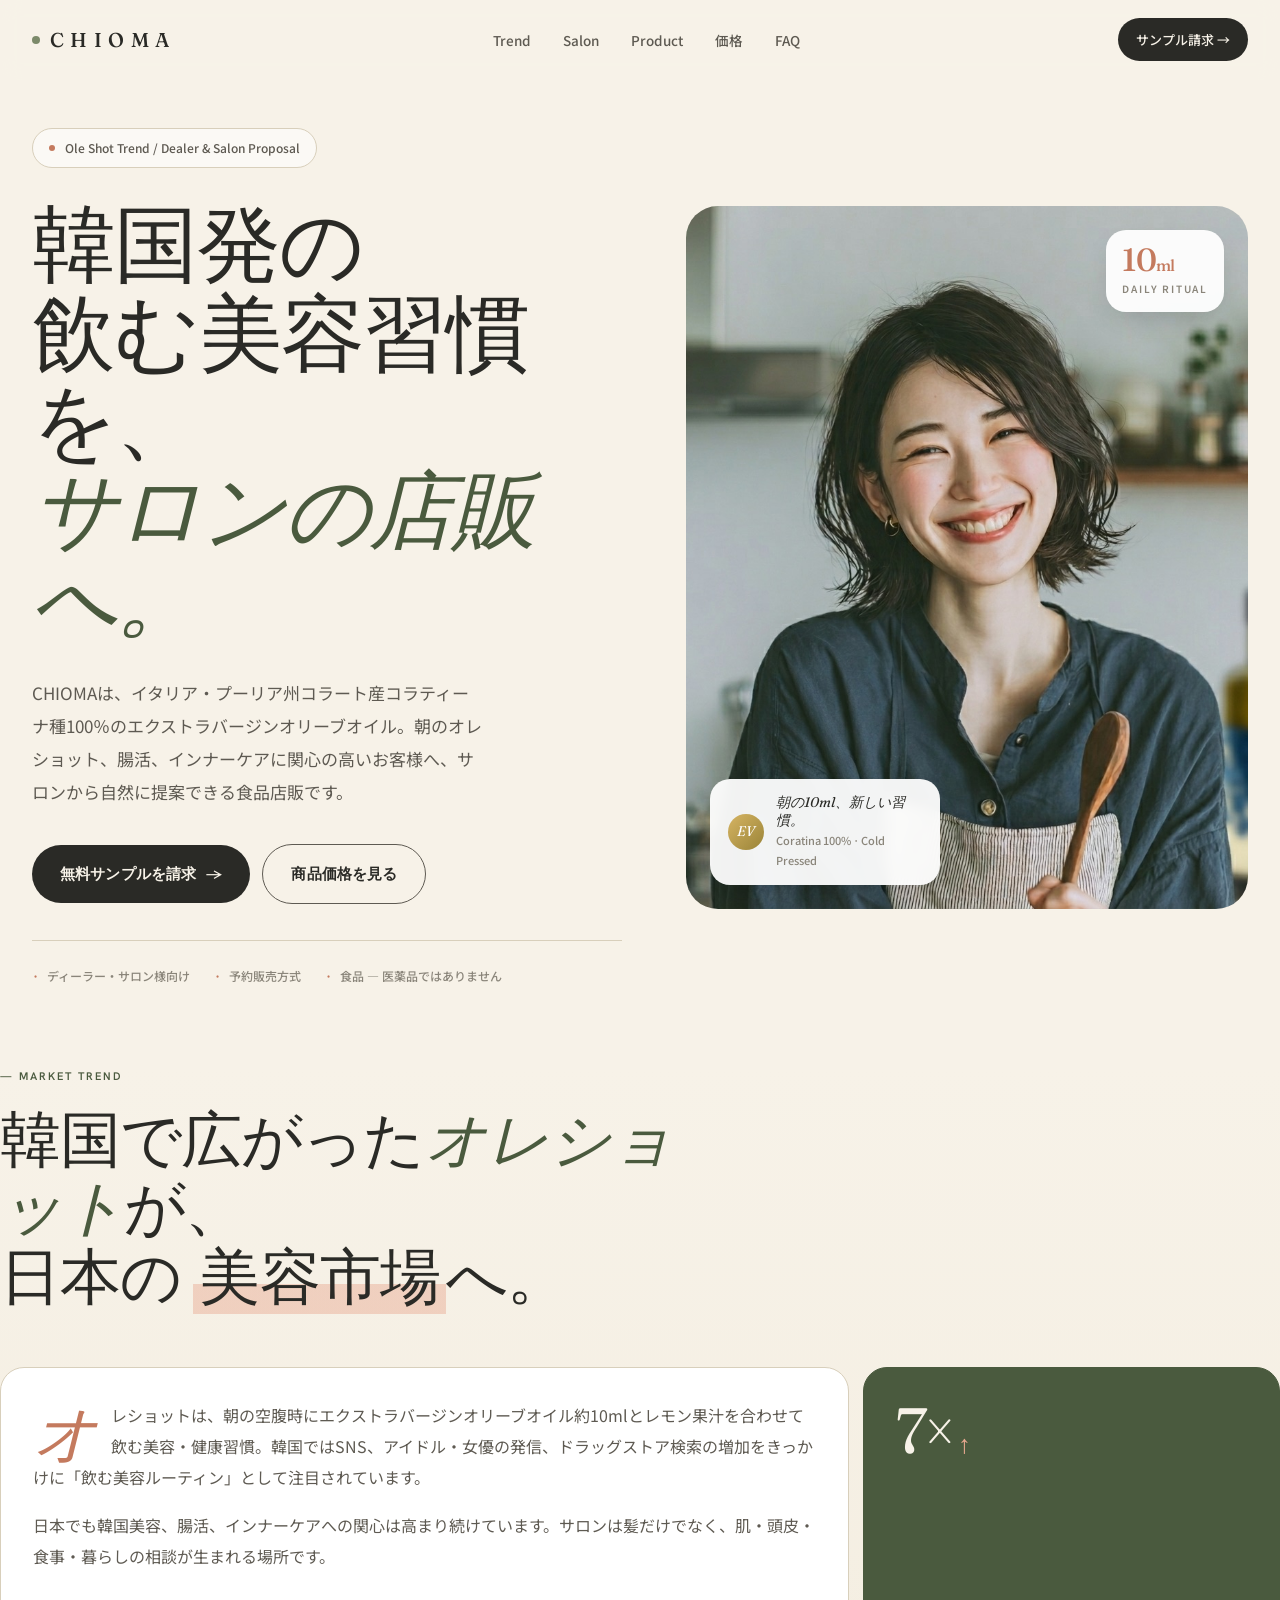
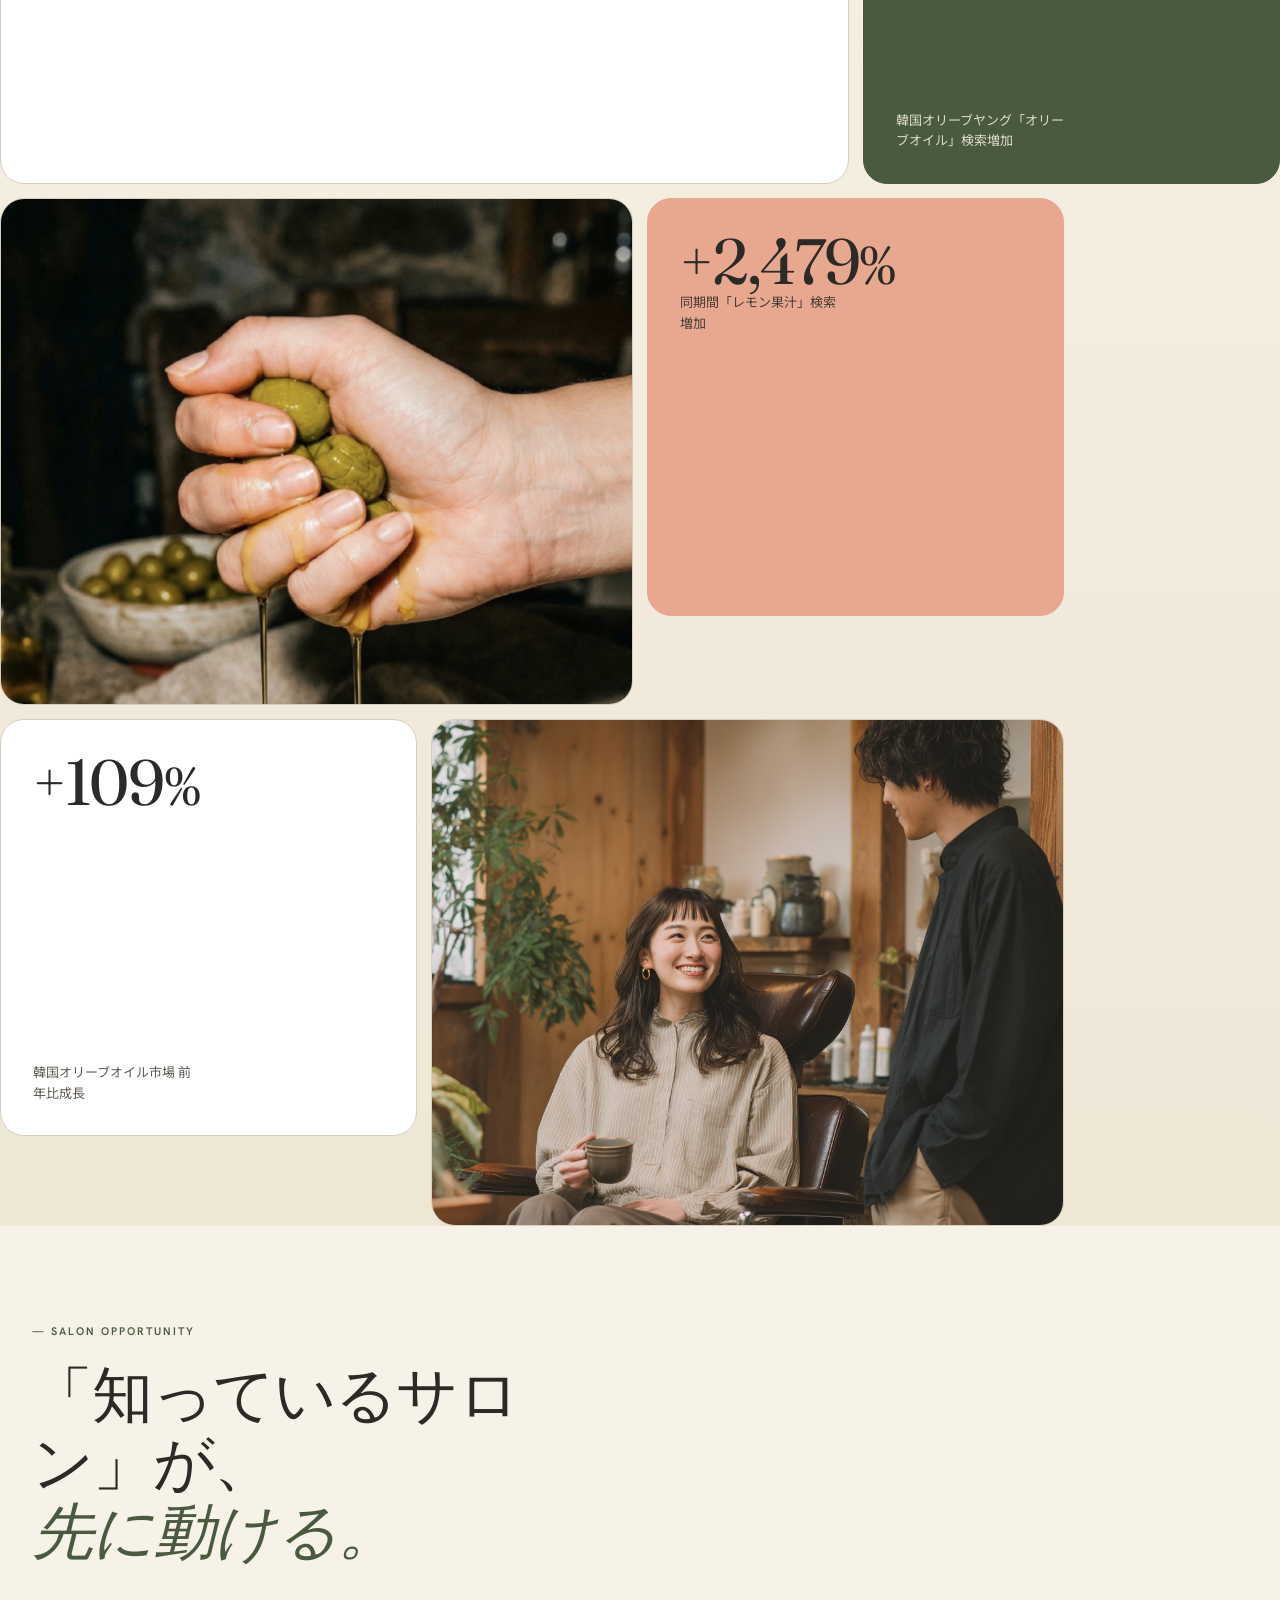
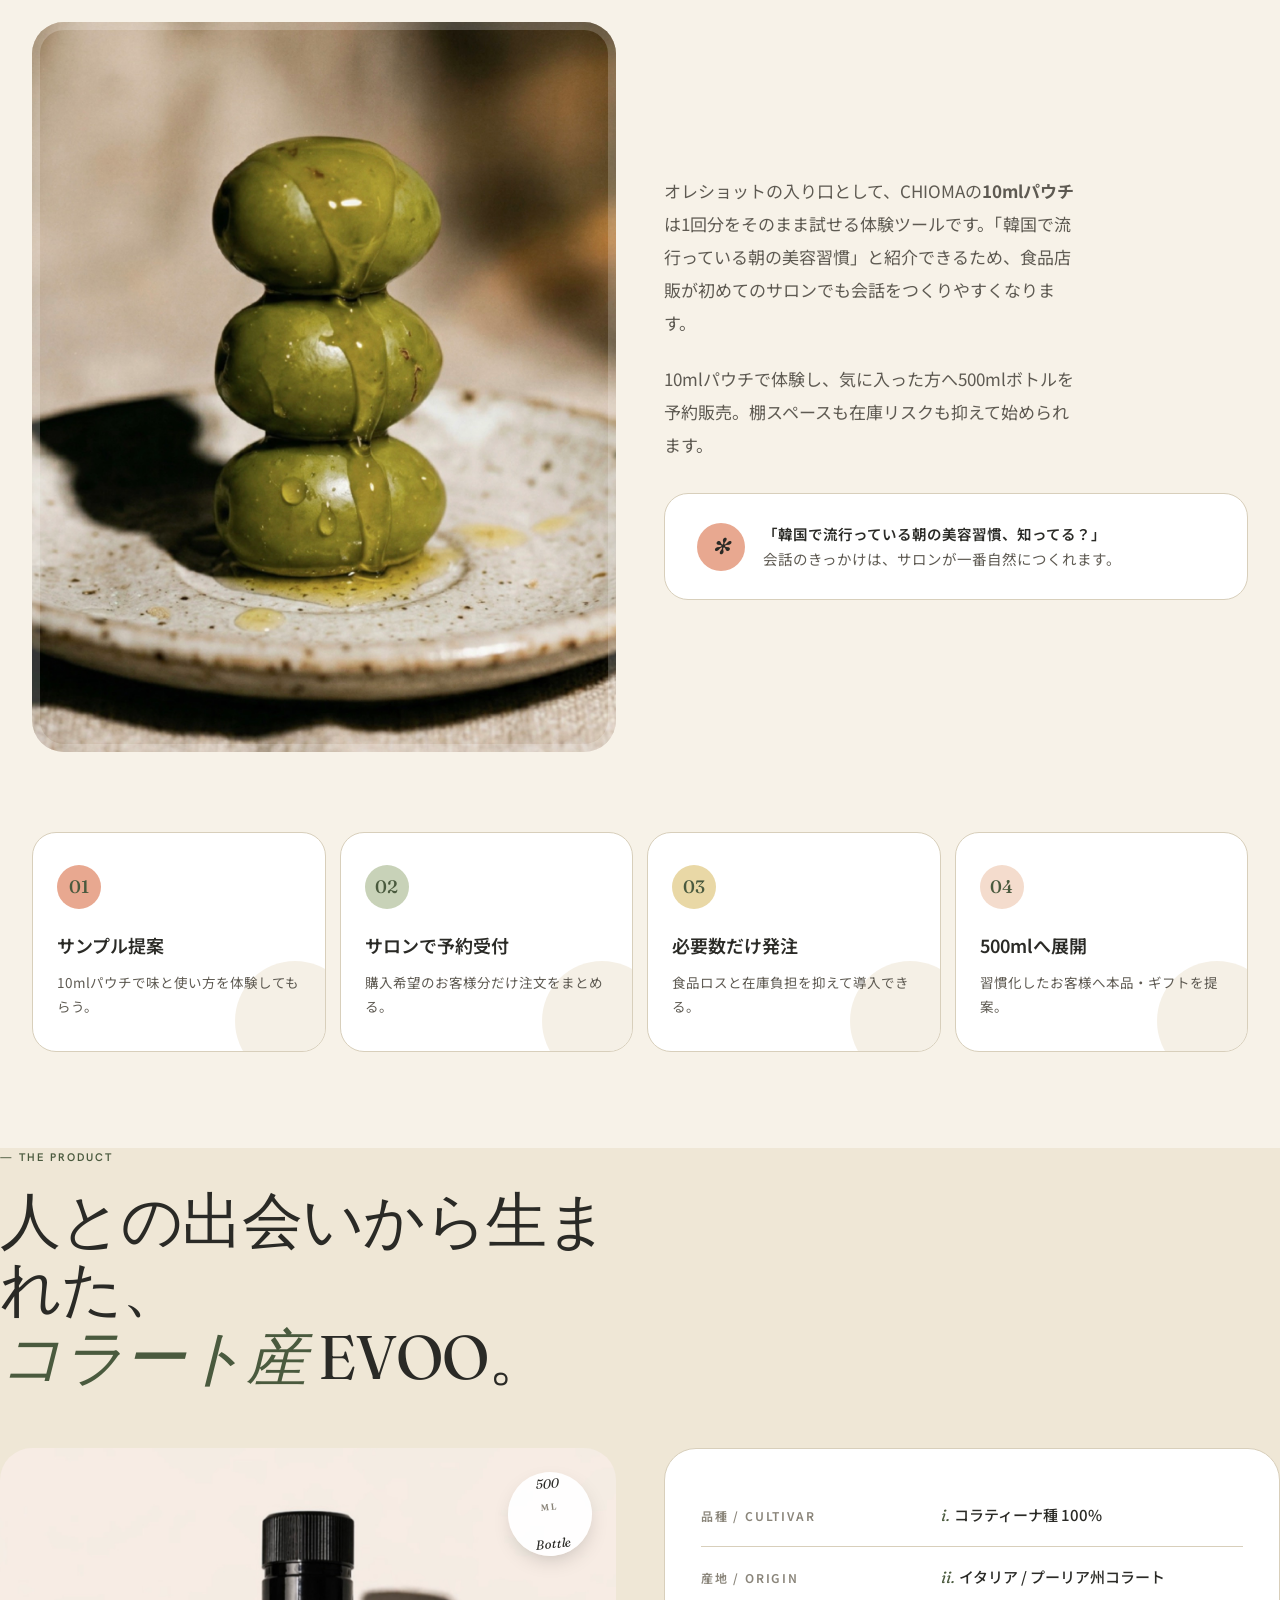
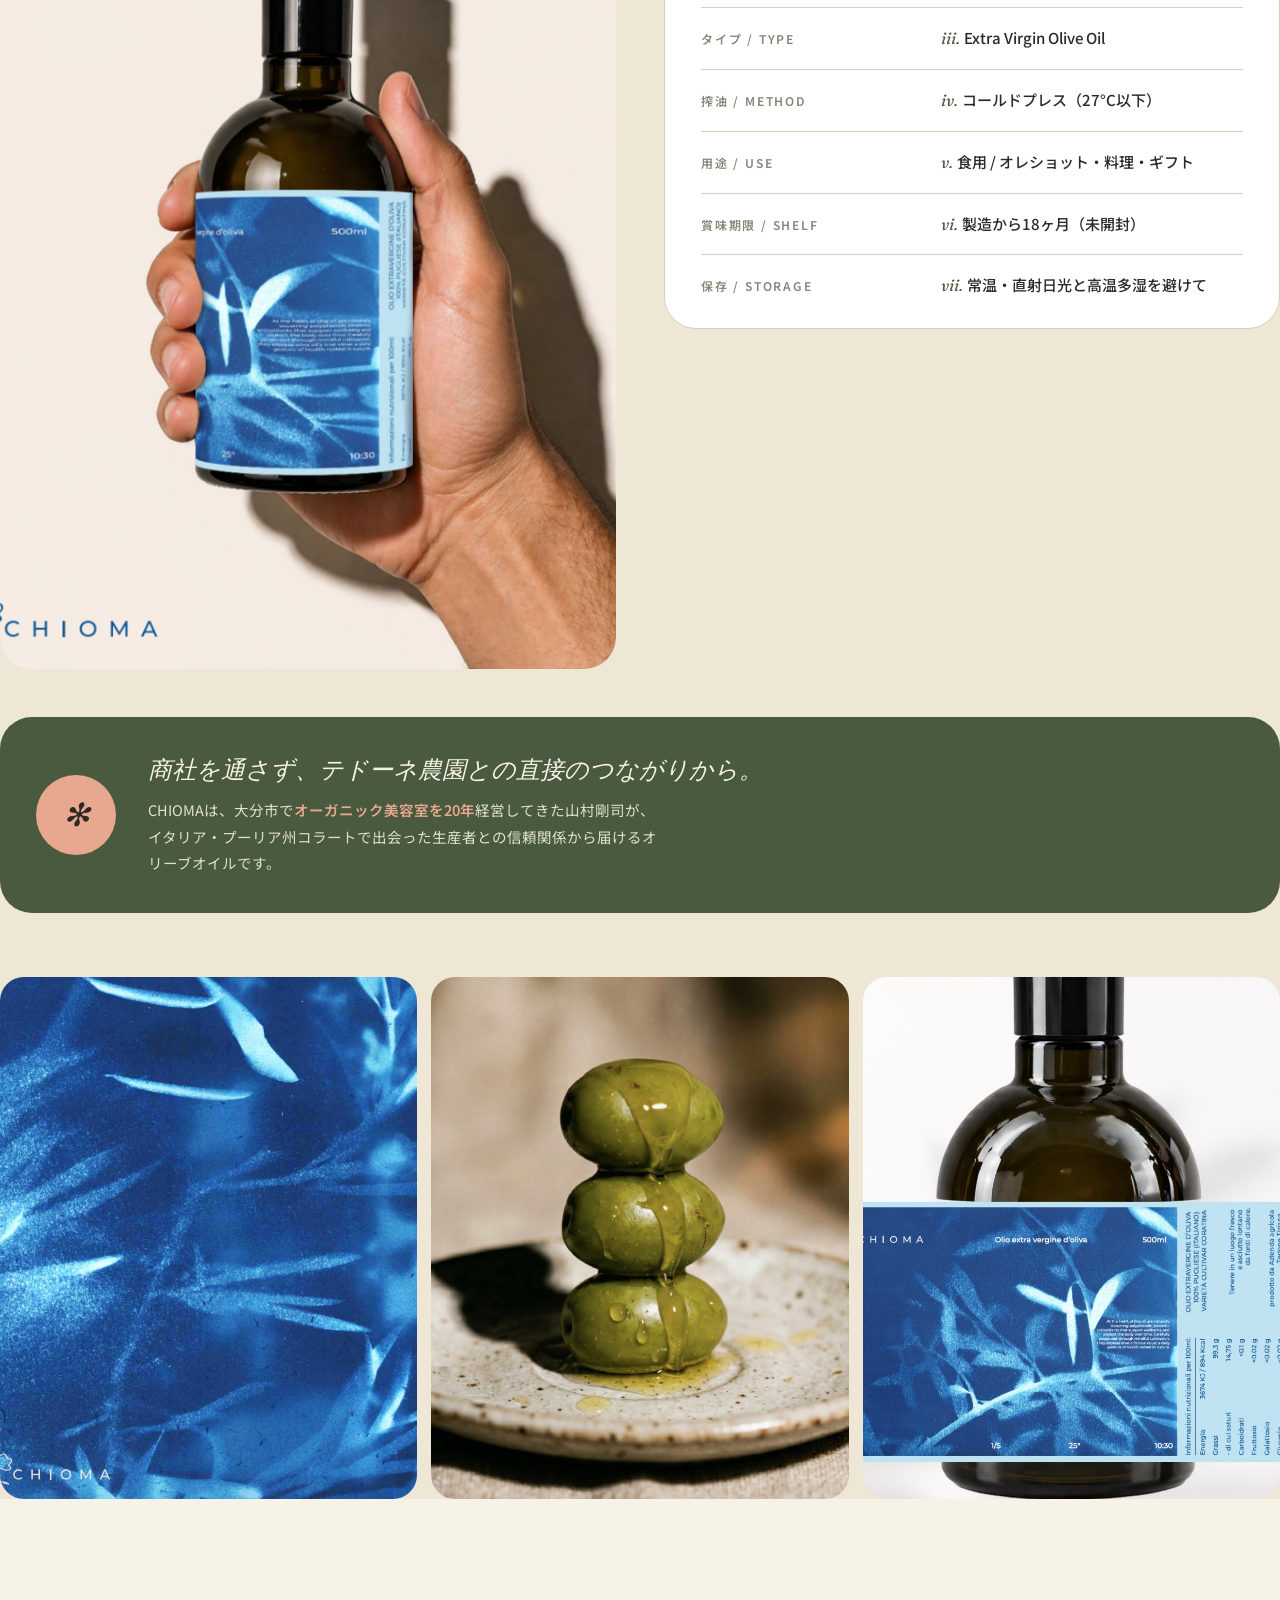
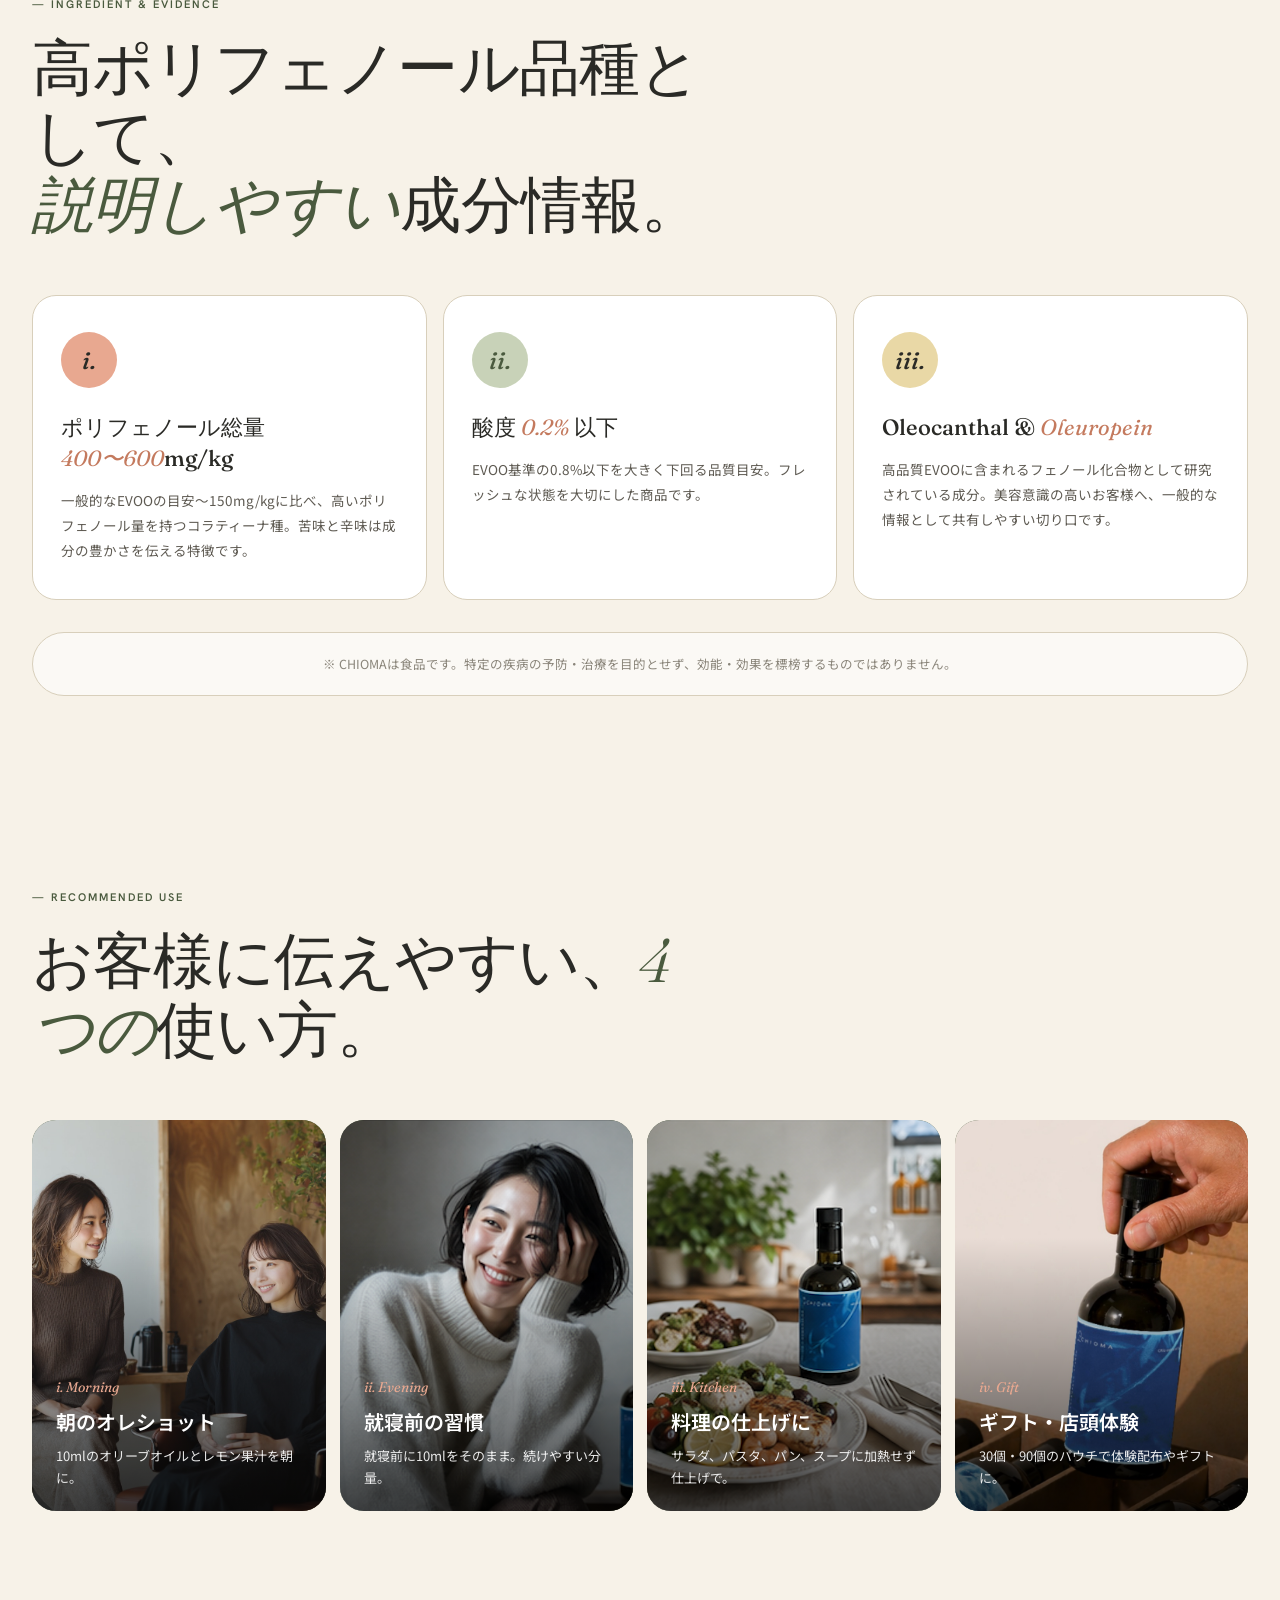
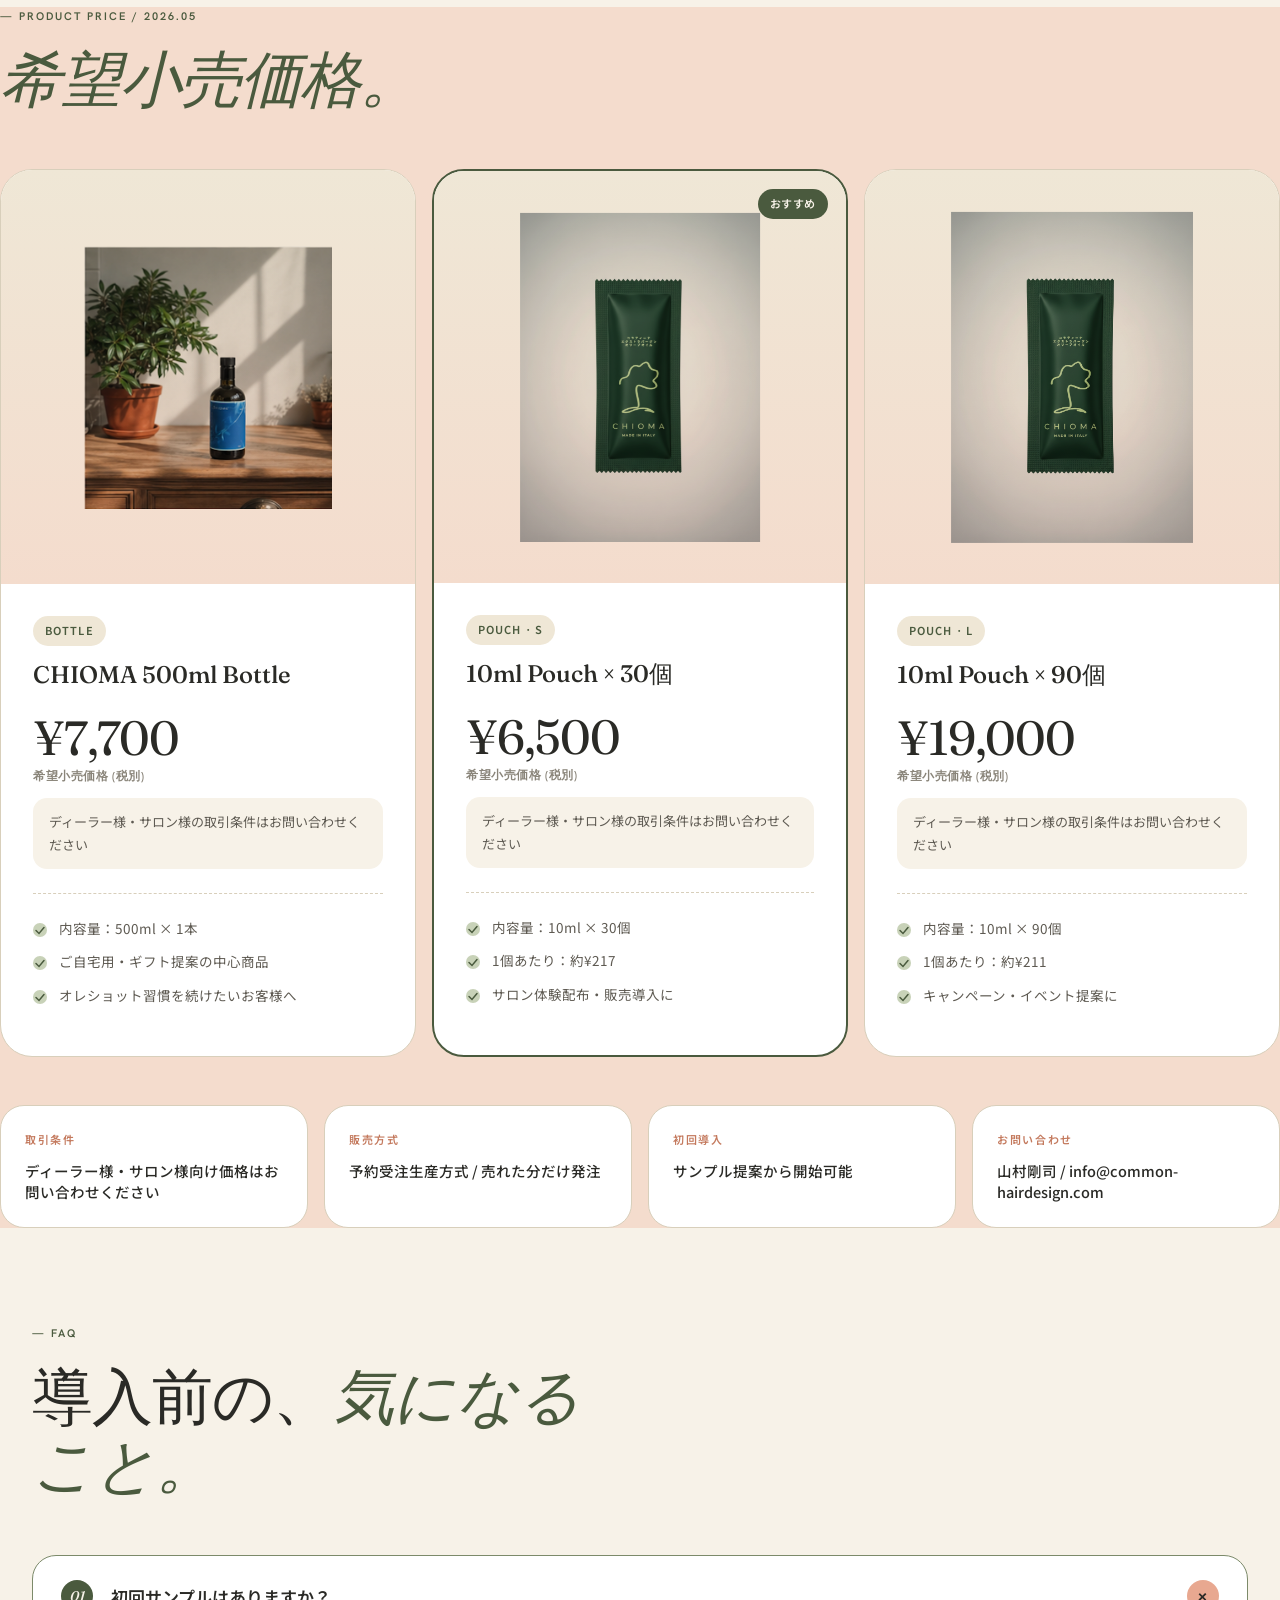
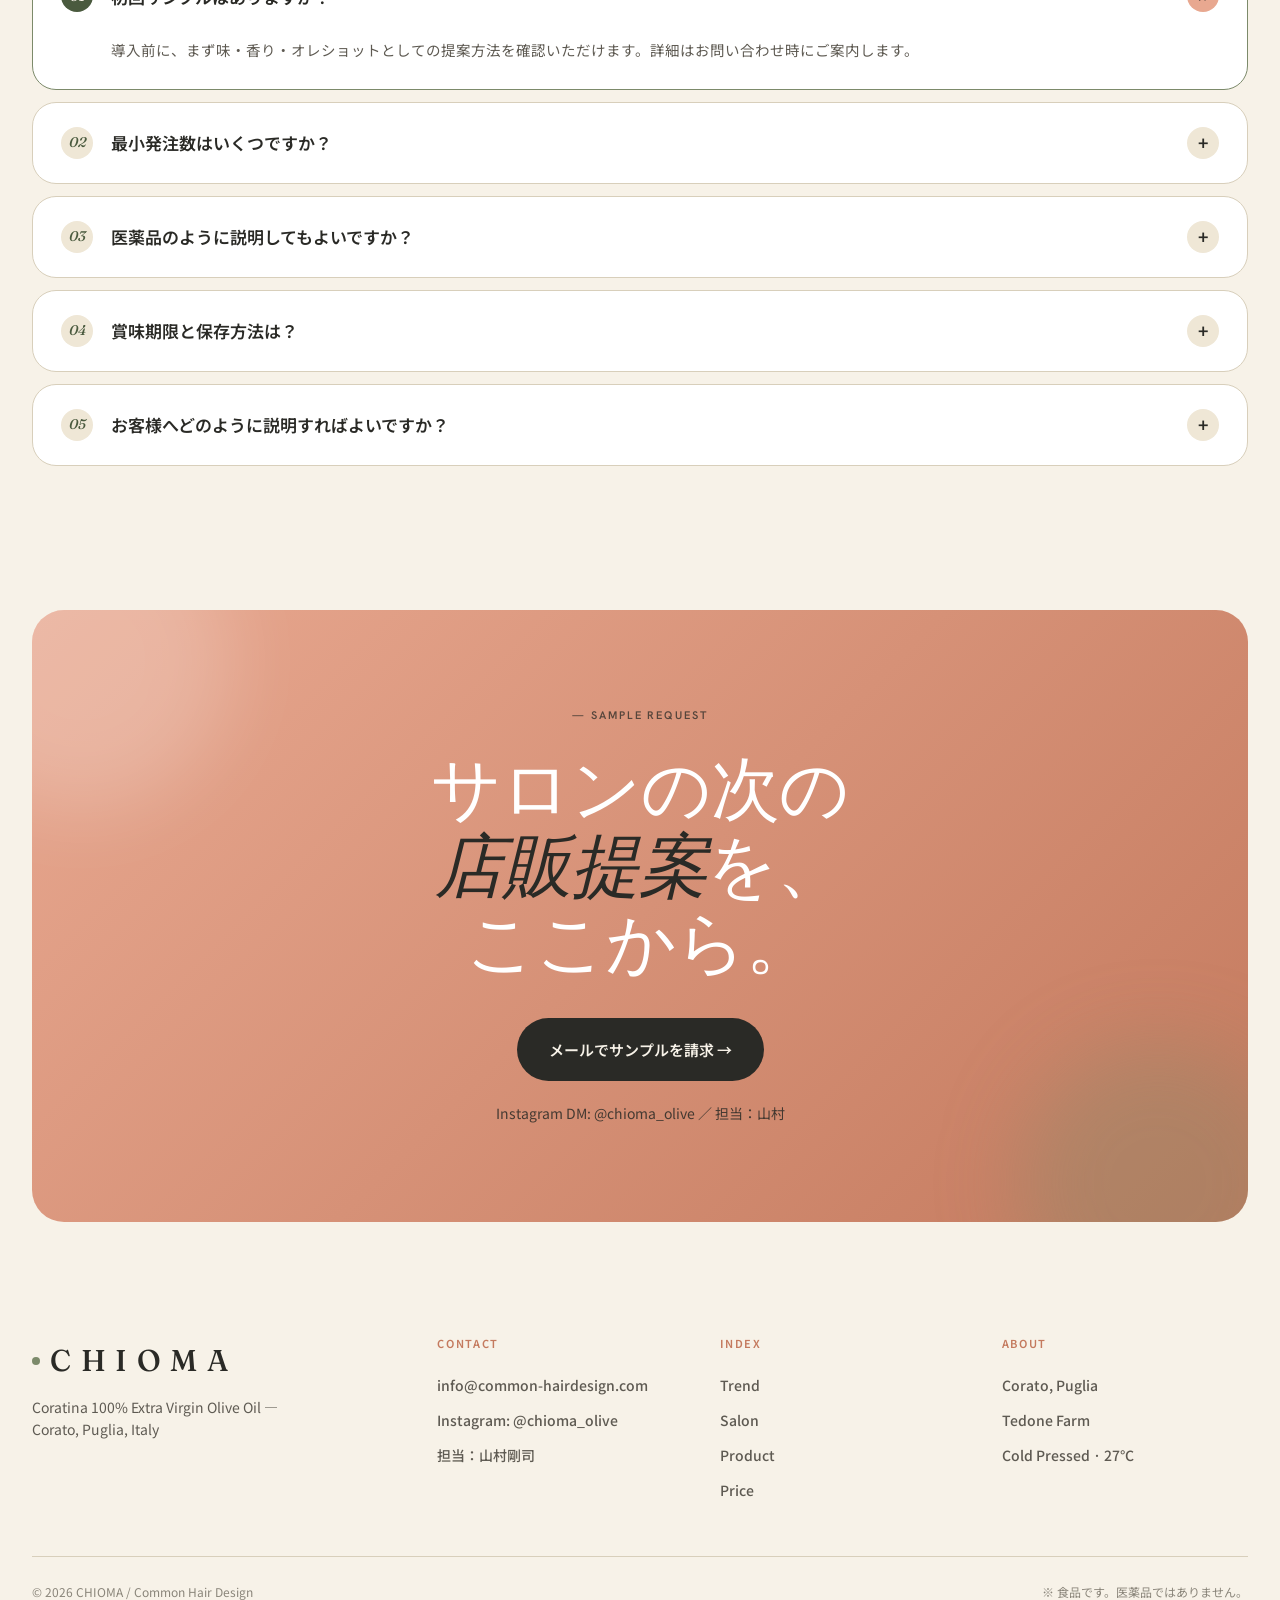
<file: v3-soft.html>
<!doctype html>
<html lang="ja">
<head><script type="text/javascript">
    (function(c,l,a,r,i,t,y){
        c[a]=c[a]||function(){(c[a].q=c[a].q||[]).push(arguments)};
        t=l.createElement(r);t.async=1;t.src="https://www.clarity.ms/tag/"+i;
        y=l.getElementsByTagName(r)[0];y.parentNode.insertBefore(t,y);
    })(window, document, "clarity", "script", "wsqenmv0xf");
</script>
<meta charset="utf-8">
<meta name="viewport" content="width=device-width, initial-scale=1">
<title>CHIOMA — Daily Ritual</title>
<link rel="preconnect" href="https://fonts.googleapis.com">
<link rel="preconnect" href="https://fonts.gstatic.com" crossorigin>
<link href="https://fonts.googleapis.com/css2?family=Fraunces:ital,wght@0,300;0,400;0,500;0,600;1,300;1,400;1,500&family=Hanken+Grotesk:wght@300;400;500;600;700&family=Noto+Sans+JP:wght@300;400;500;600;700&display=swap" rel="stylesheet">
<style>
  :root{
    --bg:#f7f2e8;
    --bg-2:#efe7d6;
    --bg-warm:#f4dccd;
    --sage:#7c8a6a;
    --sage-deep:#4a5a3e;
    --sage-soft:#c8d2b8;
    --peach:#e8a890;
    --peach-deep:#c47a5e;
    --ink:#2a2a26;
    --ink-2:#5e5a52;
    --ink-3:#8a857a;
    --line:#d8cfbb;
    --max:1280px;
    --radius:24px;
    --radius-l:32px;
  }
  *{box-sizing:border-box}
  html,body{margin:0;padding:0;background:var(--bg);color:var(--ink);overflow-x:hidden}
  body{
    font-family:"Noto Sans JP","Hanken Grotesk", system-ui, sans-serif;
    font-weight:400;line-height:1.8;
    -webkit-font-smoothing:antialiased;
  }
  img{max-width:100%;display:block}
  a{color:inherit;text-decoration:none}
  ::selection{background:var(--peach);color:var(--ink)}

  .display{font-family:"Fraunces", serif;font-weight:400;letter-spacing:-0.015em}
  .display-it{font-family:"Fraunces", serif;font-style:italic;font-weight:400}
  .latin{font-family:"Hanken Grotesk", sans-serif}
  .eyebrow{
    font-family:"Hanken Grotesk", sans-serif;
    text-transform:uppercase;letter-spacing:.18em;
    font-size:11px;font-weight:600;
    color:var(--sage-deep);
  }

  /* === Top bar === */
  .topbar{
    position:sticky;top:0;z-index:50;
    background:rgba(247,242,232,.85);
    backdrop-filter:blur(10px);
    -webkit-backdrop-filter:blur(10px);
    border-bottom:1px solid transparent;
    transition:border-color .3s, background .3s;
  }
  .topbar.scrolled{border-bottom-color:var(--line);background:rgba(247,242,232,.95)}
  .top-inner{
    max-width:var(--max);margin:0 auto;
    display:flex;justify-content:space-between;align-items:center;
    padding:18px 32px;gap:24px;
  }
  .top-logo{
    font-family:"Fraunces", serif;font-weight:500;letter-spacing:.32em;font-size:20px;
    display:flex;align-items:center;gap:10px;
  }
  .top-logo::before{
    content:"";width:8px;height:8px;border-radius:50%;background:var(--sage);
  }
  .top-nav{display:flex;gap:32px;align-items:center}
  .top-nav a{font-size:13.5px;color:var(--ink-2);font-weight:500;transition:color .2s}
  .top-nav a:hover{color:var(--ink)}
  .top-cta{
    display:inline-flex;align-items:center;gap:8px;
    padding:10px 18px;background:var(--ink);color:var(--bg);
    border-radius:999px;font-size:13px;font-weight:500;
    transition:.25s;
  }
  .top-cta:hover{background:var(--sage-deep);transform:translateY(-1px)}

  /* === HERO === */
  .hero{
    max-width:var(--max);margin:0 auto;
    padding:48px 32px 80px;
    display:grid;grid-template-columns:1.05fr 1fr;gap:64px;align-items:center;
    position:relative;
  }
  .hero-eye{display:inline-flex;align-items:center;gap:10px;padding:8px 16px;border:1px solid var(--line);border-radius:999px;background:rgba(255,255,255,.6);margin-bottom:32px}
  .hero-eye .dot{width:6px;height:6px;border-radius:50%;background:var(--peach-deep);animation:pulse 2.4s ease-in-out infinite}
  @keyframes pulse{0%,100%{opacity:1;transform:scale(1)}50%{opacity:.5;transform:scale(1.4)}}
  .hero-eye .lab{font-size:12px;font-weight:500;color:var(--ink-2)}

  .hero h1{
    font-family:"Fraunces",serif;font-weight:400;
    font-size:clamp(48px, 6.6vw, 96px);line-height:1.05;letter-spacing:-0.02em;
    margin:0;color:var(--ink);
    text-wrap:balance;
  }
  .hero h1 em{
    font-family:"Fraunces",serif;font-style:italic;font-weight:300;
    color:var(--sage-deep);
  }
  .hero h1 .underline{
    position:relative;display:inline-block;
  }
  .hero h1 .underline::after{
    content:"";position:absolute;left:0;right:0;bottom:.05em;height:.3em;
    background:var(--peach);opacity:.45;border-radius:999px;z-index:-1;
  }

  .hero-lede{
    margin:32px 0 36px;font-size:17px;line-height:1.95;color:var(--ink-2);
    max-width:50ch;
  }
  .hero-cta-row{display:flex;gap:12px;flex-wrap:wrap;align-items:center}
  .btn{
    display:inline-flex;align-items:center;gap:10px;
    padding:16px 28px;border-radius:999px;
    font-family:"Hanken Grotesk", sans-serif;font-size:14.5px;font-weight:600;letter-spacing:.01em;
    transition:.25s;
  }
  .btn-primary{background:var(--ink);color:var(--bg)}
  .btn-primary:hover{background:var(--sage-deep);transform:translateY(-2px);box-shadow:0 12px 30px -10px rgba(74,90,62,.5)}
  .btn-ghost{background:transparent;color:var(--ink);border:1px solid var(--ink-2)}
  .btn-ghost:hover{background:var(--ink);color:var(--bg);border-color:var(--ink)}
  .btn .arrow{transition:transform .25s}
  .btn:hover .arrow{transform:translateX(3px)}

  .hero-foot{
    margin-top:36px;padding-top:24px;
    border-top:1px solid var(--line);
    display:flex;flex-wrap:wrap;gap:24px;
    font-size:12px;color:var(--ink-3);font-weight:500;
  }
  .hero-foot span::before{content:"·";color:var(--peach-deep);margin-right:8px;font-weight:700}

  .hero-art{
    position:relative;
    aspect-ratio:4/5;
    border-radius:var(--radius-l);
    overflow:hidden;
    background:var(--peach);
  }
  .hero-art img{width:100%;height:100%;object-fit:cover}
  .hero-floater{
    position:absolute;
    background:rgba(255,255,255,.94);
    backdrop-filter:blur(6px);
    border-radius:20px;
    padding:14px 18px;
    display:flex;align-items:center;gap:12px;
    box-shadow:0 12px 28px -8px rgba(0,0,0,.18);
    z-index:2;
  }
  .hero-floater.bottom-left{bottom:24px;left:24px;max-width:230px}
  .hero-floater.top-right{top:24px;right:24px}
  .hero-floater .swatch{
    width:36px;height:36px;border-radius:50%;
    background:linear-gradient(135deg,#d6b463,#9a8438);
    flex-shrink:0;
    display:grid;place-items:center;color:#fff;font-family:"Fraunces",serif;font-style:italic;
    font-size:14px;
  }
  .hero-floater .copy .t{font-family:"Fraunces",serif;font-style:italic;font-size:14px;color:var(--ink);margin-bottom:2px;line-height:1.3}
  .hero-floater .copy .s{font-size:11px;color:var(--ink-3);font-weight:500}
  .hero-floater.top-right{display:flex;flex-direction:column;align-items:flex-start;gap:4px;padding:14px 16px}
  .hero-floater.top-right .big{font-family:"Fraunces",serif;font-size:32px;line-height:1;color:var(--peach-deep);font-weight:500;letter-spacing:-.02em}
  .hero-floater.top-right .lab{font-size:10px;text-transform:uppercase;letter-spacing:.18em;color:var(--ink-3);font-weight:600}

  /* === Decorative blobs === */
  .blob{
    position:absolute;border-radius:50%;filter:blur(50px);opacity:.55;pointer-events:none;z-index:-1;
  }
  .blob-1{width:380px;height:380px;background:var(--peach);top:-100px;left:-100px}
  .blob-2{width:340px;height:340px;background:var(--sage-soft);bottom:-100px;right:-80px}

  /* === Section === */
  section.spread{
    max-width:var(--max);margin:0 auto;
    padding:96px 32px;
  }
  .section-head{
    margin-bottom:56px;
    max-width:680px;
  }
  .section-head .eyebrow{margin-bottom:18px;display:block}
  .section-title{
    font-family:"Fraunces",serif;font-weight:400;
    font-size:clamp(36px, 4.8vw, 64px);line-height:1.12;letter-spacing:-.015em;
    margin:0;text-wrap:pretty;
  }
  .section-title em{font-family:"Fraunces",serif;font-style:italic;color:var(--sage-deep);font-weight:300}
  .section-title .mark{
    background:linear-gradient(180deg, transparent 60%, rgba(232,168,144,.45) 60%);
    padding:0 .1em;
  }

  /* === TREND === */
  .trend{
    background:linear-gradient(180deg, var(--bg) 0%, var(--bg-2) 100%);
  }
  .trend-grid{
    display:grid;
    grid-template-columns:repeat(6, 1fr);
    grid-auto-rows:auto;
    gap:14px;
  }
  .card{
    background:#fff;border-radius:var(--radius);
    padding:32px;
    border:1px solid var(--line);
    transition:transform .3s, box-shadow .3s;
  }
  .card:hover{transform:translateY(-4px);box-shadow:0 18px 40px -16px rgba(42,42,38,.18)}
  .card-photo{padding:0;overflow:hidden;border:1px solid var(--line)}
  .card-photo img{width:100%;height:100%;object-fit:cover}

  .c-text-1{grid-column:span 4;display:flex;flex-direction:column;justify-content:space-between}
  .c-text-1 p{font-size:16px;line-height:1.95;color:var(--ink-2);margin:0 0 16px}
  .c-text-1 p:first-of-type::first-letter{
    font-family:"Fraunces",serif;font-style:italic;font-size:64px;
    float:left;line-height:.85;padding:6px 12px 0 0;color:var(--peach-deep);font-weight:500;
  }
  .c-stat{
    grid-column:span 2;display:flex;flex-direction:column;justify-content:space-between;
    background:var(--sage-deep);color:var(--bg);border-color:var(--sage-deep);
    aspect-ratio:1/1;
  }
  .c-stat .big{font-family:"Fraunces",serif;font-size:64px;line-height:.95;letter-spacing:-.02em;font-weight:400}
  .c-stat .big small{font-size:.4em;font-style:italic;color:var(--peach);margin-left:4px;font-weight:300;font-family:"Fraunces",serif}
  .c-stat .lab{font-size:13px;line-height:1.6;color:rgba(247,242,232,.85);max-width:24ch;margin-top:auto}

  .c-photo-1{grid-column:span 3}
  .c-photo-1 img{aspect-ratio:5/4}
  .c-photo-2{grid-column:span 3}
  .c-photo-2 img{aspect-ratio:5/4}
  .c-stat-2{grid-column:span 2;background:var(--peach);color:var(--ink);border-color:var(--peach);aspect-ratio:1/1}
  .c-stat-2 .big{font-family:"Fraunces",serif;font-size:64px;line-height:.95;letter-spacing:-.02em;font-weight:400}
  .c-stat-2 .lab{font-size:13px;line-height:1.6;color:var(--ink);max-width:24ch;margin-top:auto;opacity:.85}
  .c-stat-3{grid-column:span 2;background:#fff;aspect-ratio:1/1;display:flex;flex-direction:column;justify-content:space-between}
  .c-stat-3 .big{font-family:"Fraunces",serif;font-size:64px;line-height:.95;color:var(--ink);font-weight:400;letter-spacing:-.02em}
  .c-stat-3 .lab{font-size:13px;line-height:1.6;color:var(--ink-2);max-width:24ch}

  /* === Salon === */
  .salon-grid{
    display:grid;grid-template-columns:1fr 1fr;gap:48px;align-items:center;
  }
  .salon-img{aspect-ratio:4/5;border-radius:var(--radius-l);overflow:hidden;position:relative}
  .salon-img img{width:100%;height:100%;object-fit:cover}
  .salon-img::after{
    content:"";position:absolute;inset:0;
    border:8px solid rgba(255,255,255,.2);border-radius:var(--radius-l);pointer-events:none;
  }
  .salon-body p{font-size:17px;line-height:1.95;color:var(--ink-2);margin:0 0 22px;max-width:46ch}
  .salon-callout{
    margin-top:32px;padding:28px 32px;
    background:#fff;border-radius:var(--radius);border:1px solid var(--line);
    display:grid;grid-template-columns:48px 1fr;gap:18px;align-items:center;
  }
  .salon-callout .icon{
    width:48px;height:48px;border-radius:50%;background:var(--peach);
    display:grid;place-items:center;color:var(--ink);font-family:"Fraunces",serif;font-style:italic;font-size:22px;
  }
  .salon-callout .copy{font-size:14.5px;color:var(--ink-2);line-height:1.7}
  .salon-callout .copy b{color:var(--ink);font-weight:600}

  /* === Process === */
  .process{
    margin-top:80px;
    display:grid;grid-template-columns:repeat(4,1fr);gap:14px;
  }
  .step{
    background:#fff;border-radius:var(--radius);padding:32px 24px;
    border:1px solid var(--line);
    position:relative;overflow:hidden;
    transition:transform .3s, box-shadow .3s;
  }
  .step:hover{transform:translateY(-4px);box-shadow:0 16px 36px -16px rgba(42,42,38,.2)}
  .step-num{
    width:44px;height:44px;border-radius:50%;
    background:var(--sage-soft);color:var(--sage-deep);
    display:grid;place-items:center;font-family:"Fraunces",serif;font-weight:500;font-size:18px;
    margin-bottom:20px;
  }
  .step:nth-child(1) .step-num{background:var(--peach)}
  .step:nth-child(2) .step-num{background:var(--sage-soft)}
  .step:nth-child(3) .step-num{background:#e9d8a6}
  .step:nth-child(4) .step-num{background:var(--bg-warm)}
  .step h3{font-family:"Noto Sans JP",sans-serif;font-weight:600;font-size:18px;margin:0 0 10px;color:var(--ink)}
  .step p{font-size:13.5px;color:var(--ink-2);line-height:1.75;margin:0}
  .step::after{
    content:"";position:absolute;right:-30px;bottom:-30px;
    width:120px;height:120px;border-radius:50%;
    background:var(--bg-2);opacity:.6;z-index:0;
  }
  .step > *{position:relative;z-index:1}

  /* === Product === */
  .product{
    background:var(--bg-2);
  }
  .product-grid{
    display:grid;grid-template-columns:1fr 1fr;gap:48px;align-items:start;
  }
  .product-photo{
    aspect-ratio:3/4;border-radius:var(--radius-l);overflow:hidden;
    background:var(--sage-deep);position:relative;
  }
  .product-photo img{width:100%;height:100%;object-fit:cover}
  .product-photo .stamp{
    position:absolute;top:24px;right:24px;
    width:84px;height:84px;border-radius:50%;
    background:rgba(255,255,255,.95);
    display:grid;place-items:center;text-align:center;
    font-family:"Fraunces",serif;font-style:italic;font-size:13px;line-height:1.2;color:var(--ink);
    box-shadow:0 8px 24px -10px rgba(0,0,0,.3);
    transform:rotate(-6deg);
  }
  .product-photo .stamp small{display:block;font-size:9px;letter-spacing:.18em;text-transform:uppercase;font-style:normal;font-weight:600;color:var(--ink-3);margin-top:2px}

  .spec-card{
    background:#fff;border-radius:var(--radius-l);
    border:1px solid var(--line);
    padding:36px 36px 12px;
  }
  .spec-row{
    display:grid;grid-template-columns:1fr 1.4fr;gap:24px;
    padding:18px 0;border-bottom:1px solid var(--line);
    align-items:baseline;
  }
  .spec-row:last-of-type{border-bottom:0}
  .spec-k{font-size:12px;text-transform:uppercase;letter-spacing:.15em;color:var(--ink-3);font-weight:600}
  .spec-v{font-family:"Noto Sans JP",sans-serif;font-size:15px;color:var(--ink);font-weight:500;line-height:1.5}
  .spec-v em{font-family:"Fraunces",serif;font-style:italic;font-weight:400;color:var(--sage-deep);font-size:1.1em;margin-right:4px}

  .origin{
    margin-top:48px;padding:36px;
    background:var(--sage-deep);color:var(--bg);
    border-radius:var(--radius-l);
    display:grid;grid-template-columns:auto 1fr;gap:32px;align-items:center;
  }
  .origin-icon{
    width:80px;height:80px;border-radius:50%;background:var(--peach);
    display:grid;place-items:center;color:var(--ink);font-family:"Fraunces",serif;font-style:italic;font-size:32px;
    flex-shrink:0;
  }
  .origin h3{font-family:"Fraunces",serif;font-style:italic;font-weight:400;font-size:24px;margin:0 0 10px;line-height:1.4}
  .origin p{font-size:14.5px;line-height:1.85;color:rgba(247,242,232,.88);margin:0;max-width:64ch}
  .origin p b{color:var(--peach);font-weight:600}

  .gallery{
    margin-top:64px;
    display:grid;grid-template-columns:repeat(3,1fr);gap:14px;
  }
  .gallery img{aspect-ratio:4/5;object-fit:cover;width:100%;border-radius:var(--radius)}

  /* === Evidence === */
  .ev-grid{display:grid;grid-template-columns:repeat(3,1fr);gap:16px}
  .ev-card{
    background:#fff;border-radius:var(--radius);
    border:1px solid var(--line);padding:36px 28px;
    transition:transform .3s, box-shadow .3s;
    position:relative;overflow:hidden;
  }
  .ev-card:hover{transform:translateY(-4px);box-shadow:0 18px 40px -16px rgba(42,42,38,.2)}
  .ev-card .num{
    width:56px;height:56px;border-radius:50%;
    background:var(--peach);color:var(--ink);
    display:grid;place-items:center;font-family:"Fraunces",serif;font-style:italic;font-weight:500;font-size:24px;
    margin-bottom:24px;
  }
  .ev-card:nth-child(2) .num{background:var(--sage-soft);color:var(--sage-deep)}
  .ev-card:nth-child(3) .num{background:#e9d8a6}
  .ev-card h3{font-family:"Fraunces",serif;font-weight:500;font-size:22px;margin:0 0 14px;line-height:1.4;color:var(--ink)}
  .ev-card h3 em{font-family:"Fraunces",serif;font-style:italic;color:var(--peach-deep);font-weight:400}
  .ev-card p{font-size:13.5px;line-height:1.85;color:var(--ink-2);margin:0}
  .disclaim{
    margin-top:32px;padding:20px 28px;border-radius:999px;
    background:rgba(255,255,255,.6);border:1px solid var(--line);
    text-align:center;font-size:12.5px;color:var(--ink-3);
  }

  /* === USE === */
  .use-grid{
    display:grid;grid-template-columns:repeat(4,1fr);gap:14px;
  }
  .use-card{
    position:relative;aspect-ratio:3/4;border-radius:var(--radius);overflow:hidden;
    background:var(--sage-deep);
    transition:transform .3s;
  }
  .use-card:hover{transform:translateY(-4px)}
  .use-card img{position:absolute;inset:0;width:100%;height:100%;object-fit:cover;transition:transform .6s}
  .use-card:hover img{transform:scale(1.05)}
  .use-card::after{
    content:"";position:absolute;inset:0;
    background:linear-gradient(180deg, rgba(0,0,0,0) 30%, rgba(0,0,0,.7) 100%);
  }
  .use-card .body{
    position:absolute;left:24px;right:24px;bottom:22px;color:var(--bg);z-index:2;
  }
  .use-card .num{
    display:inline-block;font-family:"Fraunces",serif;font-style:italic;font-weight:400;
    font-size:14px;color:var(--peach);margin-bottom:8px;
  }
  .use-card h3{font-family:"Noto Sans JP",sans-serif;font-weight:600;font-size:20px;margin:0 0 10px;line-height:1.3;color:#fff}
  .use-card p{font-size:13px;line-height:1.7;margin:0;color:rgba(255,255,255,.9)}

  /* === PRICING === */
  .pricing{background:var(--bg-warm)}
  .price-grid{display:grid;grid-template-columns:repeat(3,1fr);gap:16px}
  .price-card{
    background:#fff;border-radius:var(--radius-l);
    border:1px solid var(--line);
    padding:0;display:flex;flex-direction:column;
    overflow:hidden;
    transition:transform .3s, box-shadow .3s;
  }
  .price-card:hover{transform:translateY(-6px);box-shadow:0 24px 50px -20px rgba(42,42,38,.25)}
  .price-card.featured{border:2px solid var(--sage-deep);position:relative}
  .price-card.featured::before{
    content:"おすすめ";
    position:absolute;top:18px;right:18px;
    background:var(--sage-deep);color:var(--bg);
    font-size:11px;font-weight:600;padding:5px 12px;border-radius:999px;
    letter-spacing:.05em;
  }
  .price-visual{
    aspect-ratio:1/1;
    background:linear-gradient(180deg, var(--bg-2), var(--bg-warm));
    display:grid;place-items:center;overflow:hidden;
  }
  .price-visual img{width:60%;height:80%;object-fit:contain;mix-blend-mode:multiply}
  .price-info{padding:32px 32px 36px;display:flex;flex-direction:column;flex:1}
  .price-cat{
    display:inline-block;align-self:flex-start;
    padding:5px 12px;border-radius:999px;
    background:var(--bg-2);color:var(--sage-deep);
    font-size:11px;font-weight:600;letter-spacing:.1em;text-transform:uppercase;
    margin-bottom:14px;
  }
  .price-card h3{font-family:"Fraunces",serif;font-weight:500;font-size:24px;line-height:1.25;margin:0 0 24px;color:var(--ink)}
  .price-amt{
    font-family:"Fraunces",serif;font-weight:400;font-size:48px;line-height:1;
    letter-spacing:-.02em;color:var(--ink);
  }
  .price-amt small{
    display:block;margin-top:8px;
    font-family:"Hanken Grotesk",sans-serif;font-size:11.5px;font-weight:600;
    letter-spacing:.05em;color:var(--ink-3);text-transform:uppercase;
  }
  .price-sub{
    margin-top:16px;padding:12px 16px;border-radius:14px;
    background:var(--bg);
    font-size:13px;color:var(--ink-2);
  }
  .price-feat{
    margin-top:24px;padding-top:24px;border-top:1px dashed var(--line);
    list-style:none;padding-left:0;display:flex;flex-direction:column;gap:12px;
    font-size:13.5px;color:var(--ink-2);line-height:1.6;
  }
  .price-feat li{display:grid;grid-template-columns:18px 1fr;gap:8px;align-items:start}
  .price-feat li::before{
    content:"";width:14px;height:14px;border-radius:50%;background:var(--sage-soft);
    margin-top:5px;
    background-image:url("data:image/svg+xml;utf8,<svg xmlns='http://www.w3.org/2000/svg' viewBox='0 0 14 14'><path d='M3 7.5l3 3 5-6' fill='none' stroke='%234a5a3e' stroke-width='1.5' stroke-linecap='round'/></svg>");
    background-position:center;background-repeat:no-repeat;
  }

  .price-meta{
    margin-top:48px;
    display:grid;grid-template-columns:repeat(4,1fr);gap:16px;
  }
  .price-meta-item{
    background:#fff;padding:24px;border-radius:var(--radius);
    border:1px solid var(--line);
  }
  .price-meta-item .k{font-size:11px;letter-spacing:.15em;text-transform:uppercase;color:var(--peach-deep);font-weight:600;margin-bottom:10px}
  .price-meta-item .v{font-size:14.5px;color:var(--ink);font-weight:500;line-height:1.5}

  /* === FAQ === */
  .faq{display:flex;flex-direction:column;gap:12px}
  .faq details{
    background:#fff;border-radius:var(--radius);
    border:1px solid var(--line);
    transition:.3s;
    overflow:hidden;
  }
  .faq details[open]{border-color:var(--sage)}
  .faq summary{
    list-style:none;cursor:pointer;
    padding:24px 28px;
    display:grid;grid-template-columns:auto 1fr auto;gap:18px;align-items:center;
    font-family:"Noto Sans JP",sans-serif;font-weight:600;font-size:17px;color:var(--ink);
    line-height:1.5;
    transition:background .2s;
  }
  .faq summary:hover{background:var(--bg)}
  .faq summary::-webkit-details-marker{display:none}
  .faq summary .num{
    width:32px;height:32px;border-radius:50%;
    background:var(--bg-2);color:var(--sage-deep);
    display:grid;place-items:center;font-family:"Fraunces",serif;font-style:italic;font-size:14px;font-weight:500;
  }
  .faq details[open] summary .num{background:var(--sage-deep);color:var(--bg)}
  .faq summary .plus{
    width:32px;height:32px;border-radius:50%;
    background:var(--bg-2);color:var(--ink);
    display:grid;place-items:center;font-size:18px;
    transition:.3s;
  }
  .faq details[open] summary .plus{transform:rotate(45deg);background:var(--peach);color:var(--ink)}
  .faq details > div{
    padding:0 28px 24px 78px;
    font-size:14.5px;line-height:1.95;color:var(--ink-2);
  }

  /* === FINAL === */
  .final{
    margin:48px 32px;
    padding:96px 48px;
    background:linear-gradient(135deg, var(--peach) 0%, var(--peach-deep) 100%);
    border-radius:var(--radius-l);
    text-align:center;
    color:var(--ink);
    position:relative;overflow:hidden;
  }
  .final::before{
    content:"";position:absolute;top:-100px;left:-100px;
    width:300px;height:300px;border-radius:50%;
    background:rgba(255,255,255,.2);
    filter:blur(40px);
  }
  .final::after{
    content:"";position:absolute;bottom:-100px;right:-50px;
    width:280px;height:280px;border-radius:50%;
    background:rgba(124,138,106,.3);
    filter:blur(40px);
  }
  .final > *{position:relative;z-index:2}
  .final .eyebrow{margin-bottom:24px;color:var(--ink);opacity:.75}
  .final h2{
    font-family:"Fraunces",serif;font-weight:400;
    font-size:clamp(36px, 5.4vw, 72px);line-height:1.12;letter-spacing:-.015em;
    margin:0 auto 36px;max-width:18ch;color:#fff;
    text-wrap:balance;
  }
  .final h2 em{font-family:"Fraunces",serif;font-style:italic;font-weight:300;color:var(--ink)}
  .final-cta{
    display:inline-flex;align-items:center;gap:12px;
    padding:18px 32px;background:var(--ink);color:var(--bg);
    border-radius:999px;font-weight:600;font-size:15px;
    transition:.25s;
  }
  .final-cta:hover{background:#fff;color:var(--ink);transform:translateY(-2px);box-shadow:0 16px 40px -12px rgba(0,0,0,.35)}
  .final-sub{margin-top:20px;font-size:14px;color:rgba(42,42,38,.85)}

  /* === Footer === */
  footer{
    padding:64px 32px 36px;
    background:var(--bg);
  }
  .foot-inner{
    max-width:var(--max);margin:0 auto;
    display:grid;grid-template-columns:1.5fr 1fr 1fr 1fr;gap:36px;
  }
  .foot-logo{font-family:"Fraunces",serif;font-weight:500;font-size:30px;letter-spacing:.32em;display:flex;align-items:center;gap:10px}
  .foot-logo::before{content:"";width:8px;height:8px;border-radius:50%;background:var(--sage)}
  .foot-tag{font-size:14px;color:var(--ink-2);margin-top:8px;line-height:1.6;max-width:36ch}
  .foot-h{font-size:11px;text-transform:uppercase;letter-spacing:.15em;color:var(--peach-deep);font-weight:600;margin-bottom:14px}
  .foot-link{display:block;font-size:14px;color:var(--ink-2);padding:5px 0;font-weight:500}
  .foot-link:hover{color:var(--ink)}
  .foot-bottom{
    max-width:var(--max);margin:48px auto 0;padding-top:24px;
    border-top:1px solid var(--line);
    display:flex;justify-content:space-between;flex-wrap:wrap;gap:14px;
    font-size:12px;color:var(--ink-3);
  }

  @media (max-width:900px){
    .top-nav{display:none}
    .hero{grid-template-columns:1fr;padding-top:24px;gap:36px}
    section.spread{padding:64px 22px}
    .trend-grid{grid-template-columns:1fr}
    .c-text-1,.c-stat,.c-photo-1,.c-photo-2,.c-stat-2,.c-stat-3{grid-column:span 1}
    .c-stat,.c-stat-2,.c-stat-3{aspect-ratio:auto}
    .salon-grid,.product-grid,.foot-inner{grid-template-columns:1fr}
    .process,.ev-grid,.use-grid,.price-grid,.gallery,.price-meta{grid-template-columns:1fr 1fr}
    .origin{grid-template-columns:1fr;text-align:center}
    .origin-icon{justify-self:center}
    .final{margin:32px 16px;padding:64px 24px}
  }
</style>
</head>
<body>

<!-- top bar -->
<header class="topbar" id="topbar">
  <div class="top-inner">
    <div class="top-logo">CHIOMA</div>
    <nav class="top-nav">
      <a href="#trend">Trend</a>
      <a href="#salon">Salon</a>
      <a href="#product">Product</a>
      <a href="#pricing">価格</a>
      <a href="#faq">FAQ</a>
    </nav>
    <a href="mailto:info@common-hairdesign.com" class="top-cta">サンプル請求 →</a>
  </div>
</header>

<!-- HERO -->
<main>
<section class="hero" id="top">
  <div class="blob blob-1"></div>
  <div class="blob blob-2"></div>
  <div>
    <div class="hero-eye">
      <span class="dot"></span>
      <span class="lab">Ole Shot Trend / Dealer &amp; Salon Proposal</span>
    </div>
    <h1>
      韓国発の<br>
      <span class="underline">飲む美容</span>習慣を、<br>
      <em>サロンの店販へ。</em>
    </h1>
    <p class="hero-lede">
      CHIOMAは、イタリア・プーリア州コラート産コラティーナ種100％のエクストラバージンオリーブオイル。朝のオレショット、腸活、インナーケアに関心の高いお客様へ、サロンから自然に提案できる食品店販です。
    </p>
    <div class="hero-cta-row">
      <a class="btn btn-primary" href="mailto:info@common-hairdesign.com">無料サンプルを請求 <span class="arrow">→</span></a>
      <a class="btn btn-ghost" href="#pricing">商品価格を見る</a>
    </div>
    <div class="hero-foot">
      <span>ディーラー・サロン様向け</span>
      <span>予約販売方式</span>
      <span>食品 — 医薬品ではありません</span>
    </div>
  </div>
  <div class="hero-art">
    <img src="https://takeshibreks-glitch.github.io/chioma-lp/chioma-hero-woman.jpg" alt="キッチンでほほえむ女性とCHIOMAのボトル">
    <div class="hero-floater bottom-left">
      <div class="swatch">EV</div>
      <div class="copy">
        <div class="t">朝の10ml、新しい習慣。</div>
        <div class="s">Coratina 100% · Cold Pressed</div>
      </div>
    </div>
    <div class="hero-floater top-right">
      <span class="big">10<span style="font-size:.5em">ml</span></span>
      <span class="lab">Daily Ritual</span>
    </div>
  </div>
</section>

<!-- TREND -->
<section class="trend">
  <div class="spread">
    <div class="section-head">
      <span class="eyebrow">— Market Trend</span>
      <h2 class="section-title">韓国で広がった<em>オレショット</em>が、<br>日本の <span class="mark">美容市場</span>へ。</h2>
    </div>

    <div class="trend-grid">
      <div class="card c-text-1">
        <div>
          <p>オレショットは、朝の空腹時にエクストラバージンオリーブオイル約10mlとレモン果汁を合わせて飲む美容・健康習慣。韓国ではSNS、アイドル・女優の発信、ドラッグストア検索の増加をきっかけに「飲む美容ルーティン」として注目されています。</p>
          <p>日本でも韓国美容、腸活、インナーケアへの関心は高まり続けています。サロンは髪だけでなく、肌・頭皮・食事・暮らしの相談が生まれる場所です。</p>
        </div>
      </div>
      <div class="card c-stat">
        <div class="big">7×<small>↑</small></div>
        <div class="lab">韓国オリーブヤング「オリーブオイル」検索増加</div>
      </div>
      <div class="card card-photo c-photo-1">
        <img src="https://takeshibreks-glitch.github.io/chioma-lp/chioma-harvest-hand.jpg" alt="手で搾られるオリーブ">
      </div>
      <div class="card c-stat-2">
        <div class="big">+2,479<small>%</small></div>
        <div class="lab">同期間「レモン果汁」検索増加</div>
      </div>
      <div class="card c-stat-3">
        <div class="big">+109<small>%</small></div>
        <div class="lab">韓国オリーブオイル市場 前年比成長</div>
      </div>
      <div class="card card-photo c-photo-2">
        <img src="https://takeshibreks-glitch.github.io/chioma-lp/chioma-salon-talk-1.jpg" alt="サロンで美容師とお客様">
      </div>
    </div>
  </div>
</section>

<!-- SALON -->
<section class="spread" id="salon">
  <div class="section-head">
    <span class="eyebrow">— Salon Opportunity</span>
    <h2 class="section-title">「知っているサロン」が、<br><em>先に動ける。</em></h2>
  </div>

  <div class="salon-grid">
    <div class="salon-img">
      <img src="https://takeshibreks-glitch.github.io/chioma-lp/chioma-olive-stack.jpg" alt="オリーブにオイルをかけた一皿">
    </div>
    <div class="salon-body">
      <p>オレショットの入り口として、CHIOMAの<b>10mlパウチ</b>は1回分をそのまま試せる体験ツールです。「韓国で流行っている朝の美容習慣」と紹介できるため、食品店販が初めてのサロンでも会話をつくりやすくなります。</p>
      <p>10mlパウチで体験し、気に入った方へ500mlボトルを予約販売。棚スペースも在庫リスクも抑えて始められます。</p>
      <div class="salon-callout">
        <div class="icon">✻</div>
        <div class="copy"><b>「韓国で流行っている朝の美容習慣、知ってる？」</b><br>会話のきっかけは、サロンが一番自然につくれます。</div>
      </div>
    </div>
  </div>

  <!-- Process -->
  <div class="process">
    <div class="step">
      <div class="step-num">01</div>
      <h3>サンプル提案</h3>
      <p>10mlパウチで味と使い方を体験してもらう。</p>
    </div>
    <div class="step">
      <div class="step-num">02</div>
      <h3>サロンで予約受付</h3>
      <p>購入希望のお客様分だけ注文をまとめる。</p>
    </div>
    <div class="step">
      <div class="step-num">03</div>
      <h3>必要数だけ発注</h3>
      <p>食品ロスと在庫負担を抑えて導入できる。</p>
    </div>
    <div class="step">
      <div class="step-num">04</div>
      <h3>500mlへ展開</h3>
      <p>習慣化したお客様へ本品・ギフトを提案。</p>
    </div>
  </div>
</section>

<!-- PRODUCT -->
<section class="product">
  <div class="spread" id="product">
    <div class="section-head">
      <span class="eyebrow">— The Product</span>
      <h2 class="section-title">人との出会いから生まれた、<br><em>コラート産</em> EVOO。</h2>
    </div>

    <div class="product-grid">
      <div class="product-photo">
        <div class="stamp">500<small>ml</small><br>Bottle</div>
        <img src="https://takeshibreks-glitch.github.io/chioma-lp/chioma-product-hand.jpg" alt="500mlボトル">
      </div>
      <div class="spec-card">
        <div class="spec-row"><div class="spec-k">品種 / Cultivar</div><div class="spec-v"><em>i.</em>コラティーナ種 100%</div></div>
        <div class="spec-row"><div class="spec-k">産地 / Origin</div><div class="spec-v"><em>ii.</em>イタリア / プーリア州コラート</div></div>
        <div class="spec-row"><div class="spec-k">タイプ / Type</div><div class="spec-v"><em>iii.</em>Extra Virgin Olive Oil</div></div>
        <div class="spec-row"><div class="spec-k">搾油 / Method</div><div class="spec-v"><em>iv.</em>コールドプレス（27°C以下）</div></div>
        <div class="spec-row"><div class="spec-k">用途 / Use</div><div class="spec-v"><em>v.</em>食用 / オレショット・料理・ギフト</div></div>
        <div class="spec-row"><div class="spec-k">賞味期限 / Shelf</div><div class="spec-v"><em>vi.</em>製造から18ヶ月（未開封）</div></div>
        <div class="spec-row"><div class="spec-k">保存 / Storage</div><div class="spec-v"><em>vii.</em>常温・直射日光と高温多湿を避けて</div></div>
      </div>
    </div>

    <div class="origin">
      <div class="origin-icon">✻</div>
      <div>
        <h3>商社を通さず、テドーネ農園との直接のつながりから。</h3>
        <p>CHIOMAは、大分市で<b>オーガニック美容室を20年</b>経営してきた山村剛司が、イタリア・プーリア州コラートで出会った生産者との信頼関係から届けるオリーブオイルです。</p>
      </div>
    </div>

    <div class="gallery">
      <img src="https://takeshibreks-glitch.github.io/chioma-lp/chioma-blue-texture.jpg" alt="ブルーラベル">
      <img src="https://takeshibreks-glitch.github.io/chioma-lp/chioma-olive-stack.jpg" alt="オリーブとオイル">
      <img src="https://takeshibreks-glitch.github.io/chioma-lp/chioma-bottle-label-1.jpg" alt="ボトルラベル">
    </div>
  </div>
</section>

<!-- EVIDENCE -->
<section class="spread" id="evidence">
  <div class="section-head">
    <span class="eyebrow">— Ingredient &amp; Evidence</span>
    <h2 class="section-title">高ポリフェノール品種として、<br><em>説明しやすい</em>成分情報。</h2>
  </div>

  <div class="ev-grid">
    <div class="ev-card">
      <div class="num">i.</div>
      <h3>ポリフェノール総量<br><em>400〜600</em>mg/kg</h3>
      <p>一般的なEVOOの目安〜150mg/kgに比べ、高いポリフェノール量を持つコラティーナ種。苦味と辛味は成分の豊かさを伝える特徴です。</p>
    </div>
    <div class="ev-card">
      <div class="num">ii.</div>
      <h3>酸度 <em>0.2%</em> 以下</h3>
      <p>EVOO基準の0.8%以下を大きく下回る品質目安。フレッシュな状態を大切にした商品です。</p>
    </div>
    <div class="ev-card">
      <div class="num">iii.</div>
      <h3>Oleocanthal &amp; <em>Oleuropein</em></h3>
      <p>高品質EVOOに含まれるフェノール化合物として研究されている成分。美容意識の高いお客様へ、一般的な情報として共有しやすい切り口です。</p>
    </div>
  </div>
  <div class="disclaim">※ CHIOMAは食品です。特定の疾病の予防・治療を目的とせず、効能・効果を標榜するものではありません。</div>
</section>

<!-- USE -->
<section class="spread" id="use">
  <div class="section-head">
    <span class="eyebrow">— Recommended Use</span>
    <h2 class="section-title">お客様に伝えやすい、<em>4つの</em>使い方。</h2>
  </div>

  <div class="use-grid">
    <article class="use-card">
      <img src="https://takeshibreks-glitch.github.io/chioma-lp/chioma-salon-talk-2.jpg" alt="朝のオレショット">
      <div class="body">
        <span class="num">i. Morning</span>
        <h3>朝のオレショット</h3>
        <p>10mlのオリーブオイルとレモン果汁を朝に。</p>
      </div>
    </article>
    <article class="use-card">
      <img src="https://takeshibreks-glitch.github.io/chioma-lp/chioma-use-portrait.png" alt="就寝前の習慣">
      <div class="body">
        <span class="num">ii. Evening</span>
        <h3>就寝前の習慣</h3>
        <p>就寝前に10mlをそのまま。続けやすい分量。</p>
      </div>
    </article>
    <article class="use-card">
      <img src="https://takeshibreks-glitch.github.io/chioma-lp/chioma-use-dining.png" alt="料理の仕上げ">
      <div class="body">
        <span class="num">iii. Kitchen</span>
        <h3>料理の仕上げに</h3>
        <p>サラダ、パスタ、パン、スープに加熱せず仕上げで。</p>
      </div>
    </article>
    <article class="use-card">
      <img src="https://takeshibreks-glitch.github.io/chioma-lp/chioma-shipping-box.jpg" alt="ギフト・店頭体験">
      <div class="body">
        <span class="num">iv. Gift</span>
        <h3>ギフト・店頭体験</h3>
        <p>30個・90個のパウチで体験配布やギフトに。</p>
      </div>
    </article>
  </div>
</section>

<!-- PRICING -->
<section class="pricing">
  <div class="spread" id="pricing">
    <div class="section-head">
      <span class="eyebrow">— Product Price / 2026.05</span>
      <h2 class="section-title"><em>希望小売価格。</em></h2>
    </div>

    <div class="price-grid">
      <article class="price-card">
        <div class="price-visual"><img src="https://takeshibreks-glitch.github.io/chioma-lp/chioma-price-bottle.png" alt="500mlボトル"></div>
        <div class="price-info">
          <span class="price-cat">Bottle</span>
          <h3>CHIOMA 500ml Bottle</h3>
          <div class="price-amt">¥7,700<small>希望小売価格 (税別)</small></div>
          <div class="price-sub">ディーラー様・サロン様の取引条件はお問い合わせください</div>
          <ul class="price-feat">
            <li>内容量：500ml × 1本</li>
            <li>ご自宅用・ギフト提案の中心商品</li>
            <li>オレショット習慣を続けたいお客様へ</li>
          </ul>
        </div>
      </article>
      <article class="price-card featured">
        <div class="price-visual"><img src="https://takeshibreks-glitch.github.io/chioma-lp/chioma-green-pouch.png" alt="10mlパウチ30個"></div>
        <div class="price-info">
          <span class="price-cat">Pouch · S</span>
          <h3>10ml Pouch × 30個</h3>
          <div class="price-amt">¥6,500<small>希望小売価格 (税別)</small></div>
          <div class="price-sub">ディーラー様・サロン様の取引条件はお問い合わせください</div>
          <ul class="price-feat">
            <li>内容量：10ml × 30個</li>
            <li>1個あたり：約¥217</li>
            <li>サロン体験配布・販売導入に</li>
          </ul>
        </div>
      </article>
      <article class="price-card">
        <div class="price-visual"><img src="https://takeshibreks-glitch.github.io/chioma-lp/chioma-green-pouch.png" alt="10mlパウチ90個"></div>
        <div class="price-info">
          <span class="price-cat">Pouch · L</span>
          <h3>10ml Pouch × 90個</h3>
          <div class="price-amt">¥19,000<small>希望小売価格 (税別)</small></div>
          <div class="price-sub">ディーラー様・サロン様の取引条件はお問い合わせください</div>
          <ul class="price-feat">
            <li>内容量：10ml × 90個</li>
            <li>1個あたり：約¥211</li>
            <li>キャンペーン・イベント提案に</li>
          </ul>
        </div>
      </article>
    </div>

    <div class="price-meta">
      <div class="price-meta-item"><div class="k">取引条件</div><div class="v">ディーラー様・サロン様向け価格はお問い合わせください</div></div>
      <div class="price-meta-item"><div class="k">販売方式</div><div class="v">予約受注生産方式 / 売れた分だけ発注</div></div>
      <div class="price-meta-item"><div class="k">初回導入</div><div class="v">サンプル提案から開始可能</div></div>
      <div class="price-meta-item"><div class="k">お問い合わせ</div><div class="v">山村剛司 / info@common-hairdesign.com</div></div>
    </div>
  </div>
</section>

<!-- FAQ -->
<section class="spread" id="faq">
  <div class="section-head">
    <span class="eyebrow">— FAQ</span>
    <h2 class="section-title">導入前の、<em>気になること。</em></h2>
  </div>

  <div class="faq">
    <details open>
      <summary>
        <span class="num">01</span>
        <span>初回サンプルはありますか？</span>
        <span class="plus">+</span>
      </summary>
      <div>導入前に、まず味・香り・オレショットとしての提案方法を確認いただけます。詳細はお問い合わせ時にご案内します。</div>
    </details>
    <details>
      <summary>
        <span class="num">02</span>
        <span>最小発注数はいくつですか？</span>
        <span class="plus">+</span>
      </summary>
      <div>予約販売方式のため、売れた分だけ発注しやすい設計です。ロットや納期は取引条件に合わせてご案内します。</div>
    </details>
    <details>
      <summary>
        <span class="num">03</span>
        <span>医薬品のように説明してもよいですか？</span>
        <span class="plus">+</span>
      </summary>
      <div>いいえ。CHIOMAは食品です。成分に関する一般的な情報や、食習慣としての取り入れ方をご案内ください。疾病の予防・治療や効能効果をうたう表現は避けてください。</div>
    </details>
    <details>
      <summary>
        <span class="num">04</span>
        <span>賞味期限と保存方法は？</span>
        <span class="plus">+</span>
      </summary>
      <div>賞味期限は製造から18ヶ月（未開封）です。直射日光・高温多湿を避けて常温保存し、開封後は3ヶ月以内を目安にご使用ください。</div>
    </details>
    <details>
      <summary>
        <span class="num">05</span>
        <span>お客様へどのように説明すればよいですか？</span>
        <span class="plus">+</span>
      </summary>
      <div>「韓国で話題のオレショットをご存知ですか？」をきっかけに、10mlパウチを1回分として試してもらう流れがおすすめです。気に入った方へ500mlボトルを予約販売で提案できます。</div>
    </details>
  </div>
</section>

<!-- FINAL -->
<section class="final">
  <div class="eyebrow">— Sample Request</div>
  <h2>サロンの次の<em>店販提案</em>を、<br>ここから。</h2>
  <a class="final-cta" href="mailto:info@common-hairdesign.com">メールでサンプルを請求 →</a>
  <div class="final-sub">Instagram DM: @chioma_olive ／ 担当：山村</div>
</section>
</main>

<footer>
  <div class="foot-inner">
    <div>
      <div class="foot-logo">CHIOMA</div>
      <div class="foot-tag">Coratina 100% Extra Virgin Olive Oil — Corato, Puglia, Italy</div>
    </div>
    <div>
      <div class="foot-h">Contact</div>
      <a class="foot-link" href="mailto:info@common-hairdesign.com">info@common-hairdesign.com</a>
      <a class="foot-link">Instagram: @chioma_olive</a>
      <a class="foot-link">担当：山村剛司</a>
    </div>
    <div>
      <div class="foot-h">Index</div>
      <a class="foot-link" href="#trend">Trend</a>
      <a class="foot-link" href="#salon">Salon</a>
      <a class="foot-link" href="#product">Product</a>
      <a class="foot-link" href="#pricing">Price</a>
    </div>
    <div>
      <div class="foot-h">About</div>
      <a class="foot-link">Corato, Puglia</a>
      <a class="foot-link">Tedone Farm</a>
      <a class="foot-link">Cold Pressed · 27°C</a>
    </div>
  </div>
  <div class="foot-bottom">
    <span>© 2026 CHIOMA / Common Hair Design</span>
    <span>※ 食品です。医薬品ではありません。</span>
  </div>
</footer>

<script>
  const tb = document.getElementById('topbar');
  window.addEventListener('scroll', () => {
    if (window.scrollY > 30) tb.classList.add('scrolled'); else tb.classList.remove('scrolled');
  }, { passive:true });
</script>

</body>
</html>
</file>
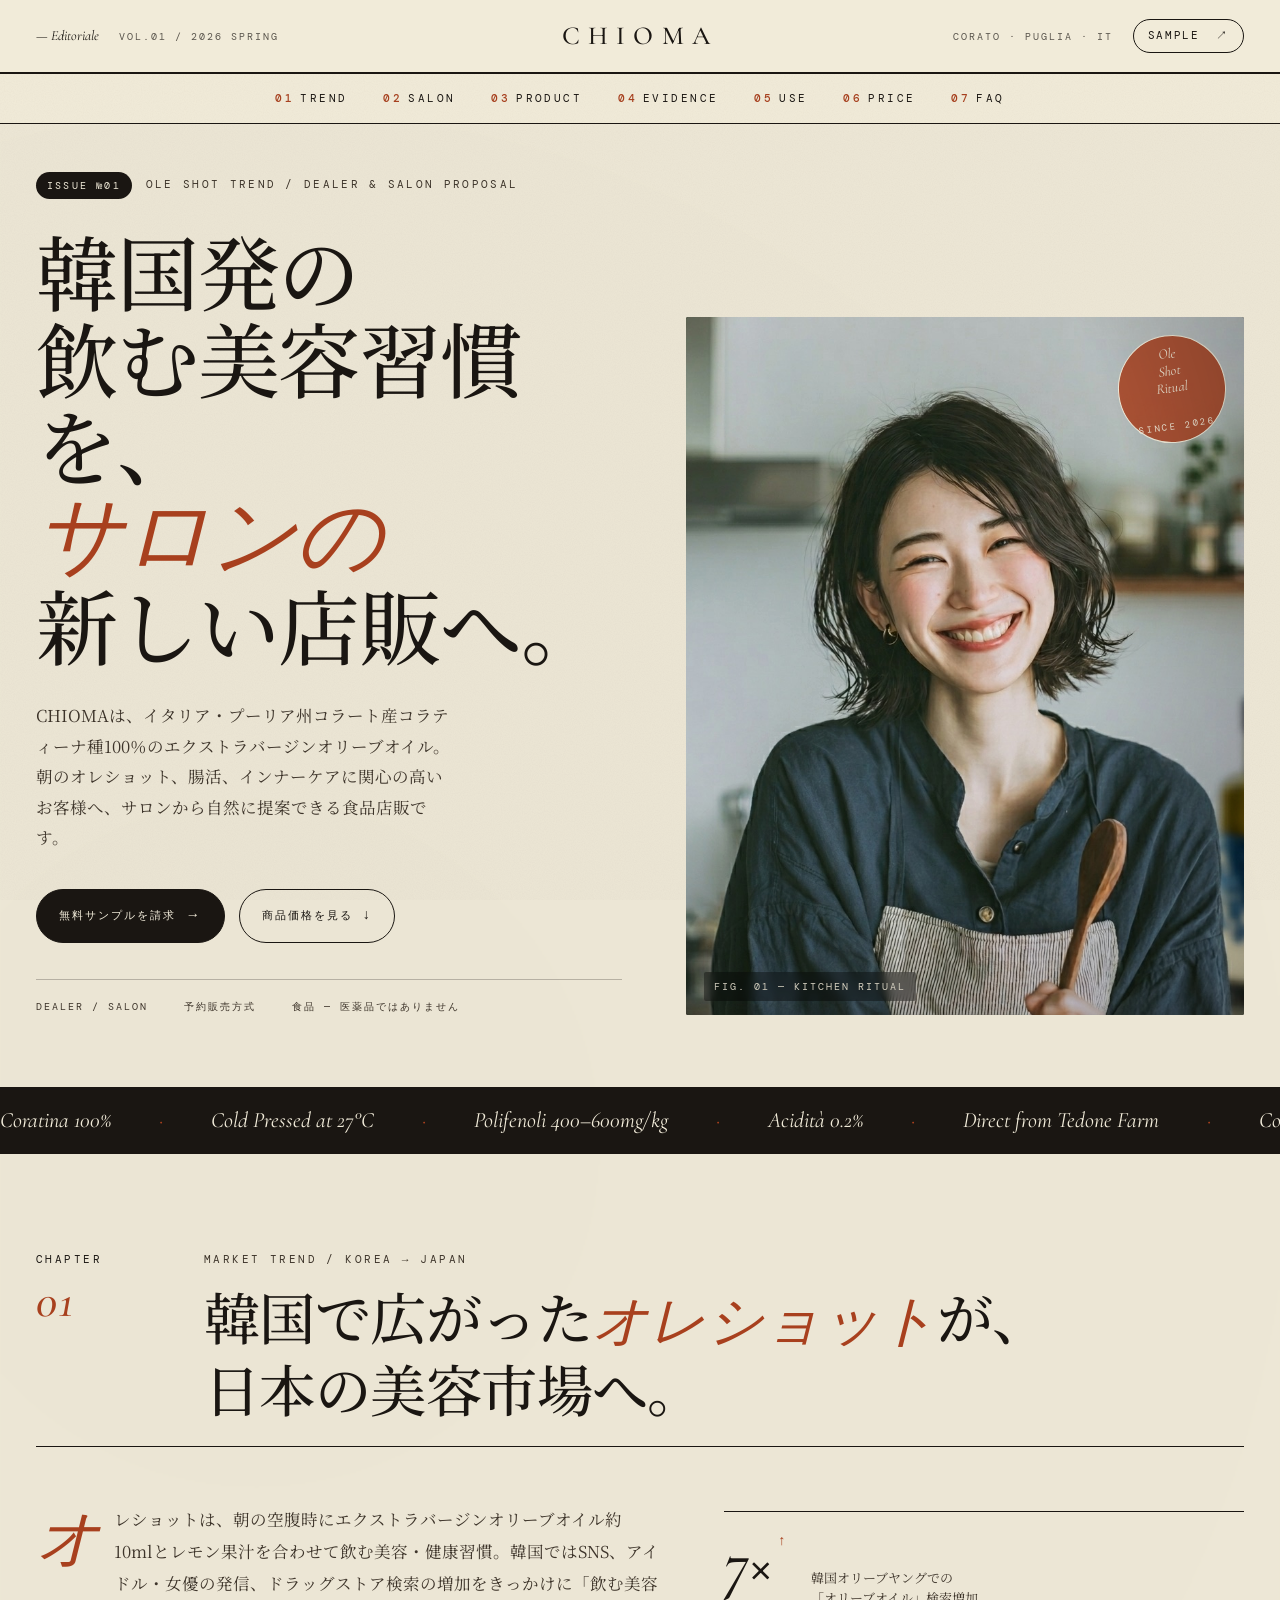
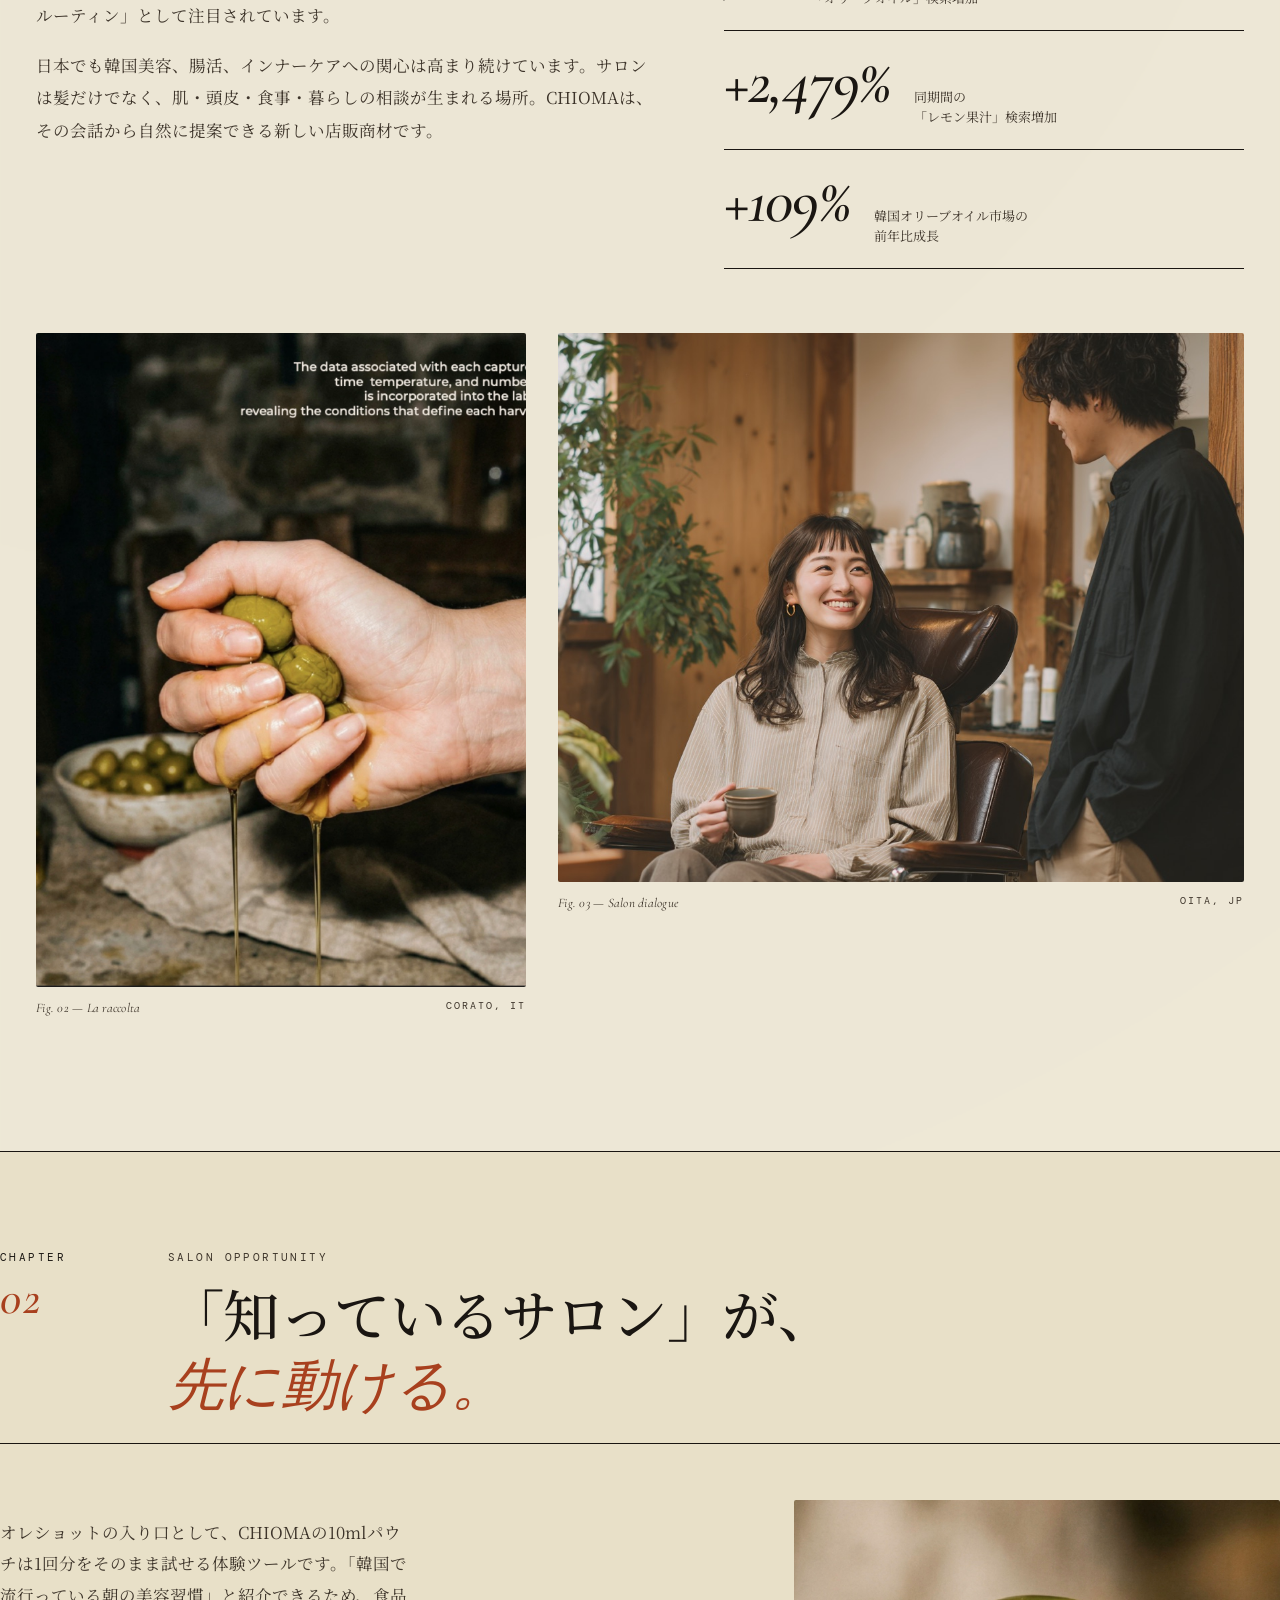
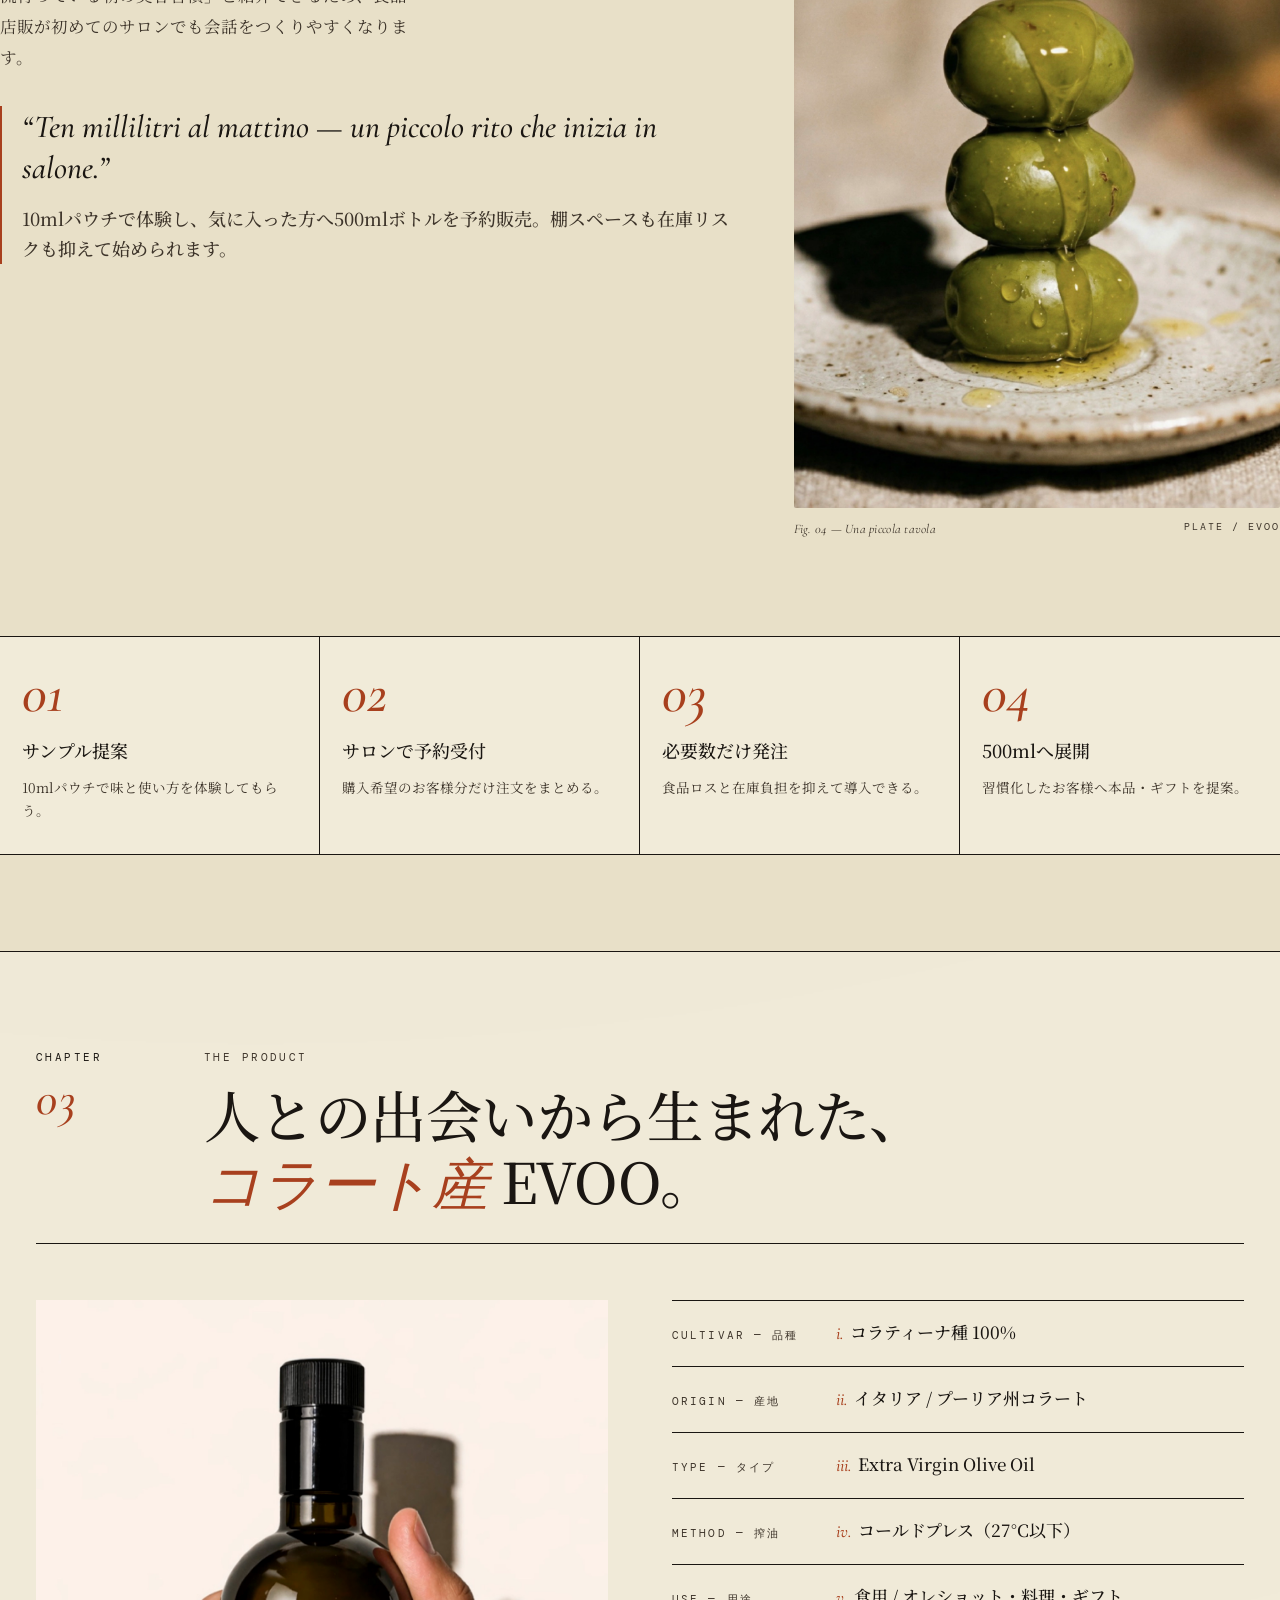
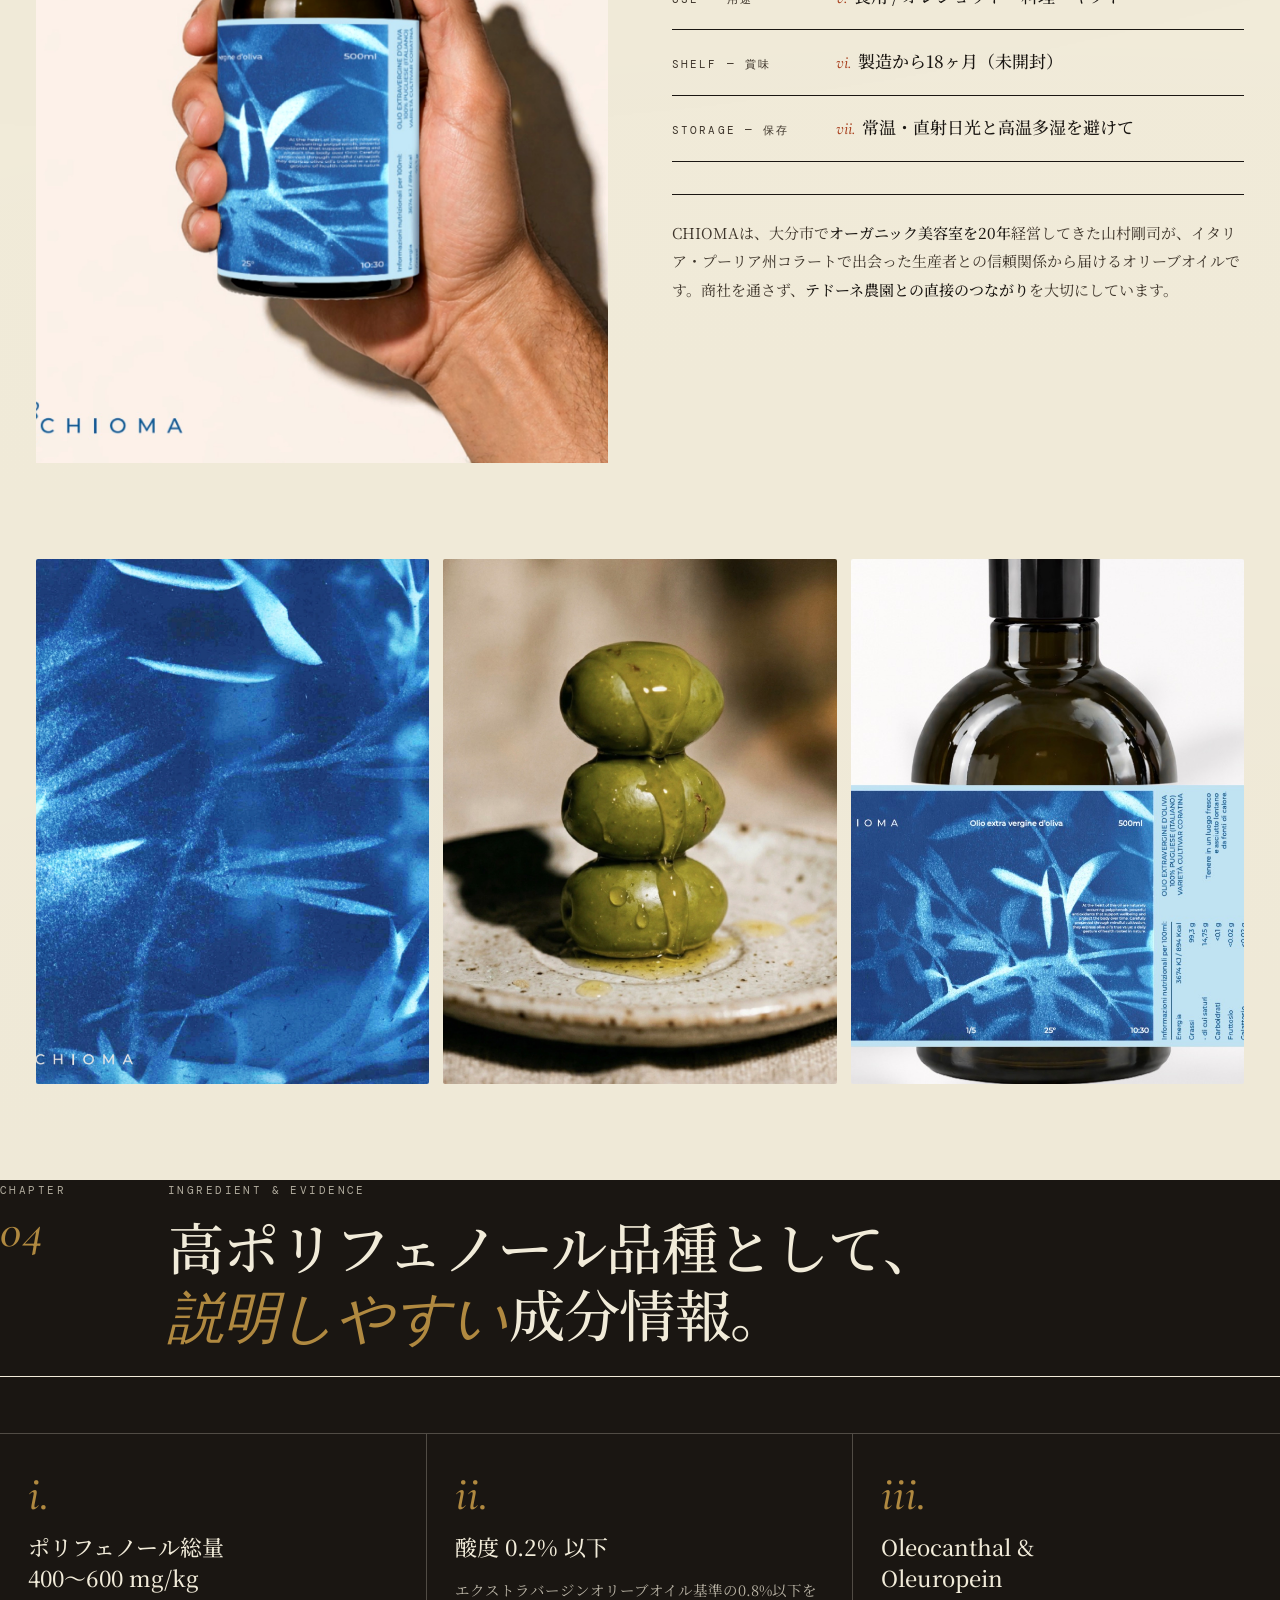
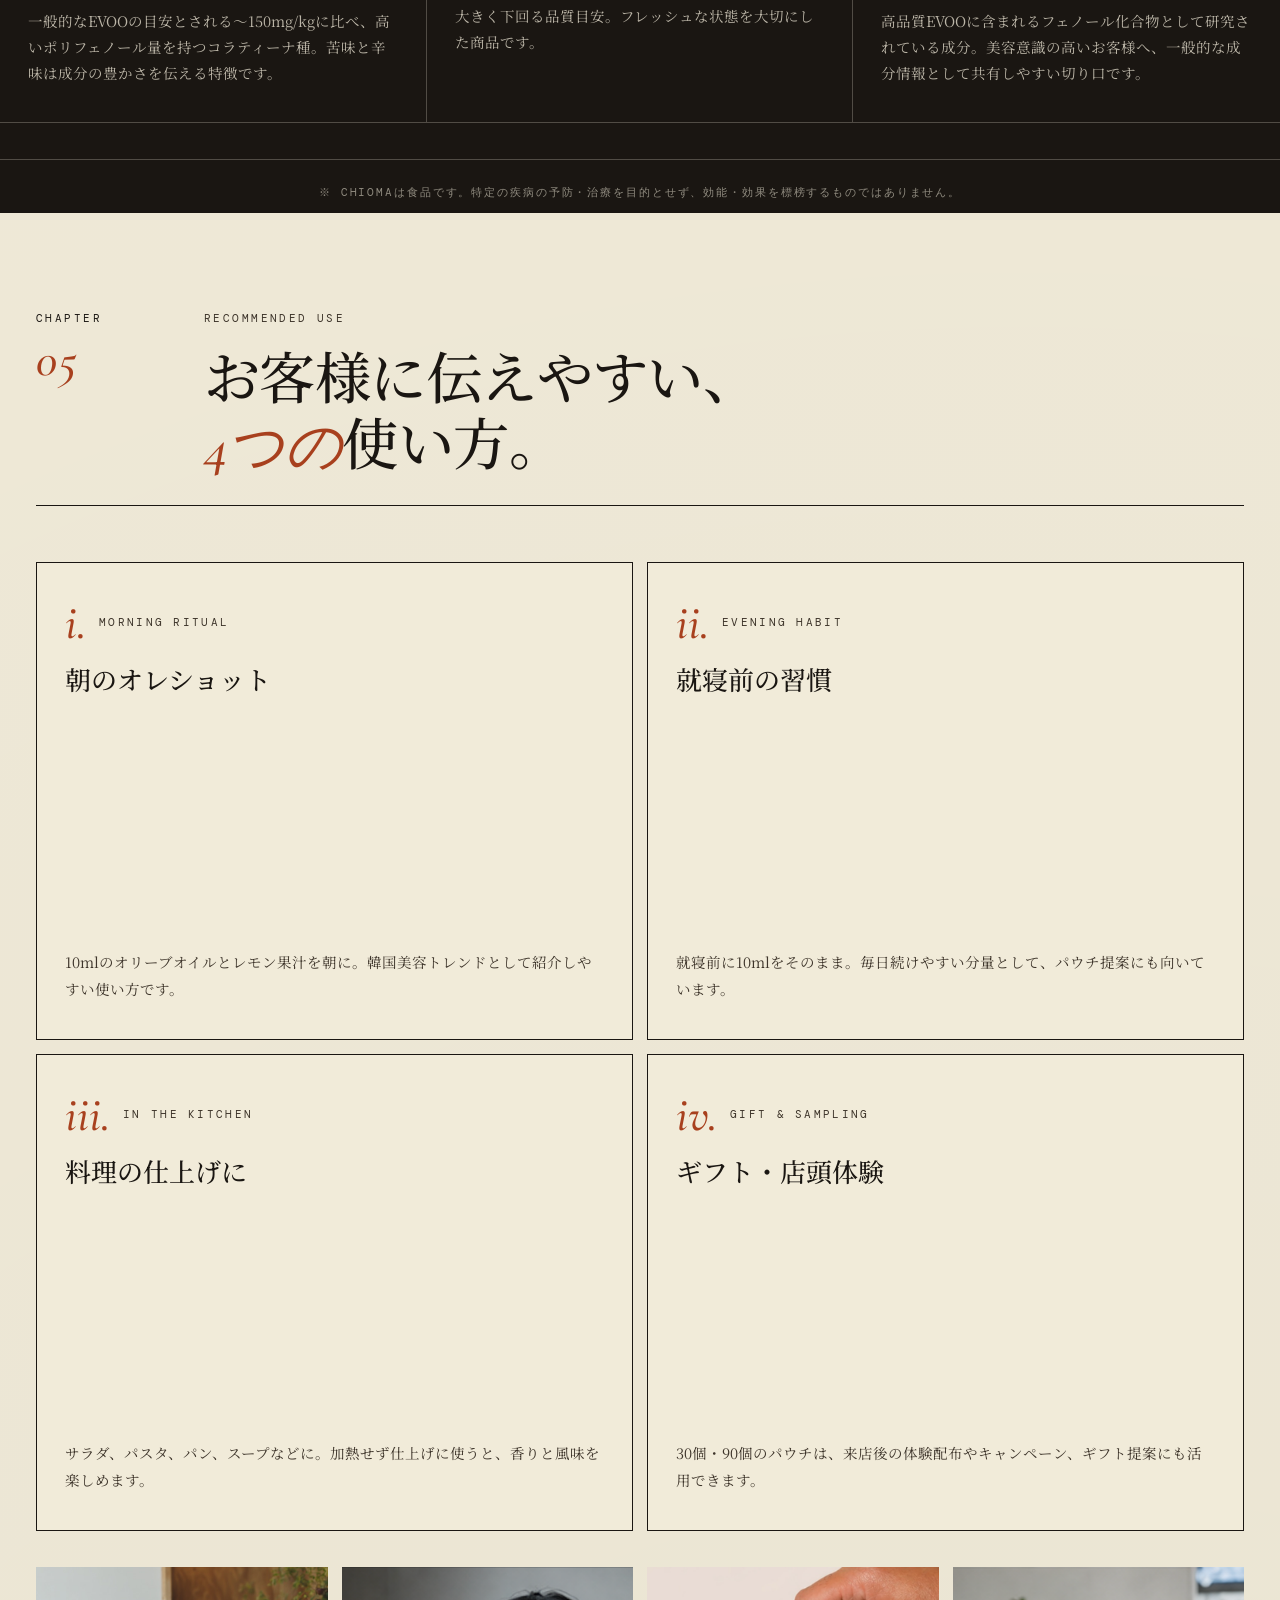
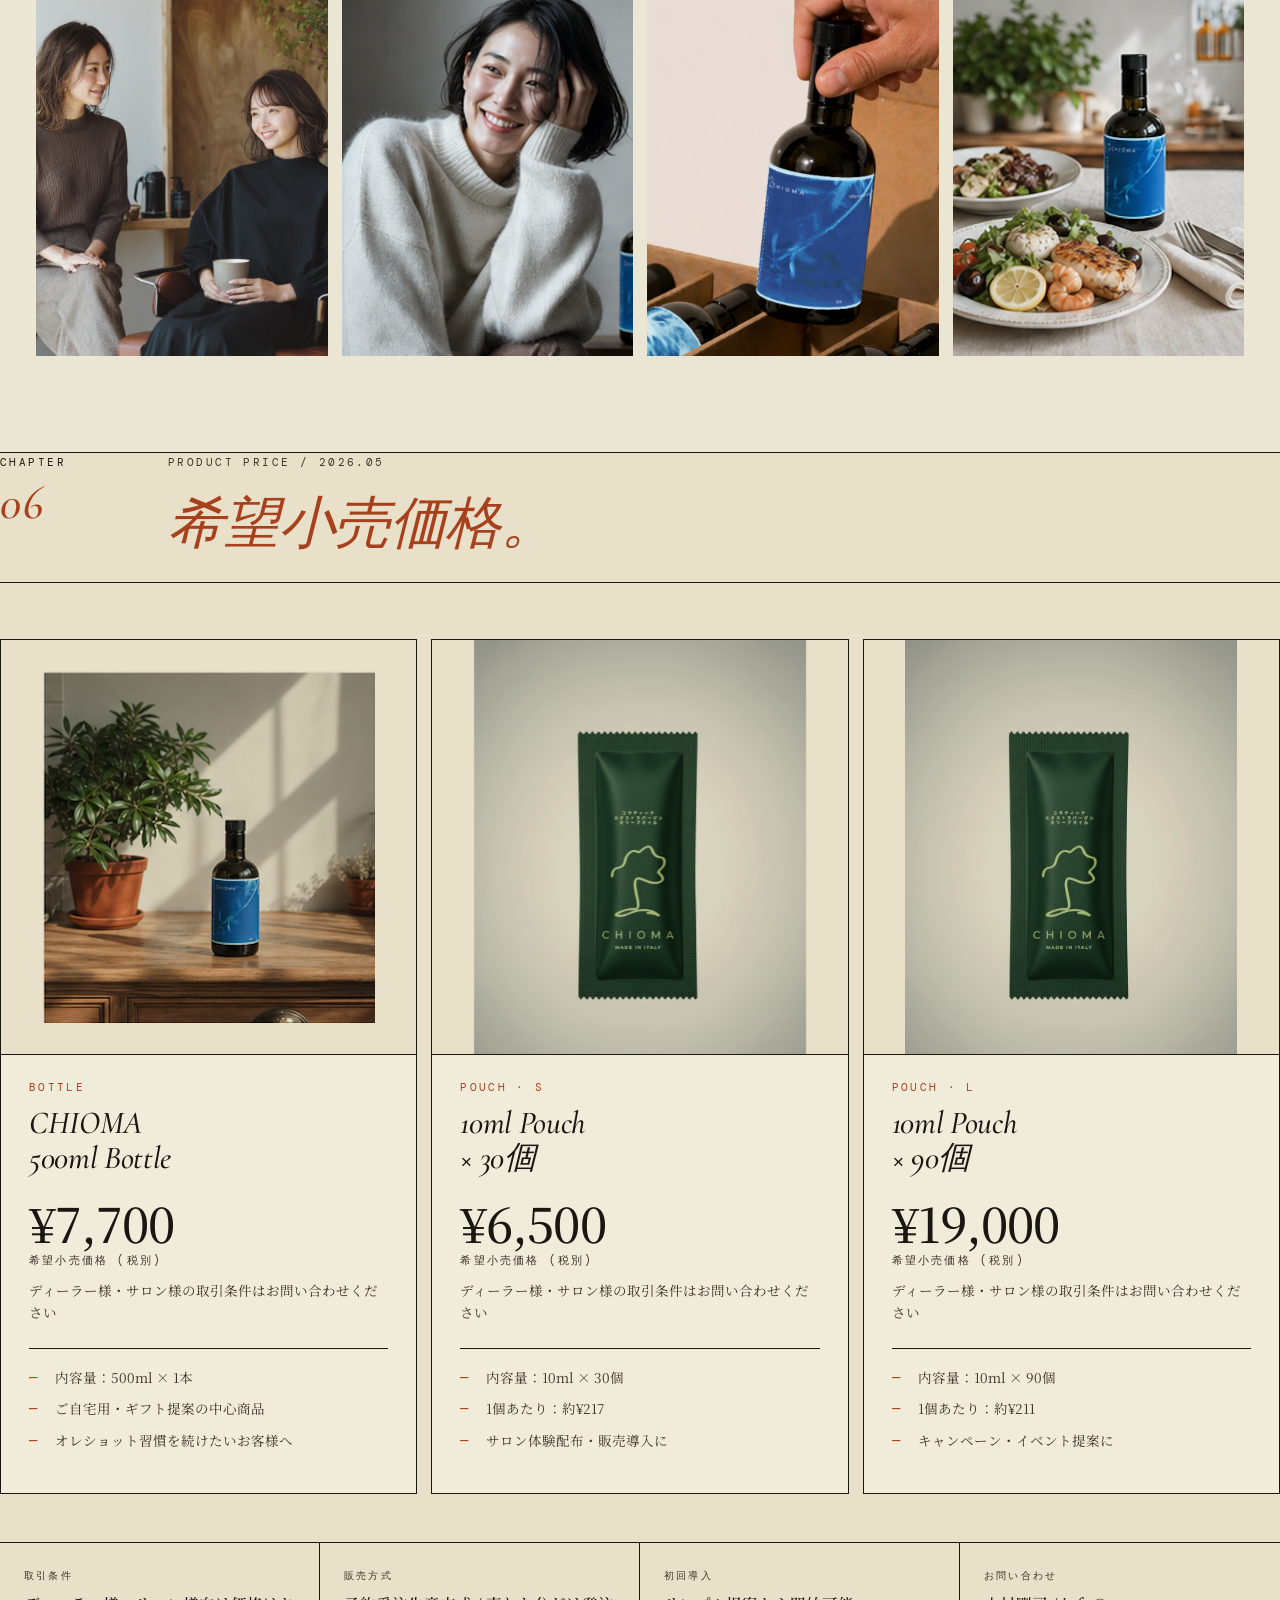
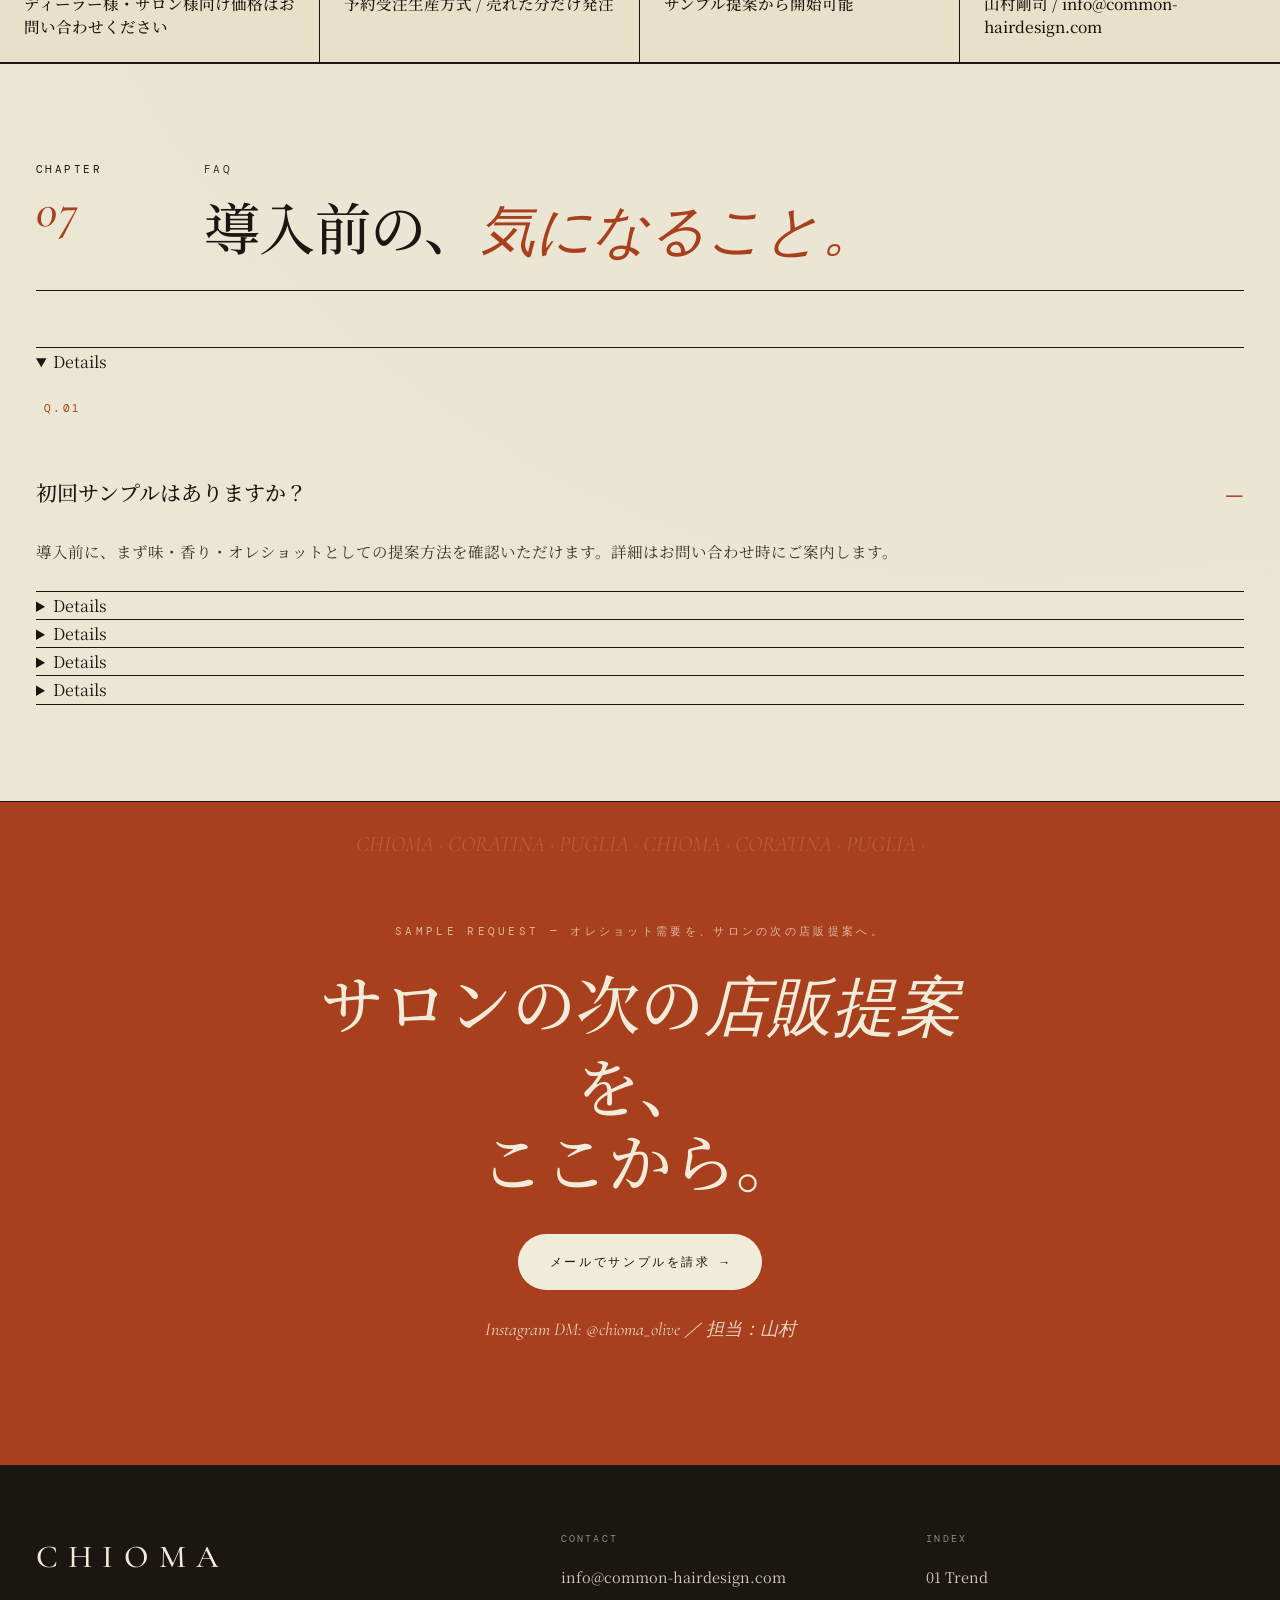
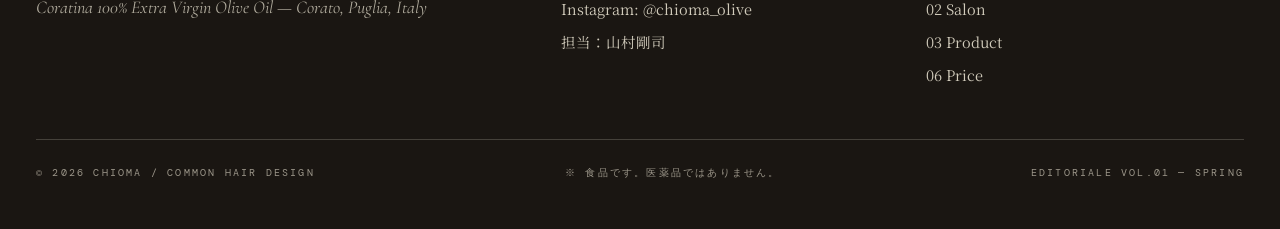
<file: designs/v1-editorial.html>
<!doctype html>
<html lang="ja">
<head>
<meta charset="utf-8">
<meta name="viewport" content="width=device-width, initial-scale=1">
<title>CHIOMA — Editorial</title>
<link rel="preconnect" href="https://fonts.googleapis.com">
<link rel="preconnect" href="https://fonts.gstatic.com" crossorigin>
<link href="https://fonts.googleapis.com/css2?family=Cormorant+Garamond:ital,wght@0,400;0,500;0,600;1,400;1,500&family=DM+Mono:wght@400;500&family=Noto+Serif+JP:wght@300;400;500;700&display=swap" rel="stylesheet">
<style>
  :root{
    --paper:#f1ebd9;
    --paper-2:#e8e0c8;
    --ink:#1a1612;
    --ink-2:#3d342a;
    --rule:#1a1612;
    --terra:#a8401e;
    --olive:#4a5a2a;
    --gold:#b08940;
    --max:1320px;
  }
  *{box-sizing:border-box}
  html,body{margin:0;padding:0;background:var(--paper);color:var(--ink)}
  body{
    font-family:"Noto Serif JP", "Cormorant Garamond", serif;
    font-weight:400;
    line-height:1.7;
    -webkit-font-smoothing:antialiased;
    text-rendering:optimizeLegibility;
    background-image:
      radial-gradient(circle at 20% 10%, rgba(0,0,0,0.025), transparent 40%),
      radial-gradient(circle at 80% 80%, rgba(0,0,0,0.03), transparent 50%);
  }
  /* paper grain */
  body::before{
    content:"";
    position:fixed;inset:0;pointer-events:none;z-index:1;
    background-image:url("data:image/svg+xml;utf8,<svg xmlns='http://www.w3.org/2000/svg' width='180' height='180'><filter id='n'><feTurbulence type='fractalNoise' baseFrequency='0.9' numOctaves='2' stitchTiles='stitch'/><feColorMatrix values='0 0 0 0 0.1  0 0 0 0 0.08  0 0 0 0 0.05  0 0 0 0.06 0'/></filter><rect width='100%' height='100%' filter='url(%23n)'/></svg>");
    opacity:.55;mix-blend-mode:multiply;
  }
  img{max-width:100%;display:block}
  a{color:inherit;text-decoration:none}
  ::selection{background:var(--terra);color:var(--paper)}

  .display{font-family:"Cormorant Garamond", serif;font-weight:500;letter-spacing:-0.01em}
  .display-it{font-family:"Cormorant Garamond", serif;font-weight:500;font-style:italic;letter-spacing:-0.01em}
  .jp-serif{font-family:"Noto Serif JP", serif}
  .mono{font-family:"DM Mono", monospace;letter-spacing:0.04em;text-transform:uppercase;font-size:11px}

  /* === Top masthead bar === */
  .masthead{
    position:relative;z-index:5;
    border-bottom:1px solid var(--rule);
    background:var(--paper);
  }
  .masthead-inner{
    max-width:var(--max);margin:0 auto;
    display:grid;grid-template-columns:1fr auto 1fr;align-items:center;
    padding:14px 36px;gap:24px;
  }
  .mh-left,.mh-right{display:flex;gap:20px;align-items:center}
  .mh-right{justify-content:flex-end}
  .mh-mark{font-family:"Cormorant Garamond",serif;font-style:italic;font-size:14px}
  .mh-cta{
    font-family:"DM Mono", monospace;text-transform:uppercase;font-size:10.5px;
    letter-spacing:.15em;
    border:1px solid var(--ink);border-radius:999px;
    padding:7px 14px;background:transparent;
    transition:.2s;
  }
  .mh-cta:hover{background:var(--ink);color:var(--paper)}
  .mh-logo{
    font-family:"Cormorant Garamond", serif;font-weight:500;
    font-size:26px;letter-spacing:.32em;text-align:center;
  }
  .mh-logo b{font-weight:500}
  .mh-issue{font-family:"DM Mono",monospace;text-transform:uppercase;font-size:10px;letter-spacing:.2em;opacity:.7}

  .nav-row{
    border-top:1px solid var(--rule);
    border-bottom:1px solid var(--rule);
    background:var(--paper);
  }
  .nav-inner{
    max-width:var(--max);margin:0 auto;
    display:flex;gap:36px;justify-content:center;align-items:center;
    padding:11px 36px;
    font-family:"DM Mono", monospace;
    text-transform:uppercase;font-size:11px;letter-spacing:.22em;
  }
  .nav-inner a{position:relative;padding:4px 0}
  .nav-inner a::after{content:"";position:absolute;left:0;right:0;bottom:-2px;height:1px;background:var(--terra);transform:scaleX(0);transform-origin:left;transition:.3s}
  .nav-inner a:hover::after{transform:scaleX(1)}
  .nav-num{display:inline-block;color:var(--terra);margin-right:6px;font-weight:500}

  /* === Hero === */
  .hero{
    position:relative;z-index:2;
    max-width:var(--max);margin:0 auto;
    padding:48px 36px 72px;
    display:grid;grid-template-columns:1.05fr 1fr;gap:64px;align-items:end;
  }
  .hero-eye{
    display:flex;align-items:center;gap:14px;margin-bottom:28px;
  }
  .hero-eye .pill{
    background:var(--ink);color:var(--paper);
    font-family:"DM Mono", monospace;font-size:10px;letter-spacing:.22em;
    padding:5px 11px;border-radius:999px;text-transform:uppercase;
  }
  .hero-eye .meta{font-family:"DM Mono", monospace;font-size:10.5px;letter-spacing:.22em;text-transform:uppercase;color:var(--ink-2)}
  .hero h1{
    margin:0;
    font-family:"Noto Serif JP", serif;
    font-weight:500;
    font-size:clamp(44px, 6.4vw, 92px);
    line-height:1.06;letter-spacing:-0.015em;
  }
  .hero h1 em{
    font-family:"Cormorant Garamond", serif;font-style:italic;font-weight:500;
    color:var(--terra);
    font-size:1.05em;
    display:inline-block;
    line-height:1;
  }
  .hero-lede{
    margin:32px 0 0;
    font-size:16.5px;line-height:1.85;color:var(--ink-2);
    max-width:46ch;
  }
  .hero-cta-row{
    margin-top:36px;display:flex;gap:14px;flex-wrap:wrap;align-items:center;
  }
  .btn{
    display:inline-flex;align-items:center;gap:10px;
    padding:14px 22px;border-radius:999px;
    font-family:"DM Mono", monospace;font-size:11px;letter-spacing:.18em;text-transform:uppercase;
    transition:transform .25s, background .25s, color .25s;
    border:1px solid var(--ink);
  }
  .btn-primary{background:var(--ink);color:var(--paper)}
  .btn-primary:hover{background:var(--terra);border-color:var(--terra);transform:translateY(-1px)}
  .btn-ghost{background:transparent;color:var(--ink)}
  .btn-ghost:hover{background:var(--ink);color:var(--paper)}
  .btn .arrow{font-family:serif;font-size:14px;transform:translateY(-1px)}

  .hero-foot{
    margin-top:36px;
    padding-top:18px;border-top:1px solid rgba(26,22,18,.25);
    display:flex;gap:36px;flex-wrap:wrap;
    font-family:"DM Mono", monospace;font-size:10px;letter-spacing:.2em;text-transform:uppercase;
    color:var(--ink-2);
  }

  .hero-art{
    position:relative;
    aspect-ratio: 4/5;
    border-radius:2px;
    overflow:hidden;
    background:var(--ink);
  }
  .hero-art img{width:100%;height:100%;object-fit:cover;filter:contrast(1.05) saturate(.95)}
  .hero-art::after{
    content:"";position:absolute;inset:0;
    background:radial-gradient(ellipse at 30% 30%, transparent 50%, rgba(0,0,0,.35) 100%);
    pointer-events:none;
  }
  .hero-fig{
    position:absolute;left:18px;bottom:14px;
    font-family:"DM Mono",monospace;font-size:10px;letter-spacing:.2em;text-transform:uppercase;
    color:var(--paper);
    background:rgba(0,0,0,.35);backdrop-filter:blur(4px);
    padding:6px 10px;border-radius:2px;
  }
  .hero-stamp{
    position:absolute;right:18px;top:18px;
    width:108px;height:108px;border-radius:999px;
    border:1px solid var(--paper);color:var(--paper);
    display:grid;place-items:center;text-align:center;
    font-family:"Cormorant Garamond", serif;font-style:italic;font-size:14px;line-height:1.2;
    background:rgba(168,64,30,.85);
    transform:rotate(-8deg);
    animation:spin 28s linear infinite;
  }
  @keyframes spin{to{transform:rotate(352deg)}}
  .hero-stamp span{display:block;font-family:"DM Mono",monospace;font-size:9px;letter-spacing:.3em;text-transform:uppercase;margin-top:4px;font-style:normal}

  /* === Marquee strip === */
  .marquee{
    position:relative;z-index:2;
    border-top:1px solid var(--rule);border-bottom:1px solid var(--rule);
    background:var(--ink);color:var(--paper);
    overflow:hidden;
  }
  .marquee-track{
    display:flex;gap:48px;
    padding:14px 0;
    animation:marq 40s linear infinite;
    white-space:nowrap;
    font-family:"Cormorant Garamond", serif;font-style:italic;font-size:22px;
  }
  .marquee-track span.dot{color:var(--terra);font-style:normal}
  @keyframes marq{from{transform:translateX(0)}to{transform:translateX(-50%)}}

  /* === Section structure === */
  section.spread{
    position:relative;z-index:2;
    max-width:var(--max);margin:0 auto;
    padding:96px 36px;
  }
  .section-head{
    display:grid;grid-template-columns:120px 1fr;gap:48px;align-items:start;
    margin-bottom:56px;
    padding-bottom:24px;
    border-bottom:1px solid var(--rule);
  }
  .section-num{font-family:"DM Mono", monospace;font-size:11px;letter-spacing:.22em;text-transform:uppercase}
  .section-num b{display:block;font-family:"Cormorant Garamond", serif;font-style:italic;font-size:48px;font-weight:500;color:var(--terra);margin-top:8px;line-height:1}
  .section-kicker{font-family:"DM Mono", monospace;font-size:11px;letter-spacing:.22em;text-transform:uppercase;color:var(--ink-2);margin-bottom:14px}
  .section-title{
    font-family:"Noto Serif JP", serif;font-weight:500;
    font-size:clamp(34px, 4.4vw, 64px);
    line-height:1.18;letter-spacing:-0.01em;margin:0;
    text-wrap:pretty;
  }
  .section-title em{font-family:"Cormorant Garamond", serif;font-style:italic;color:var(--terra);font-weight:500}

  /* === TREND === */
  .trend-grid{
    display:grid;grid-template-columns:1.2fr 1fr;gap:64px;
  }
  .trend-body p{font-size:16.5px;line-height:1.95;color:var(--ink-2);margin:0 0 18px}
  .trend-body p:first-of-type::first-letter{
    font-family:"Cormorant Garamond", serif;font-style:italic;font-size:64px;
    float:left;line-height:.9;padding:8px 12px 0 0;color:var(--terra);font-weight:500;
  }
  .stat-stack{display:flex;flex-direction:column;gap:0;border-top:1px solid var(--rule);margin-top:8px}
  .stat-row{
    display:grid;grid-template-columns:auto 1fr;gap:24px;align-items:baseline;
    padding:22px 0;border-bottom:1px solid var(--rule);
  }
  .stat-num{font-family:"Cormorant Garamond",serif;font-style:italic;font-weight:500;font-size:64px;line-height:.9;color:var(--ink);letter-spacing:-.02em}
  .stat-num em{font-style:normal;font-family:"DM Mono",monospace;font-size:14px;color:var(--terra);letter-spacing:.05em;margin-left:6px;vertical-align:top}
  .stat-cap{font-size:13px;color:var(--ink-2);line-height:1.55;font-family:"Noto Serif JP",serif}

  .trend-art{
    margin-top:64px;
    display:grid;grid-template-columns:1fr 1.4fr;gap:32px;
  }
  .figure{position:relative}
  .figure img{aspect-ratio:4/5;object-fit:cover;width:100%;border-radius:2px}
  .figure.tall img{aspect-ratio:3/4}
  .figure.wide img{aspect-ratio:5/4}
  .figcap{
    margin-top:10px;font-family:"DM Mono",monospace;font-size:10px;letter-spacing:.2em;text-transform:uppercase;color:var(--ink-2);
    display:flex;justify-content:space-between;
  }
  .figcap em{font-style:italic;font-family:"Cormorant Garamond",serif;font-size:13px;letter-spacing:.02em;text-transform:none;color:var(--ink-2)}

  /* === Salon opportunity === */
  .salon{
    background:var(--paper-2);
    border-top:1px solid var(--rule);border-bottom:1px solid var(--rule);
    margin-top:36px;
  }
  .salon .section-head{border-color:var(--ink)}
  .salon-grid{
    display:grid;grid-template-columns:1.5fr 1fr;gap:64px;align-items:start;
  }
  .salon-body p{font-size:16.5px;line-height:1.9;color:var(--ink-2);max-width:46ch}
  .salon-quote{
    font-family:"Cormorant Garamond",serif;font-style:italic;font-weight:500;
    font-size:32px;line-height:1.3;color:var(--ink);margin-top:32px;
    border-left:2px solid var(--terra);padding-left:20px;
  }
  .salon-quote .jp{display:block;font-family:"Noto Serif JP", serif;font-style:normal;font-size:18px;color:var(--ink-2);margin-top:14px;line-height:1.7}

  /* === Process steps === */
  .process{
    margin-top:96px;
    display:grid;grid-template-columns:repeat(4,1fr);gap:0;
    border-top:1px solid var(--rule);border-bottom:1px solid var(--rule);
  }
  .step{
    padding:28px 22px 32px;
    border-right:1px solid var(--rule);
    position:relative;
    background:var(--paper);
    transition:background .3s;
  }
  .step:last-child{border-right:0}
  .step:hover{background:var(--paper-2)}
  .step-num{
    font-family:"Cormorant Garamond",serif;font-style:italic;font-weight:500;
    font-size:56px;line-height:1;color:var(--terra);
    margin-bottom:14px;
  }
  .step-title{font-family:"Noto Serif JP",serif;font-weight:500;font-size:18px;margin:0 0 10px}
  .step-cap{font-size:13.5px;color:var(--ink-2);line-height:1.7;margin:0}

  /* === PRODUCT === */
  .product-spread{
    display:grid;grid-template-columns:1fr 1fr;gap:64px;align-items:start;
  }
  .product-photo{
    aspect-ratio:3/4;background:var(--ink);position:relative;overflow:hidden;
  }
  .product-photo img{width:100%;height:100%;object-fit:cover;filter:contrast(1.05)}
  .product-photo .tag{
    position:absolute;left:18px;top:18px;
    background:var(--paper);color:var(--ink);
    font-family:"DM Mono",monospace;font-size:10px;letter-spacing:.22em;text-transform:uppercase;
    padding:5px 10px;border-radius:2px;
  }
  .product-spec{display:flex;flex-direction:column;border-top:1px solid var(--rule)}
  .spec{
    display:grid;grid-template-columns:140px 1fr;gap:24px;align-items:baseline;
    padding:18px 0;border-bottom:1px solid var(--rule);
  }
  .spec-k{font-family:"DM Mono",monospace;font-size:10.5px;letter-spacing:.2em;text-transform:uppercase;color:var(--ink-2)}
  .spec-v{font-family:"Noto Serif JP",serif;font-size:17px;font-weight:500;color:var(--ink);line-height:1.5}
  .spec-v em{font-family:"Cormorant Garamond",serif;font-style:italic;font-weight:500;color:var(--terra);font-size:1.05em;margin-right:6px}

  .origin-note{
    margin-top:32px;font-size:15px;line-height:1.9;color:var(--ink-2);
    border-top:1px solid var(--rule);padding-top:24px;
  }
  .origin-note b{font-weight:500;color:var(--ink)}

  .triptych{
    margin-top:96px;
    display:grid;grid-template-columns:1fr 1fr 1fr;gap:14px;
  }
  .triptych img{aspect-ratio:3/4;object-fit:cover;width:100%;border-radius:2px}

  /* === EVIDENCE === */
  .evidence{
    background:var(--ink);color:var(--paper);
    border-top:1px solid var(--rule);border-bottom:1px solid var(--rule);
    margin-top:0;
  }
  .evidence .section-head{border-color:var(--paper)}
  .evidence .section-num,.evidence .section-kicker{color:rgba(241,235,217,.7)}
  .evidence .section-num b{color:var(--gold)}
  .evidence .section-title em{color:var(--gold)}
  .ev-grid{display:grid;grid-template-columns:repeat(3,1fr);gap:0;border-top:1px solid rgba(241,235,217,.25)}
  .ev{
    padding:36px 28px;
    border-right:1px solid rgba(241,235,217,.25);
    border-bottom:1px solid rgba(241,235,217,.25);
  }
  .ev:last-child{border-right:0}
  .ev-num{font-family:"Cormorant Garamond",serif;font-style:italic;font-weight:500;font-size:48px;line-height:1;color:var(--gold);margin-bottom:14px}
  .ev h3{font-family:"Noto Serif JP",serif;font-weight:500;font-size:22px;margin:0 0 14px;line-height:1.4;color:var(--paper)}
  .ev p{font-size:14.5px;line-height:1.8;color:rgba(241,235,217,.75);margin:0}
  .disclaimer{
    margin-top:36px;
    font-family:"DM Mono",monospace;font-size:10.5px;letter-spacing:.18em;text-transform:uppercase;
    color:rgba(241,235,217,.55);text-align:center;
    padding-top:24px;border-top:1px solid rgba(241,235,217,.25);
  }

  /* === USE === */
  .use-spread{
    display:grid;grid-template-columns:1fr 1fr;gap:14px;
  }
  .use-card{
    padding:36px 28px;
    border:1px solid var(--rule);
    background:var(--paper);
    aspect-ratio:5/4;
    display:flex;flex-direction:column;justify-content:space-between;
    transition:background .3s;
  }
  .use-card:hover{background:var(--paper-2)}
  .use-card .topline{display:flex;align-items:center;gap:12px}
  .use-card .num{font-family:"Cormorant Garamond",serif;font-style:italic;font-weight:500;font-size:48px;line-height:1;color:var(--terra)}
  .use-card .label{font-family:"DM Mono",monospace;font-size:10.5px;letter-spacing:.22em;text-transform:uppercase;color:var(--ink-2)}
  .use-card h3{font-family:"Noto Serif JP",serif;font-weight:500;font-size:26px;margin:14px 0 0;line-height:1.35}
  .use-card p{font-size:14.5px;line-height:1.85;color:var(--ink-2);margin:18px 0 0}
  .use-imagery{
    margin-top:36px;
    display:grid;grid-template-columns:repeat(4,1fr);gap:14px;
  }
  .use-imagery img{aspect-ratio:3/4;object-fit:cover;width:100%}

  /* === PRICING === */
  .pricing{
    background:var(--paper-2);
    border-top:1px solid var(--rule);border-bottom:1px solid var(--rule);
  }
  .price-grid{
    display:grid;grid-template-columns:repeat(3,1fr);gap:14px;
  }
  .price-card{
    background:var(--paper);
    border:1px solid var(--rule);
    padding:28px;
    display:flex;flex-direction:column;
    position:relative;
    transition:transform .3s, box-shadow .3s;
  }
  .price-card:hover{transform:translateY(-4px);box-shadow:6px 6px 0 var(--ink)}
  .price-card .visual{
    aspect-ratio:1/1;background:var(--paper-2);
    margin:-28px -28px 24px;border-bottom:1px solid var(--rule);
    overflow:hidden;display:grid;place-items:center;
  }
  .price-card .visual img{width:80%;height:100%;object-fit:contain;mix-blend-mode:multiply}
  .price-cat{font-family:"DM Mono",monospace;font-size:10.5px;letter-spacing:.22em;text-transform:uppercase;color:var(--terra);margin-bottom:8px}
  .price-card h3{font-family:"Cormorant Garamond",serif;font-style:italic;font-weight:500;font-size:32px;margin:0 0 24px;line-height:1.1;letter-spacing:-.01em}
  .price-amt{font-family:"Noto Serif JP",serif;font-weight:500;font-size:48px;line-height:1;letter-spacing:-.02em}
  .price-amt small{font-family:"DM Mono",monospace;font-size:11px;letter-spacing:.2em;text-transform:uppercase;font-weight:400;color:var(--ink-2);display:block;margin-top:8px}
  .price-sub{margin-top:14px;font-size:13.5px;color:var(--ink-2);line-height:1.6;font-family:"Noto Serif JP",serif}
  .price-feat{
    margin-top:24px;padding-top:18px;border-top:1px solid var(--rule);
    list-style:none;padding-left:0;display:flex;flex-direction:column;gap:10px;
    font-size:13.5px;color:var(--ink-2);font-family:"Noto Serif JP",serif;
  }
  .price-feat li{display:grid;grid-template-columns:18px 1fr;gap:8px;line-height:1.6}
  .price-feat li::before{content:"—";font-family:"DM Mono",monospace;color:var(--terra)}

  .price-meta{
    margin-top:48px;
    display:grid;grid-template-columns:repeat(4,1fr);gap:0;
    border-top:1px solid var(--rule);border-bottom:1px solid var(--rule);
  }
  .price-meta-item{padding:24px;border-right:1px solid var(--rule)}
  .price-meta-item:last-child{border-right:0}
  .price-meta-item .k{font-family:"DM Mono",monospace;font-size:10px;letter-spacing:.22em;text-transform:uppercase;color:var(--ink-2);margin-bottom:8px}
  .price-meta-item .v{font-family:"Noto Serif JP",serif;font-weight:500;font-size:15.5px;line-height:1.5}

  /* === FAQ === */
  .faq-list{display:flex;flex-direction:column;border-top:1px solid var(--rule)}
  .faq-item{
    border-bottom:1px solid var(--rule);
    display:grid;grid-template-columns:60px 1fr;
    align-items:start;
    padding:0;
  }
  .faq-num{padding:24px 0 24px 8px;font-family:"DM Mono",monospace;font-size:11px;letter-spacing:.22em;color:var(--terra)}
  .faq-body{padding:24px 0}
  .faq-body summary{
    list-style:none;cursor:pointer;
    font-family:"Noto Serif JP",serif;font-weight:500;font-size:21px;line-height:1.5;
    display:flex;justify-content:space-between;align-items:center;gap:24px;
  }
  .faq-body summary::-webkit-details-marker{display:none}
  .faq-body summary::after{content:"+";font-family:"Cormorant Garamond",serif;font-style:italic;font-size:36px;color:var(--terra);transition:.3s}
  details[open] .faq-body summary::after{content:"–"}
  .faq-body p{margin:18px 0 0;color:var(--ink-2);font-size:15.5px;line-height:1.9}

  /* === CTA Final === */
  .final{
    background:var(--terra);color:var(--paper);
    border-top:1px solid var(--rule);
    text-align:center;
    padding:120px 36px;
    position:relative;
    overflow:hidden;
  }
  .final::before{
    content:"CHIOMA · CORATINA · PUGLIA · CHIOMA · CORATINA · PUGLIA · ";
    position:absolute;top:24px;left:0;right:0;
    white-space:nowrap;
    font-family:"Cormorant Garamond",serif;font-style:italic;font-size:22px;
    color:rgba(241,235,217,.18);
    animation:marq 60s linear infinite;
  }
  .final-kicker{font-family:"DM Mono",monospace;font-size:11px;letter-spacing:.3em;text-transform:uppercase;color:rgba(241,235,217,.7);margin-bottom:24px}
  .final h2{
    font-family:"Noto Serif JP",serif;font-weight:500;
    font-size:clamp(36px, 5vw, 72px);line-height:1.18;
    margin:0 auto 36px;max-width:18ch;
  }
  .final h2 em{font-family:"Cormorant Garamond",serif;font-style:italic;color:var(--paper);font-weight:500}
  .final-cta{
    display:inline-flex;align-items:center;gap:14px;
    background:var(--paper);color:var(--ink);
    padding:18px 32px;border-radius:999px;
    font-family:"DM Mono",monospace;font-size:12px;letter-spacing:.22em;text-transform:uppercase;
    transition:.25s;
  }
  .final-cta:hover{background:var(--ink);color:var(--paper);transform:translateY(-2px)}
  .final-sub{margin-top:24px;font-family:"Cormorant Garamond",serif;font-style:italic;font-size:18px;color:rgba(241,235,217,.85)}

  /* === Footer === */
  footer{
    background:var(--ink);color:var(--paper);
    padding:64px 36px 48px;
    border-top:1px solid var(--rule);
  }
  .foot-inner{
    max-width:var(--max);margin:0 auto;
    display:grid;grid-template-columns:1.5fr 1fr 1fr;gap:48px;
  }
  .foot-logo{font-family:"Cormorant Garamond",serif;font-weight:500;font-size:32px;letter-spacing:.32em}
  .foot-tag{font-family:"Cormorant Garamond",serif;font-style:italic;font-size:18px;margin-top:8px;color:rgba(241,235,217,.7)}
  .foot-h{font-family:"DM Mono",monospace;font-size:10px;letter-spacing:.22em;text-transform:uppercase;color:rgba(241,235,217,.55);margin-bottom:14px}
  .foot-link{display:block;font-family:"Noto Serif JP",serif;font-size:14.5px;color:var(--paper);padding:4px 0;opacity:.85}
  .foot-link:hover{opacity:1;color:var(--gold)}
  .foot-bottom{
    max-width:var(--max);margin:48px auto 0;padding-top:24px;
    border-top:1px solid rgba(241,235,217,.2);
    display:flex;justify-content:space-between;flex-wrap:wrap;gap:14px;
    font-family:"DM Mono",monospace;font-size:10px;letter-spacing:.22em;text-transform:uppercase;
    color:rgba(241,235,217,.6);
  }

  @media (max-width: 900px){
    .hero{grid-template-columns:1fr;padding:32px 22px 48px;gap:36px}
    section.spread{padding:64px 22px}
    .section-head{grid-template-columns:1fr;gap:18px}
    .trend-grid,.salon-grid,.product-spread,.use-spread,.price-grid,.ev-grid{grid-template-columns:1fr}
    .process,.use-imagery,.triptych,.price-meta{grid-template-columns:1fr 1fr}
    .nav-inner{display:none}
    .foot-inner{grid-template-columns:1fr}
    .ev,.step,.price-meta-item{border-right:0;border-bottom:1px solid rgba(241,235,217,.25)}
  }
</style>
</head>
<body>

<!-- ========= MASTHEAD ========= -->
<header class="masthead">
  <div class="masthead-inner">
    <div class="mh-left">
      <span class="mh-mark">— Editoriale</span>
      <span class="mh-issue">Vol.01 / 2026 Spring</span>
    </div>
    <div class="mh-logo"><b>CHIOMA</b></div>
    <div class="mh-right">
      <span class="mh-issue">Corato · Puglia · IT</span>
      <a href="mailto:info@common-hairdesign.com" class="mh-cta">Sample &nbsp;↗</a>
    </div>
  </div>
</header>

<nav class="nav-row">
  <div class="nav-inner">
    <a href="#trend"><span class="nav-num">01</span>Trend</a>
    <a href="#salon"><span class="nav-num">02</span>Salon</a>
    <a href="#product"><span class="nav-num">03</span>Product</a>
    <a href="#evidence"><span class="nav-num">04</span>Evidence</a>
    <a href="#use"><span class="nav-num">05</span>Use</a>
    <a href="#pricing"><span class="nav-num">06</span>Price</a>
    <a href="#faq"><span class="nav-num">07</span>FAQ</a>
  </div>
</nav>

<!-- ========= HERO ========= -->
<section class="hero" id="top">
  <div class="hero-copy">
    <div class="hero-eye">
      <span class="pill">Issue №01</span>
      <span class="meta">Ole Shot Trend / Dealer &amp; Salon Proposal</span>
    </div>
    <h1>韓国発の<br>飲む美容習慣を、<br><em>サロンの</em><br>新しい店販へ。</h1>
    <p class="hero-lede">
      CHIOMAは、イタリア・プーリア州コラート産コラティーナ種100％のエクストラバージンオリーブオイル。朝のオレショット、腸活、インナーケアに関心の高いお客様へ、サロンから自然に提案できる食品店販です。
    </p>
    <div class="hero-cta-row">
      <a href="mailto:info@common-hairdesign.com" class="btn btn-primary">無料サンプルを請求 <span class="arrow">→</span></a>
      <a href="#pricing" class="btn btn-ghost">商品価格を見る <span class="arrow">↓</span></a>
    </div>
    <div class="hero-foot">
      <span>Dealer / Salon</span>
      <span>予約販売方式</span>
      <span>食品 — 医薬品ではありません</span>
    </div>
  </div>
  <div class="hero-art">
    <img src="https://takeshibreks-glitch.github.io/chioma-lp/chioma-hero-woman.jpg" alt="キッチンでほほえむ女性とCHIOMAのボトル">
    <span class="hero-fig">Fig. 01 — Kitchen Ritual</span>
    <div class="hero-stamp">
      Ole<br>Shot<br>Ritual
      <span>Since 2026</span>
    </div>
  </div>
</section>

<!-- ========= MARQUEE ========= -->
<div class="marquee">
  <div class="marquee-track">
    <span>Coratina 100%</span><span class="dot">·</span>
    <span>Cold Pressed at 27°C</span><span class="dot">·</span>
    <span>Polifenoli 400–600mg/kg</span><span class="dot">·</span>
    <span>Acidità 0.2%</span><span class="dot">·</span>
    <span>Direct from Tedone Farm</span><span class="dot">·</span>
    <span>Coratina 100%</span><span class="dot">·</span>
    <span>Cold Pressed at 27°C</span><span class="dot">·</span>
    <span>Polifenoli 400–600mg/kg</span><span class="dot">·</span>
    <span>Acidità 0.2%</span><span class="dot">·</span>
    <span>Direct from Tedone Farm</span><span class="dot">·</span>
  </div>
</div>

<!-- ========= 01 TREND ========= -->
<section class="spread" id="trend">
  <div class="section-head">
    <div class="section-num">Chapter<b>01</b></div>
    <div>
      <div class="section-kicker">Market Trend / Korea → Japan</div>
      <h2 class="section-title">韓国で広がった<em>オレショット</em>が、<br>日本の美容市場へ。</h2>
    </div>
  </div>

  <div class="trend-grid">
    <div class="trend-body">
      <p>オレショットは、朝の空腹時にエクストラバージンオリーブオイル約10mlとレモン果汁を合わせて飲む美容・健康習慣。韓国ではSNS、アイドル・女優の発信、ドラッグストア検索の増加をきっかけに「飲む美容ルーティン」として注目されています。</p>
      <p>日本でも韓国美容、腸活、インナーケアへの関心は高まり続けています。サロンは髪だけでなく、肌・頭皮・食事・暮らしの相談が生まれる場所。CHIOMAは、その会話から自然に提案できる新しい店販商材です。</p>
    </div>
    <div class="stat-stack">
      <div class="stat-row">
        <div class="stat-num">7×<em>↑</em></div>
        <div class="stat-cap">韓国オリーブヤングでの<br>「オリーブオイル」検索増加</div>
      </div>
      <div class="stat-row">
        <div class="stat-num">+2,479%</div>
        <div class="stat-cap">同期間の<br>「レモン果汁」検索増加</div>
      </div>
      <div class="stat-row">
        <div class="stat-num">+109%</div>
        <div class="stat-cap">韓国オリーブオイル市場の<br>前年比成長</div>
      </div>
    </div>
  </div>

  <div class="trend-art">
    <div class="figure tall">
      <img src="https://takeshibreks-glitch.github.io/chioma-lp/chioma-harvest-hand.jpg" alt="手で搾られるオリーブとオリーブオイル">
      <div class="figcap"><em>Fig. 02 — La raccolta</em><span>Corato, IT</span></div>
    </div>
    <div class="figure wide">
      <img src="https://takeshibreks-glitch.github.io/chioma-lp/chioma-salon-talk-1.jpg" alt="サロンで美容師とお客様が会話している様子">
      <div class="figcap"><em>Fig. 03 — Salon dialogue</em><span>Oita, JP</span></div>
    </div>
  </div>
</section>

<!-- ========= 02 SALON OPPORTUNITY ========= -->
<section class="salon" id="salon">
  <div class="spread" style="padding-top:96px;padding-bottom:0">
    <div class="section-head">
      <div class="section-num">Chapter<b>02</b></div>
      <div>
        <div class="section-kicker">Salon Opportunity</div>
        <h2 class="section-title">「知っているサロン」が、<br><em>先に動ける。</em></h2>
      </div>
    </div>

    <div class="salon-grid">
      <div class="salon-body">
        <p>オレショットの入り口として、CHIOMAの10mlパウチは1回分をそのまま試せる体験ツールです。「韓国で流行っている朝の美容習慣」と紹介できるため、食品店販が初めてのサロンでも会話をつくりやすくなります。</p>
        <div class="salon-quote">
          “Ten millilitri al mattino — un piccolo rito che inizia in salone.”
          <span class="jp">10mlパウチで体験し、気に入った方へ500mlボトルを予約販売。棚スペースも在庫リスクも抑えて始められます。</span>
        </div>
      </div>
      <div class="figure">
        <img src="https://takeshibreks-glitch.github.io/chioma-lp/chioma-olive-stack.jpg" alt="オリーブにオイルをかけた一皿">
        <div class="figcap"><em>Fig. 04 — Una piccola tavola</em><span>Plate / EVOO</span></div>
      </div>
    </div>

    <!-- Process -->
    <div class="process">
      <div class="step">
        <div class="step-num">01</div>
        <h3 class="step-title">サンプル提案</h3>
        <p class="step-cap">10mlパウチで味と使い方を体験してもらう。</p>
      </div>
      <div class="step">
        <div class="step-num">02</div>
        <h3 class="step-title">サロンで予約受付</h3>
        <p class="step-cap">購入希望のお客様分だけ注文をまとめる。</p>
      </div>
      <div class="step">
        <div class="step-num">03</div>
        <h3 class="step-title">必要数だけ発注</h3>
        <p class="step-cap">食品ロスと在庫負担を抑えて導入できる。</p>
      </div>
      <div class="step">
        <div class="step-num">04</div>
        <h3 class="step-title">500mlへ展開</h3>
        <p class="step-cap">習慣化したお客様へ本品・ギフトを提案。</p>
      </div>
    </div>
  </div>
  <div style="height:96px"></div>
</section>

<!-- ========= 03 PRODUCT ========= -->
<section class="spread" id="product">
  <div class="section-head">
    <div class="section-num">Chapter<b>03</b></div>
    <div>
      <div class="section-kicker">The Product</div>
      <h2 class="section-title">人との出会いから生まれた、<br><em>コラート産</em> EVOO。</h2>
    </div>
  </div>

  <div class="product-spread">
    <div class="product-photo">
      <span class="tag">№ 500ml</span>
      <img src="https://takeshibreks-glitch.github.io/chioma-lp/chioma-product-hand.jpg" alt="手に持たれたCHIOMAの500mlボトル">
    </div>
    <div>
      <div class="product-spec">
        <div class="spec"><div class="spec-k">Cultivar — 品種</div><div class="spec-v"><em>i.</em>コラティーナ種 100%</div></div>
        <div class="spec"><div class="spec-k">Origin — 産地</div><div class="spec-v"><em>ii.</em>イタリア / プーリア州コラート</div></div>
        <div class="spec"><div class="spec-k">Type — タイプ</div><div class="spec-v"><em>iii.</em>Extra Virgin Olive Oil</div></div>
        <div class="spec"><div class="spec-k">Method — 搾油</div><div class="spec-v"><em>iv.</em>コールドプレス（27°C以下）</div></div>
        <div class="spec"><div class="spec-k">Use — 用途</div><div class="spec-v"><em>v.</em>食用 / オレショット・料理・ギフト</div></div>
        <div class="spec"><div class="spec-k">Shelf — 賞味</div><div class="spec-v"><em>vi.</em>製造から18ヶ月（未開封）</div></div>
        <div class="spec"><div class="spec-k">Storage — 保存</div><div class="spec-v"><em>vii.</em>常温・直射日光と高温多湿を避けて</div></div>
      </div>
      <p class="origin-note">
        CHIOMAは、大分市で<b>オーガニック美容室を20年</b>経営してきた山村剛司が、イタリア・プーリア州コラートで出会った生産者との信頼関係から届けるオリーブオイルです。商社を通さず、<b>テドーネ農園との直接のつながり</b>を大切にしています。
      </p>
    </div>
  </div>

  <div class="triptych">
    <img src="https://takeshibreks-glitch.github.io/chioma-lp/chioma-blue-texture.jpg" alt="ブルーラベルテクスチャ">
    <img src="https://takeshibreks-glitch.github.io/chioma-lp/chioma-olive-stack.jpg" alt="オリーブとオリーブオイル">
    <img src="https://takeshibreks-glitch.github.io/chioma-lp/chioma-bottle-label-1.jpg" alt="ボトルラベル">
  </div>
</section>

<!-- ========= 04 EVIDENCE ========= -->
<section class="evidence" id="evidence">
  <div class="spread">
    <div class="section-head">
      <div class="section-num">Chapter<b>04</b></div>
      <div>
        <div class="section-kicker">Ingredient &amp; Evidence</div>
        <h2 class="section-title">高ポリフェノール品種として、<br><em>説明しやすい</em>成分情報。</h2>
      </div>
    </div>
    <div class="ev-grid">
      <div class="ev">
        <div class="ev-num">i.</div>
        <h3>ポリフェノール総量<br>400〜600 mg/kg</h3>
        <p>一般的なEVOOの目安とされる〜150mg/kgに比べ、高いポリフェノール量を持つコラティーナ種。苦味と辛味は成分の豊かさを伝える特徴です。</p>
      </div>
      <div class="ev">
        <div class="ev-num">ii.</div>
        <h3>酸度 0.2% 以下</h3>
        <p>エクストラバージンオリーブオイル基準の0.8%以下を大きく下回る品質目安。フレッシュな状態を大切にした商品です。</p>
      </div>
      <div class="ev">
        <div class="ev-num">iii.</div>
        <h3>Oleocanthal &amp;<br>Oleuropein</h3>
        <p>高品質EVOOに含まれるフェノール化合物として研究されている成分。美容意識の高いお客様へ、一般的な成分情報として共有しやすい切り口です。</p>
      </div>
    </div>
    <p class="disclaimer">※ CHIOMAは食品です。特定の疾病の予防・治療を目的とせず、効能・効果を標榜するものではありません。</p>
  </div>
</section>

<!-- ========= 05 USE ========= -->
<section class="spread" id="use">
  <div class="section-head">
    <div class="section-num">Chapter<b>05</b></div>
    <div>
      <div class="section-kicker">Recommended Use</div>
      <h2 class="section-title">お客様に伝えやすい、<br><em>4つの</em>使い方。</h2>
    </div>
  </div>

  <div class="use-spread">
    <article class="use-card">
      <div>
        <div class="topline"><div class="num">i.</div><div class="label">Morning Ritual</div></div>
        <h3>朝のオレショット</h3>
      </div>
      <p>10mlのオリーブオイルとレモン果汁を朝に。韓国美容トレンドとして紹介しやすい使い方です。</p>
    </article>
    <article class="use-card">
      <div>
        <div class="topline"><div class="num">ii.</div><div class="label">Evening Habit</div></div>
        <h3>就寝前の習慣</h3>
      </div>
      <p>就寝前に10mlをそのまま。毎日続けやすい分量として、パウチ提案にも向いています。</p>
    </article>
    <article class="use-card">
      <div>
        <div class="topline"><div class="num">iii.</div><div class="label">In the Kitchen</div></div>
        <h3>料理の仕上げに</h3>
      </div>
      <p>サラダ、パスタ、パン、スープなどに。加熱せず仕上げに使うと、香りと風味を楽しめます。</p>
    </article>
    <article class="use-card">
      <div>
        <div class="topline"><div class="num">iv.</div><div class="label">Gift &amp; Sampling</div></div>
        <h3>ギフト・店頭体験</h3>
      </div>
      <p>30個・90個のパウチは、来店後の体験配布やキャンペーン、ギフト提案にも活用できます。</p>
    </article>
  </div>

  <div class="use-imagery">
    <img src="https://takeshibreks-glitch.github.io/chioma-lp/chioma-salon-talk-2.jpg" alt="美容室で会話する女性たち">
    <img src="https://takeshibreks-glitch.github.io/chioma-lp/chioma-use-portrait.png" alt="CHIOMAのボトルと笑顔の女性">
    <img src="https://takeshibreks-glitch.github.io/chioma-lp/chioma-shipping-box.jpg" alt="CHIOMAボトルを箱から取り出す様子">
    <img src="https://takeshibreks-glitch.github.io/chioma-lp/chioma-use-dining.png" alt="料理とCHIOMAのボトル">
  </div>
</section>

<!-- ========= 06 PRICING ========= -->
<section class="pricing" id="pricing">
  <div class="spread">
    <div class="section-head">
      <div class="section-num">Chapter<b>06</b></div>
      <div>
        <div class="section-kicker">Product Price / 2026.05</div>
        <h2 class="section-title"><em>希望小売価格。</em></h2>
      </div>
    </div>

    <div class="price-grid">
      <article class="price-card">
        <div class="visual"><img src="https://takeshibreks-glitch.github.io/chioma-lp/chioma-price-bottle.png" alt="500mlボトル"></div>
        <div class="price-cat">Bottle</div>
        <h3>CHIOMA <br>500ml Bottle</h3>
        <div class="price-amt">¥7,700<small>希望小売価格 (税別)</small></div>
        <div class="price-sub">ディーラー様・サロン様の取引条件はお問い合わせください</div>
        <ul class="price-feat">
          <li>内容量：500ml × 1本</li>
          <li>ご自宅用・ギフト提案の中心商品</li>
          <li>オレショット習慣を続けたいお客様へ</li>
        </ul>
      </article>
      <article class="price-card">
        <div class="visual"><img src="https://takeshibreks-glitch.github.io/chioma-lp/chioma-green-pouch.png" alt="10mlパウチ30個"></div>
        <div class="price-cat">Pouch · S</div>
        <h3>10ml Pouch <br>× 30個</h3>
        <div class="price-amt">¥6,500<small>希望小売価格 (税別)</small></div>
        <div class="price-sub">ディーラー様・サロン様の取引条件はお問い合わせください</div>
        <ul class="price-feat">
          <li>内容量：10ml × 30個</li>
          <li>1個あたり：約¥217</li>
          <li>サロン体験配布・販売導入に</li>
        </ul>
      </article>
      <article class="price-card">
        <div class="visual"><img src="https://takeshibreks-glitch.github.io/chioma-lp/chioma-green-pouch.png" alt="10mlパウチ90個"></div>
        <div class="price-cat">Pouch · L</div>
        <h3>10ml Pouch <br>× 90個</h3>
        <div class="price-amt">¥19,000<small>希望小売価格 (税別)</small></div>
        <div class="price-sub">ディーラー様・サロン様の取引条件はお問い合わせください</div>
        <ul class="price-feat">
          <li>内容量：10ml × 90個</li>
          <li>1個あたり：約¥211</li>
          <li>キャンペーン・イベント提案に</li>
        </ul>
      </article>
    </div>

    <div class="price-meta">
      <div class="price-meta-item"><div class="k">取引条件</div><div class="v">ディーラー様・サロン様向け価格はお問い合わせください</div></div>
      <div class="price-meta-item"><div class="k">販売方式</div><div class="v">予約受注生産方式 / 売れた分だけ発注</div></div>
      <div class="price-meta-item"><div class="k">初回導入</div><div class="v">サンプル提案から開始可能</div></div>
      <div class="price-meta-item"><div class="k">お問い合わせ</div><div class="v">山村剛司 / info@common-hairdesign.com</div></div>
    </div>
  </div>
</section>

<!-- ========= 07 FAQ ========= -->
<section class="spread" id="faq">
  <div class="section-head">
    <div class="section-num">Chapter<b>07</b></div>
    <div>
      <div class="section-kicker">FAQ</div>
      <h2 class="section-title">導入前の、<em>気になること。</em></h2>
    </div>
  </div>

  <div class="faq-list">
    <details class="faq-item" open>
      <div class="faq-num">Q.01</div>
      <div class="faq-body">
        <summary>初回サンプルはありますか？</summary>
        <p>導入前に、まず味・香り・オレショットとしての提案方法を確認いただけます。詳細はお問い合わせ時にご案内します。</p>
      </div>
    </details>
    <details class="faq-item">
      <div class="faq-num">Q.02</div>
      <div class="faq-body">
        <summary>最小発注数はいくつですか？</summary>
        <p>予約販売方式のため、売れた分だけ発注しやすい設計です。ロットや納期は取引条件に合わせてご案内します。</p>
      </div>
    </details>
    <details class="faq-item">
      <div class="faq-num">Q.03</div>
      <div class="faq-body">
        <summary>医薬品のように説明してもよいですか？</summary>
        <p>いいえ。CHIOMAは食品です。成分に関する一般的な情報や、食習慣としての取り入れ方をご案内ください。疾病の予防・治療や効能効果をうたう表現は避けてください。</p>
      </div>
    </details>
    <details class="faq-item">
      <div class="faq-num">Q.04</div>
      <div class="faq-body">
        <summary>賞味期限と保存方法は？</summary>
        <p>賞味期限は製造から18ヶ月（未開封）です。直射日光・高温多湿を避けて常温保存し、開封後は3ヶ月以内を目安にご使用ください。</p>
      </div>
    </details>
    <details class="faq-item">
      <div class="faq-num">Q.05</div>
      <div class="faq-body">
        <summary>お客様へどのように説明すればよいですか？</summary>
        <p>「韓国で話題のオレショットをご存知ですか？」をきっかけに、10mlパウチを1回分として試してもらう流れがおすすめです。気に入った方へ500mlボトルを予約販売で提案できます。</p>
      </div>
    </details>
  </div>
</section>

<!-- ========= FINAL ========= -->
<section class="final">
  <div class="final-kicker">Sample Request — オレショット需要を、サロンの次の店販提案へ。</div>
  <h2>サロンの次の<em>店販提案</em>を、<br>ここから。</h2>
  <a href="mailto:info@common-hairdesign.com" class="final-cta">メールでサンプルを請求 →</a>
  <div class="final-sub">Instagram DM: @chioma_olive ／ 担当：山村</div>
</section>

<!-- ========= FOOTER ========= -->
<footer>
  <div class="foot-inner">
    <div>
      <div class="foot-logo">CHIOMA</div>
      <div class="foot-tag">Coratina 100% Extra Virgin Olive Oil — Corato, Puglia, Italy</div>
    </div>
    <div>
      <div class="foot-h">Contact</div>
      <a class="foot-link" href="mailto:info@common-hairdesign.com">info@common-hairdesign.com</a>
      <a class="foot-link" href="#">Instagram: @chioma_olive</a>
      <a class="foot-link" href="#">担当：山村剛司</a>
    </div>
    <div>
      <div class="foot-h">Index</div>
      <a class="foot-link" href="#trend">01 Trend</a>
      <a class="foot-link" href="#salon">02 Salon</a>
      <a class="foot-link" href="#product">03 Product</a>
      <a class="foot-link" href="#pricing">06 Price</a>
    </div>
  </div>
  <div class="foot-bottom">
    <span>© 2026 CHIOMA / Common Hair Design</span>
    <span>※ 食品です。医薬品ではありません。</span>
    <span>Editoriale Vol.01 — Spring</span>
  </div>
</footer>

</body>
</html>
</file>
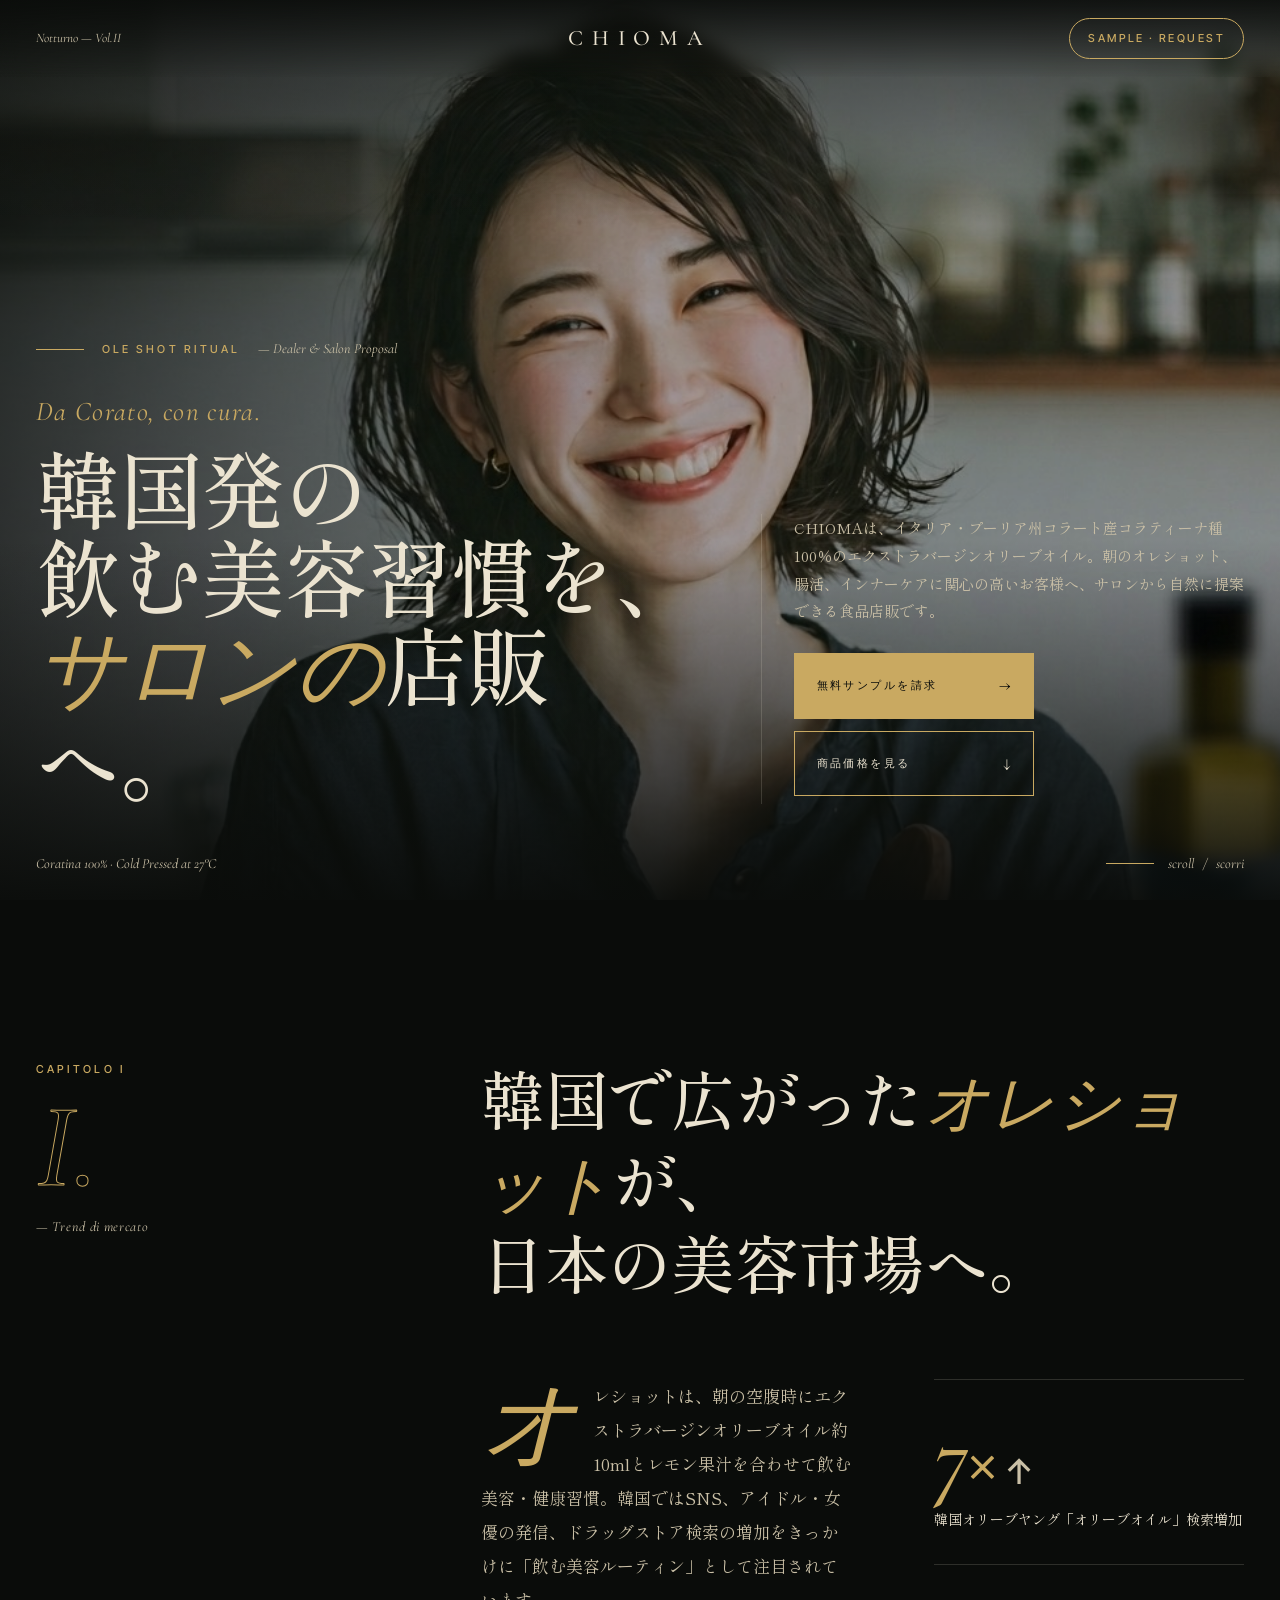
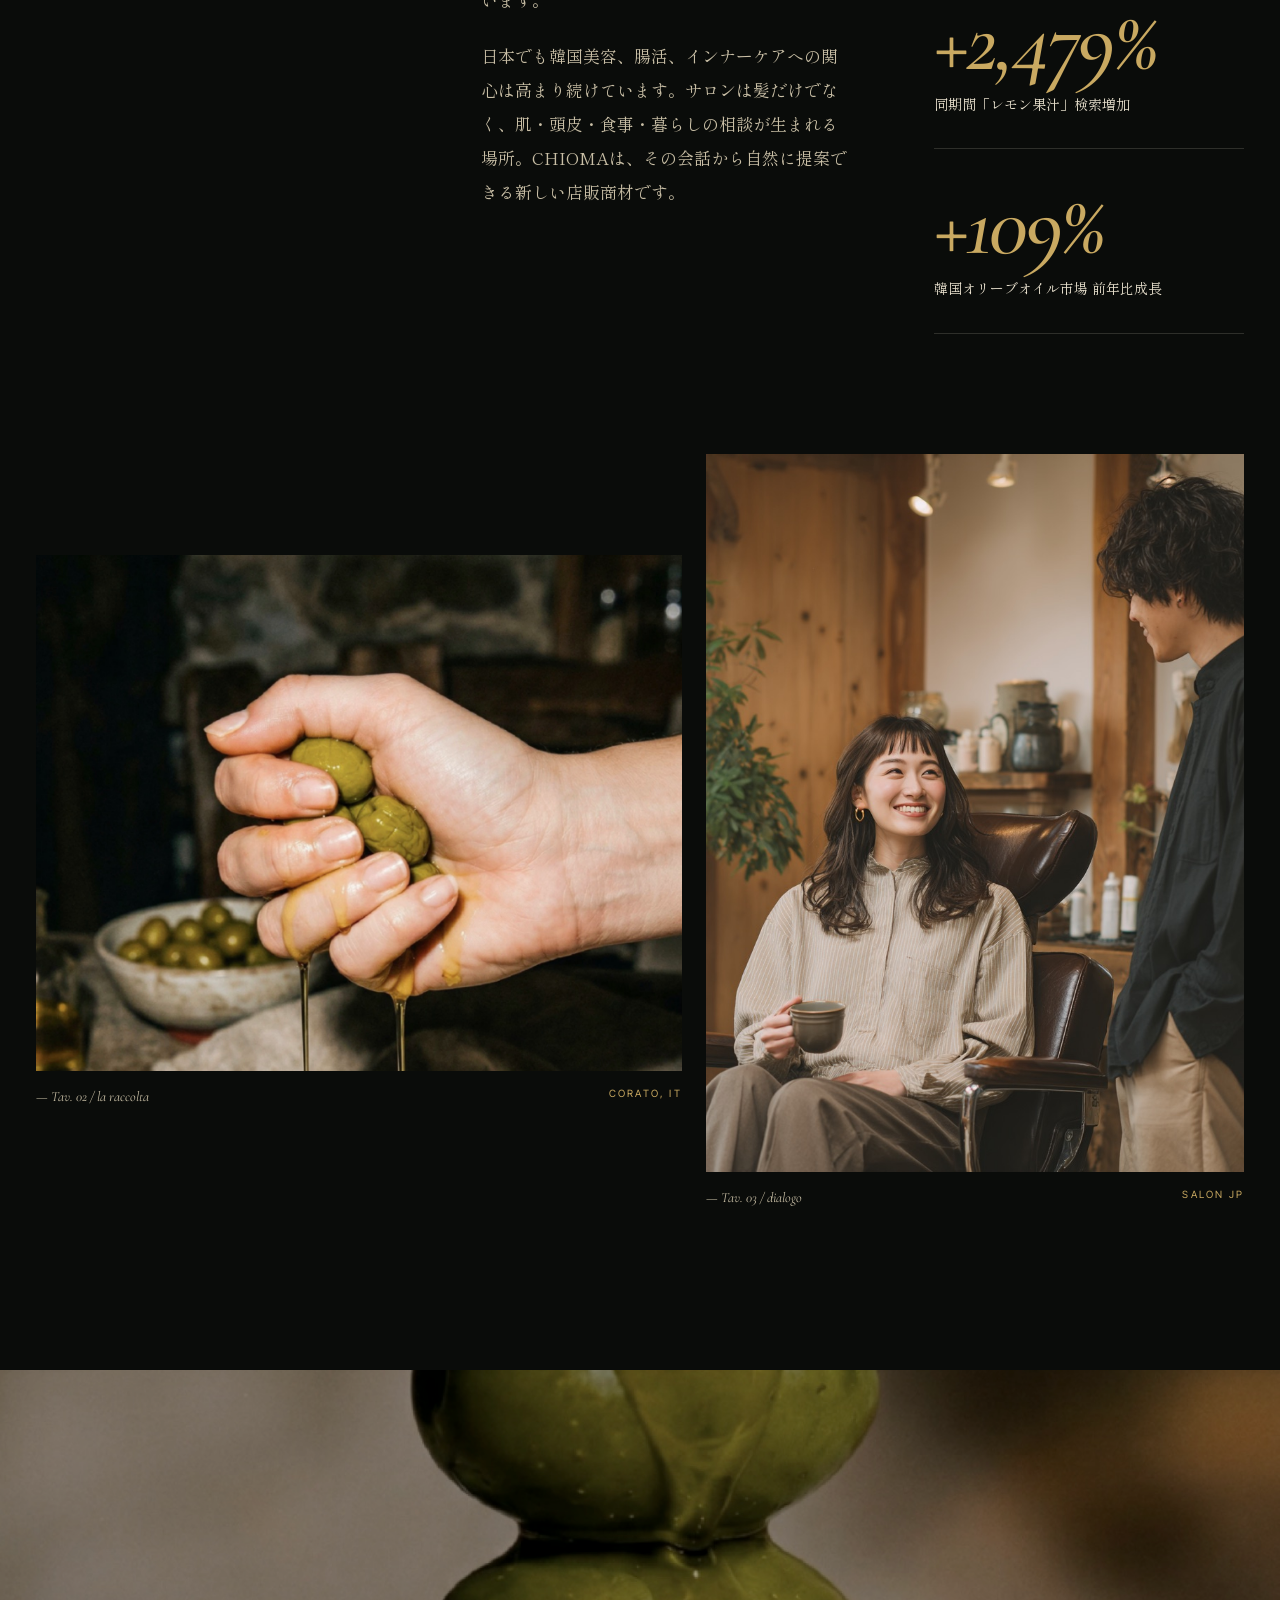
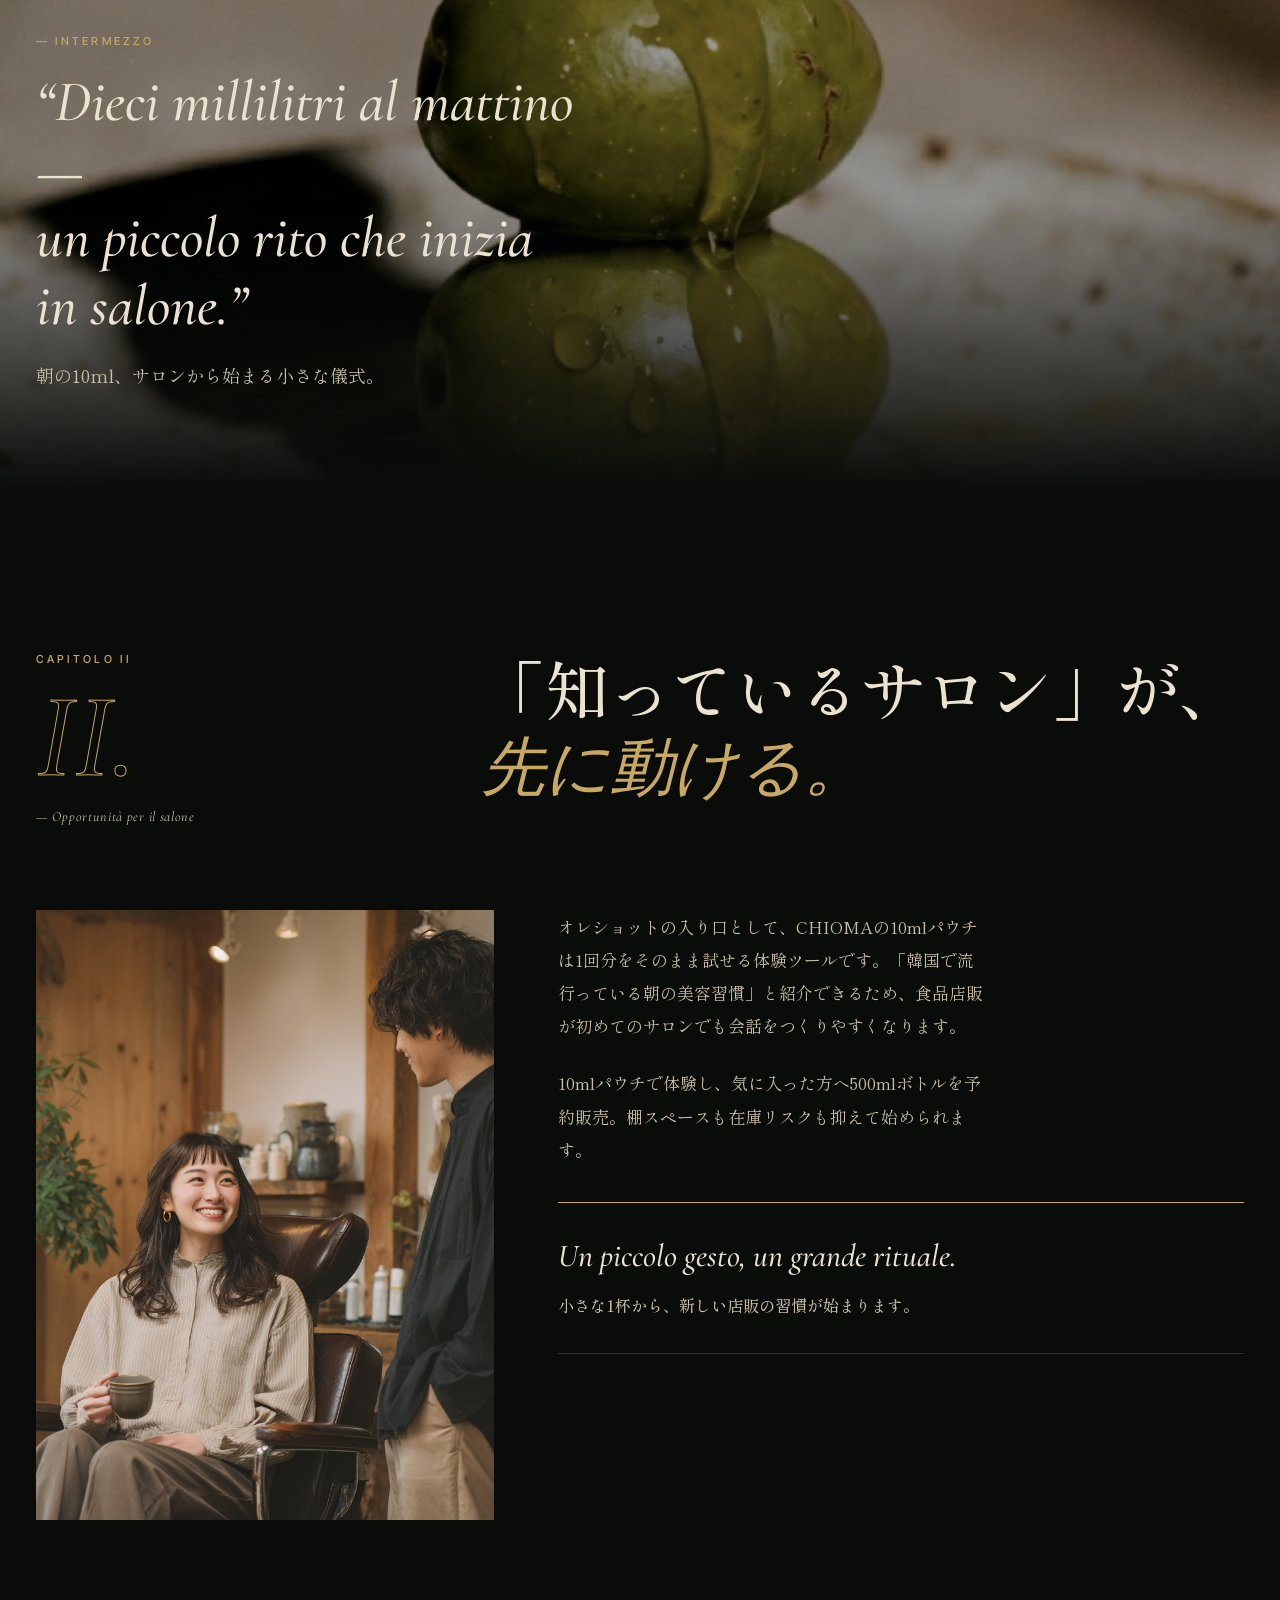
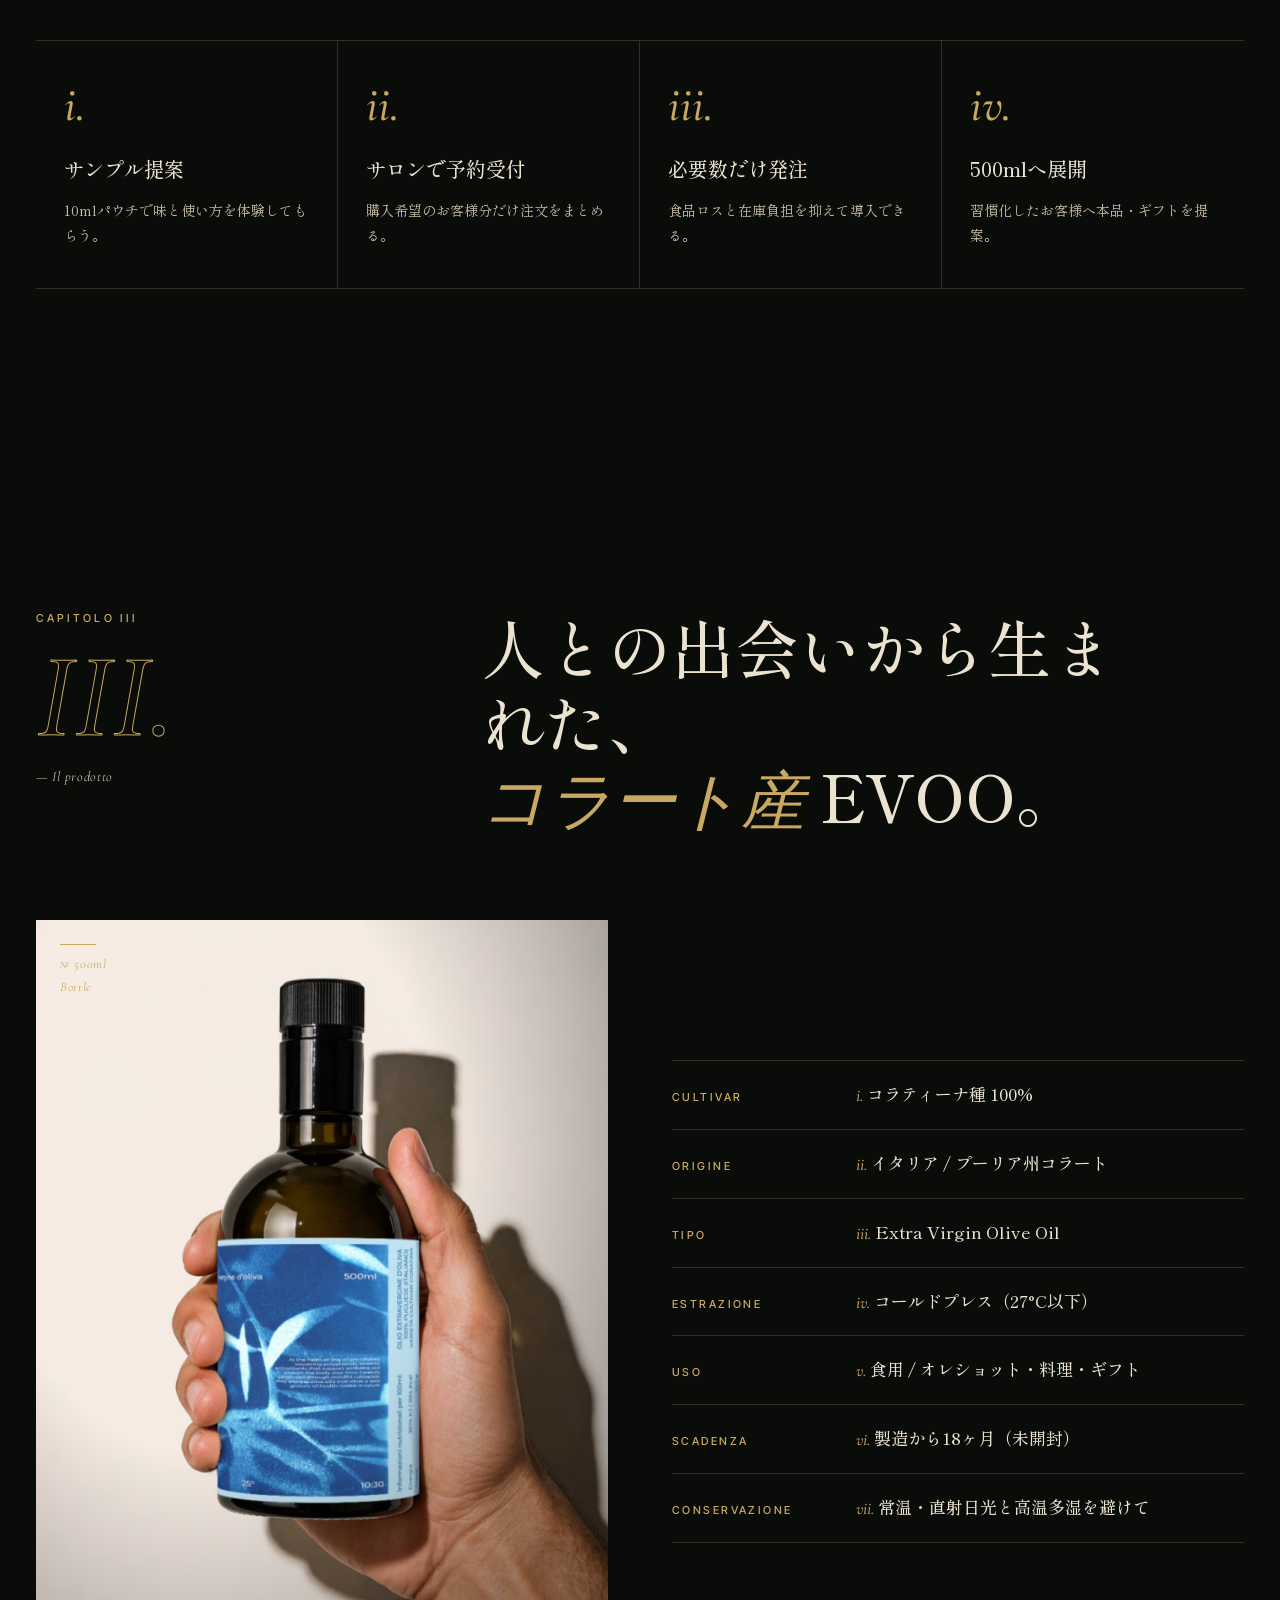
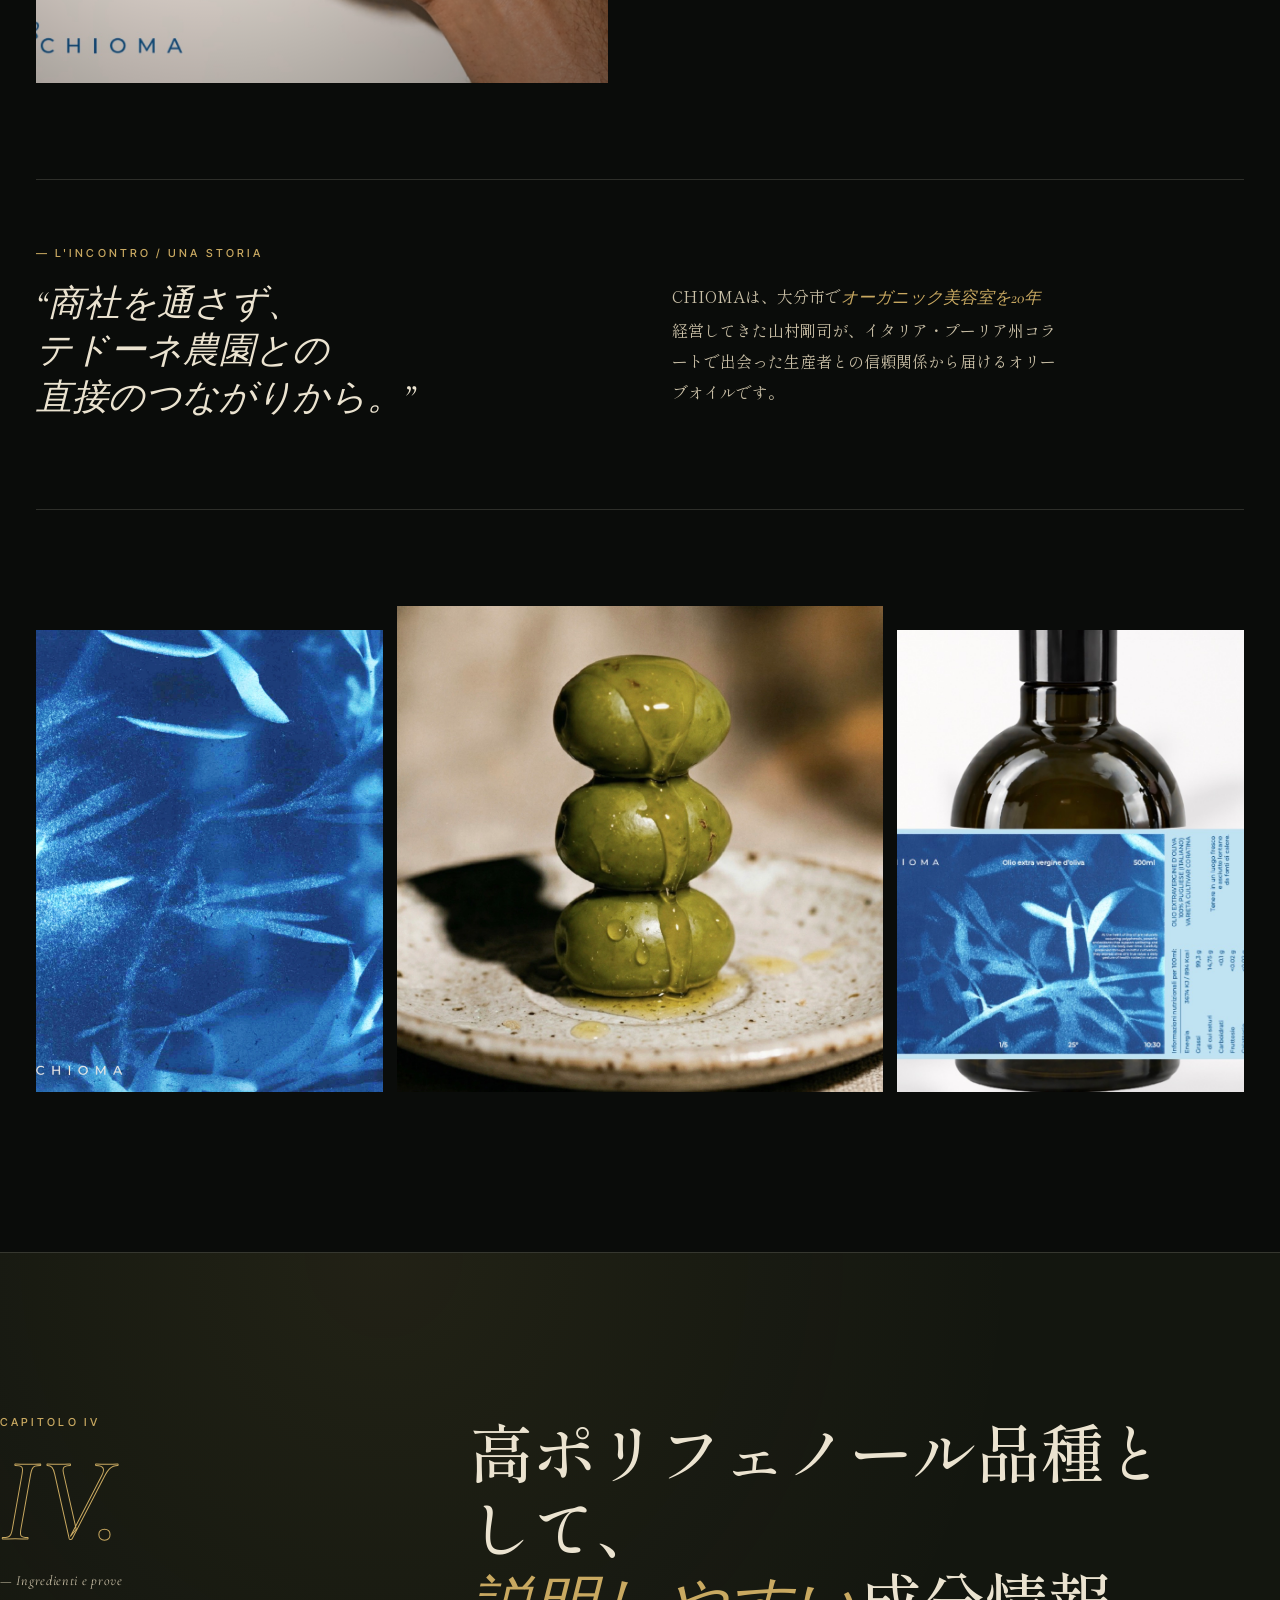
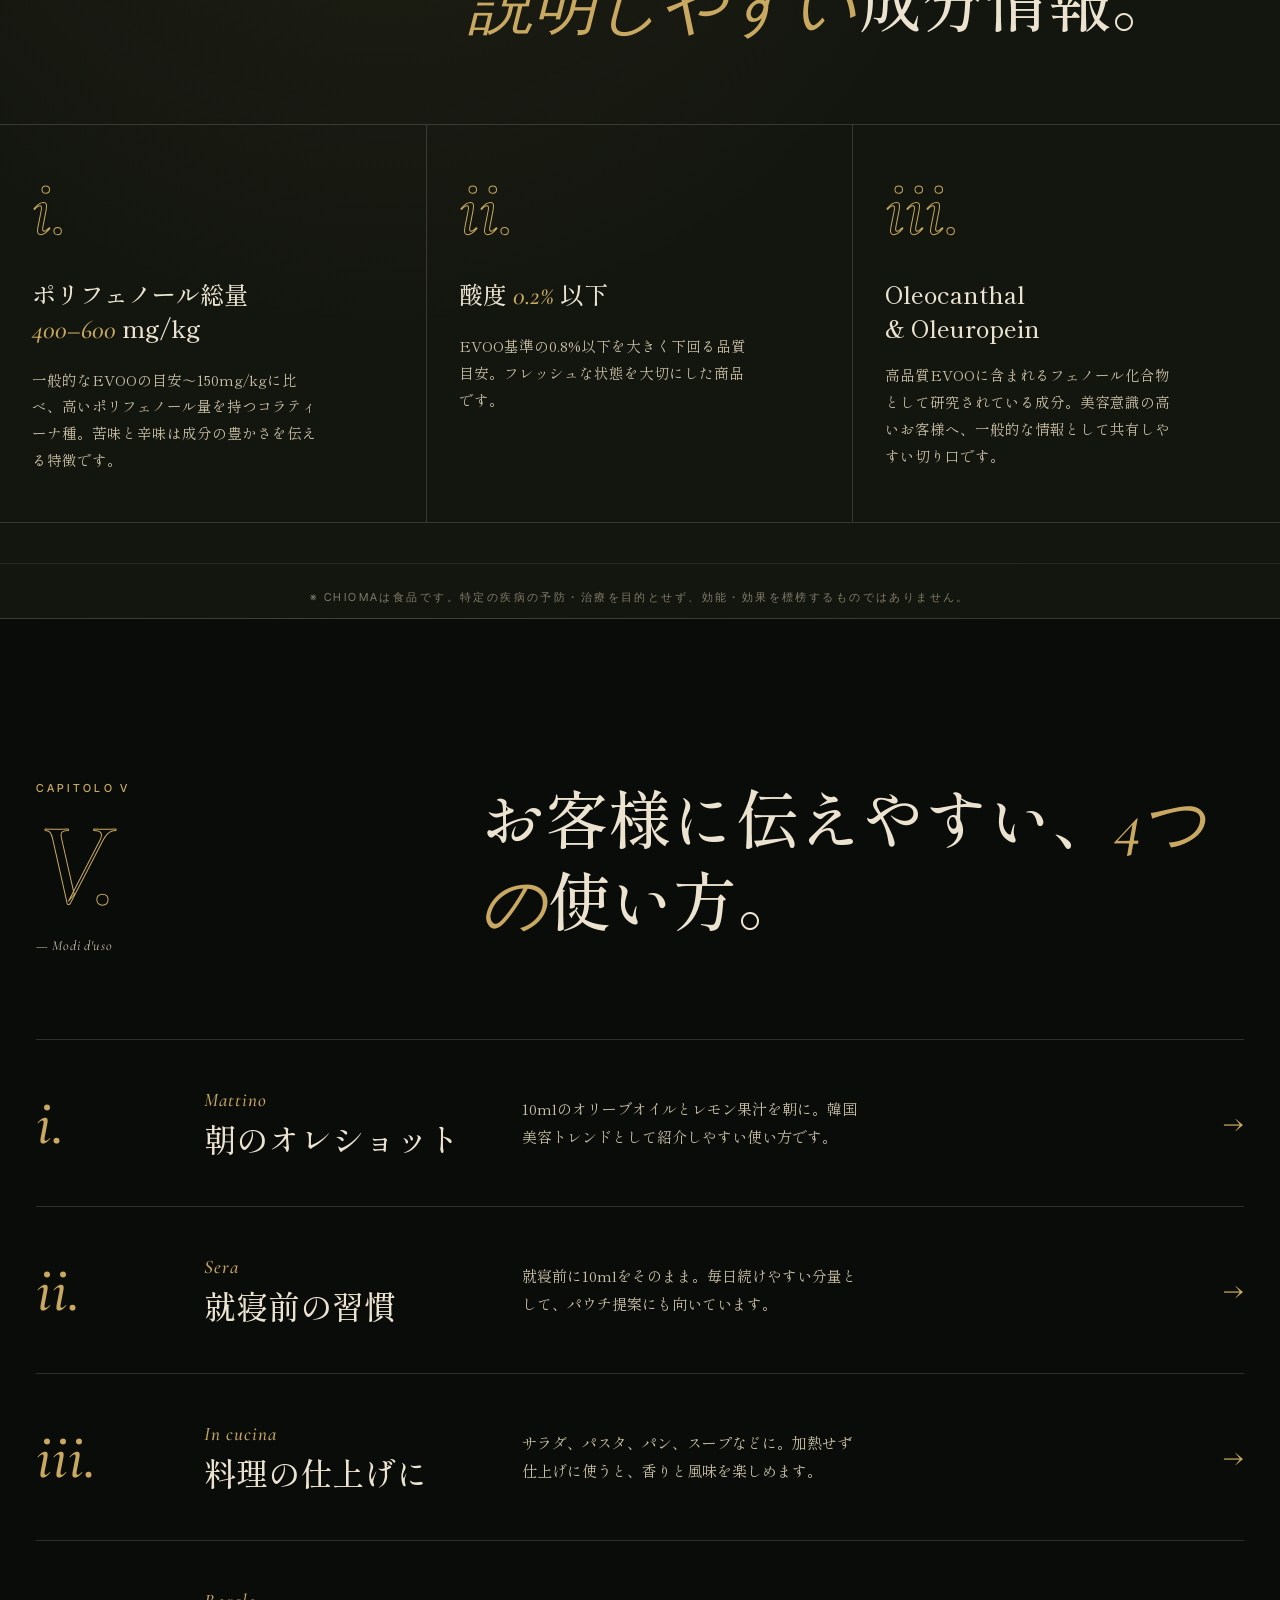
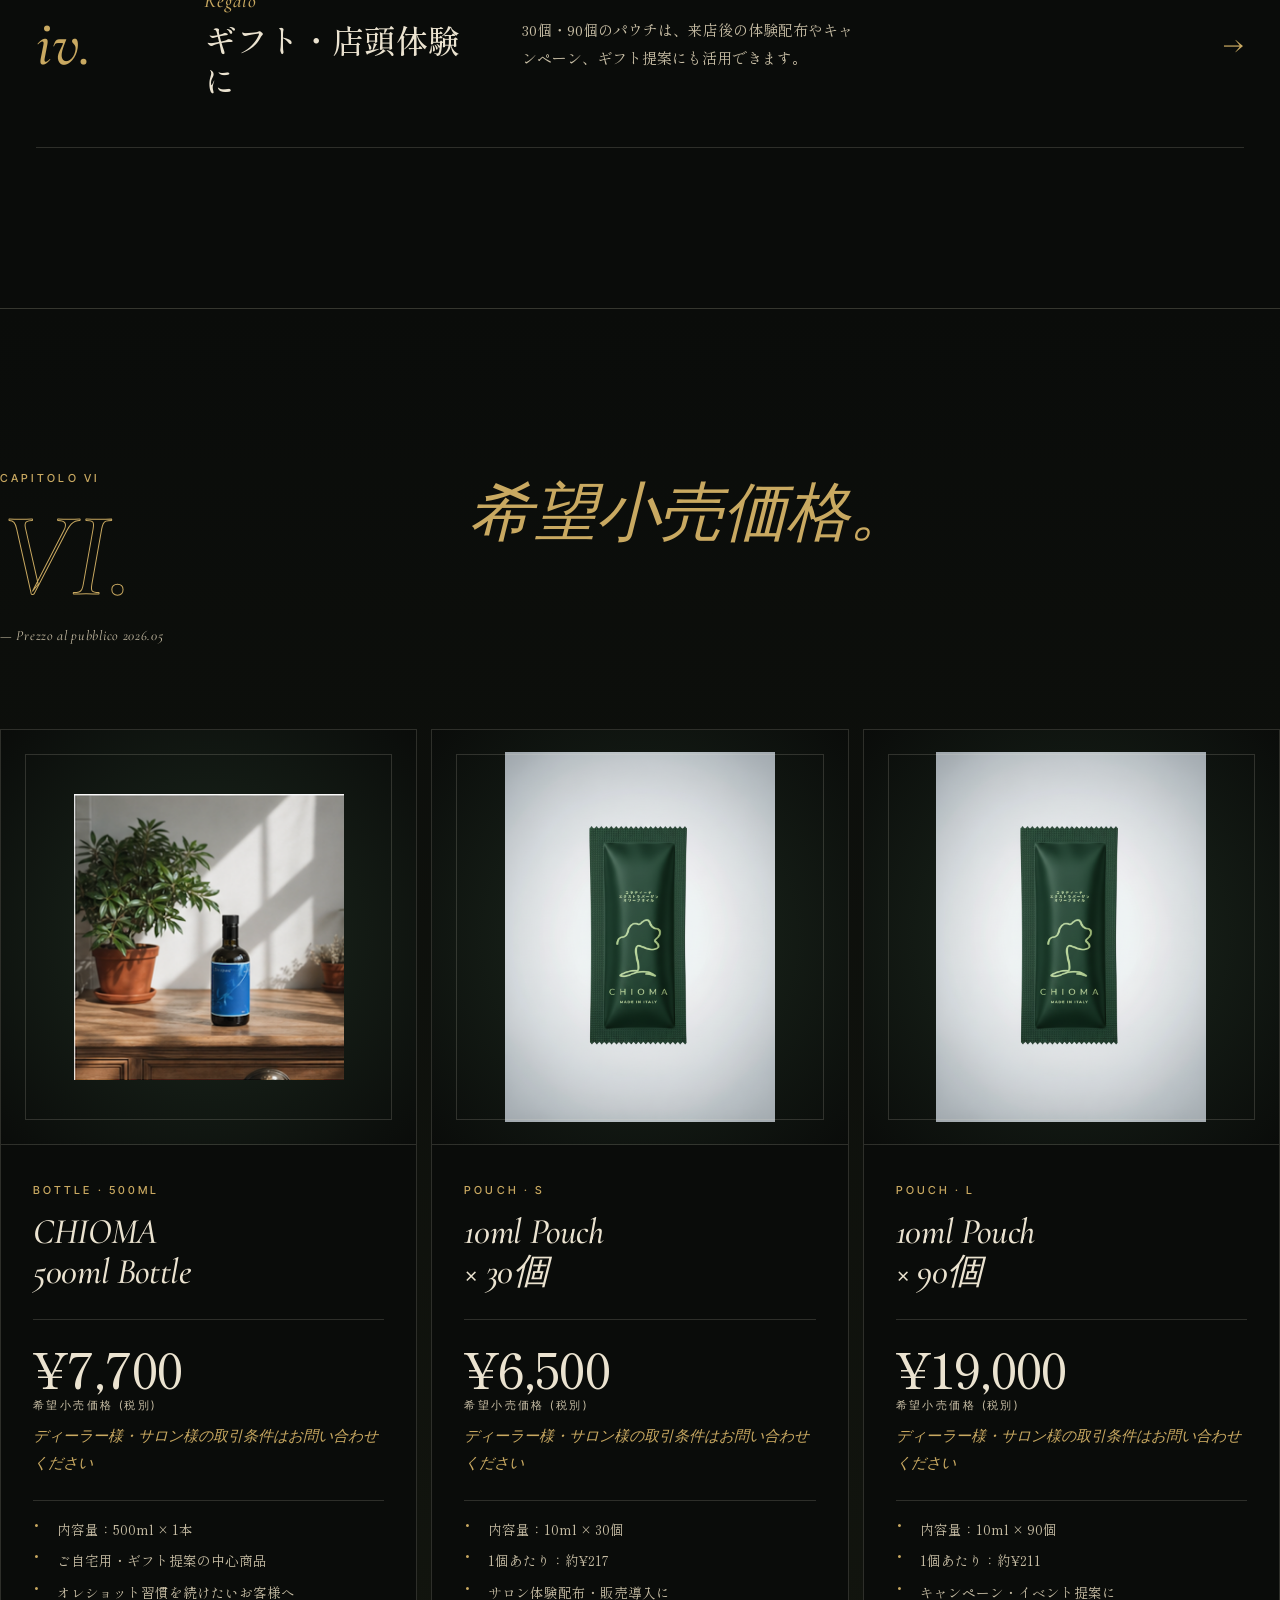
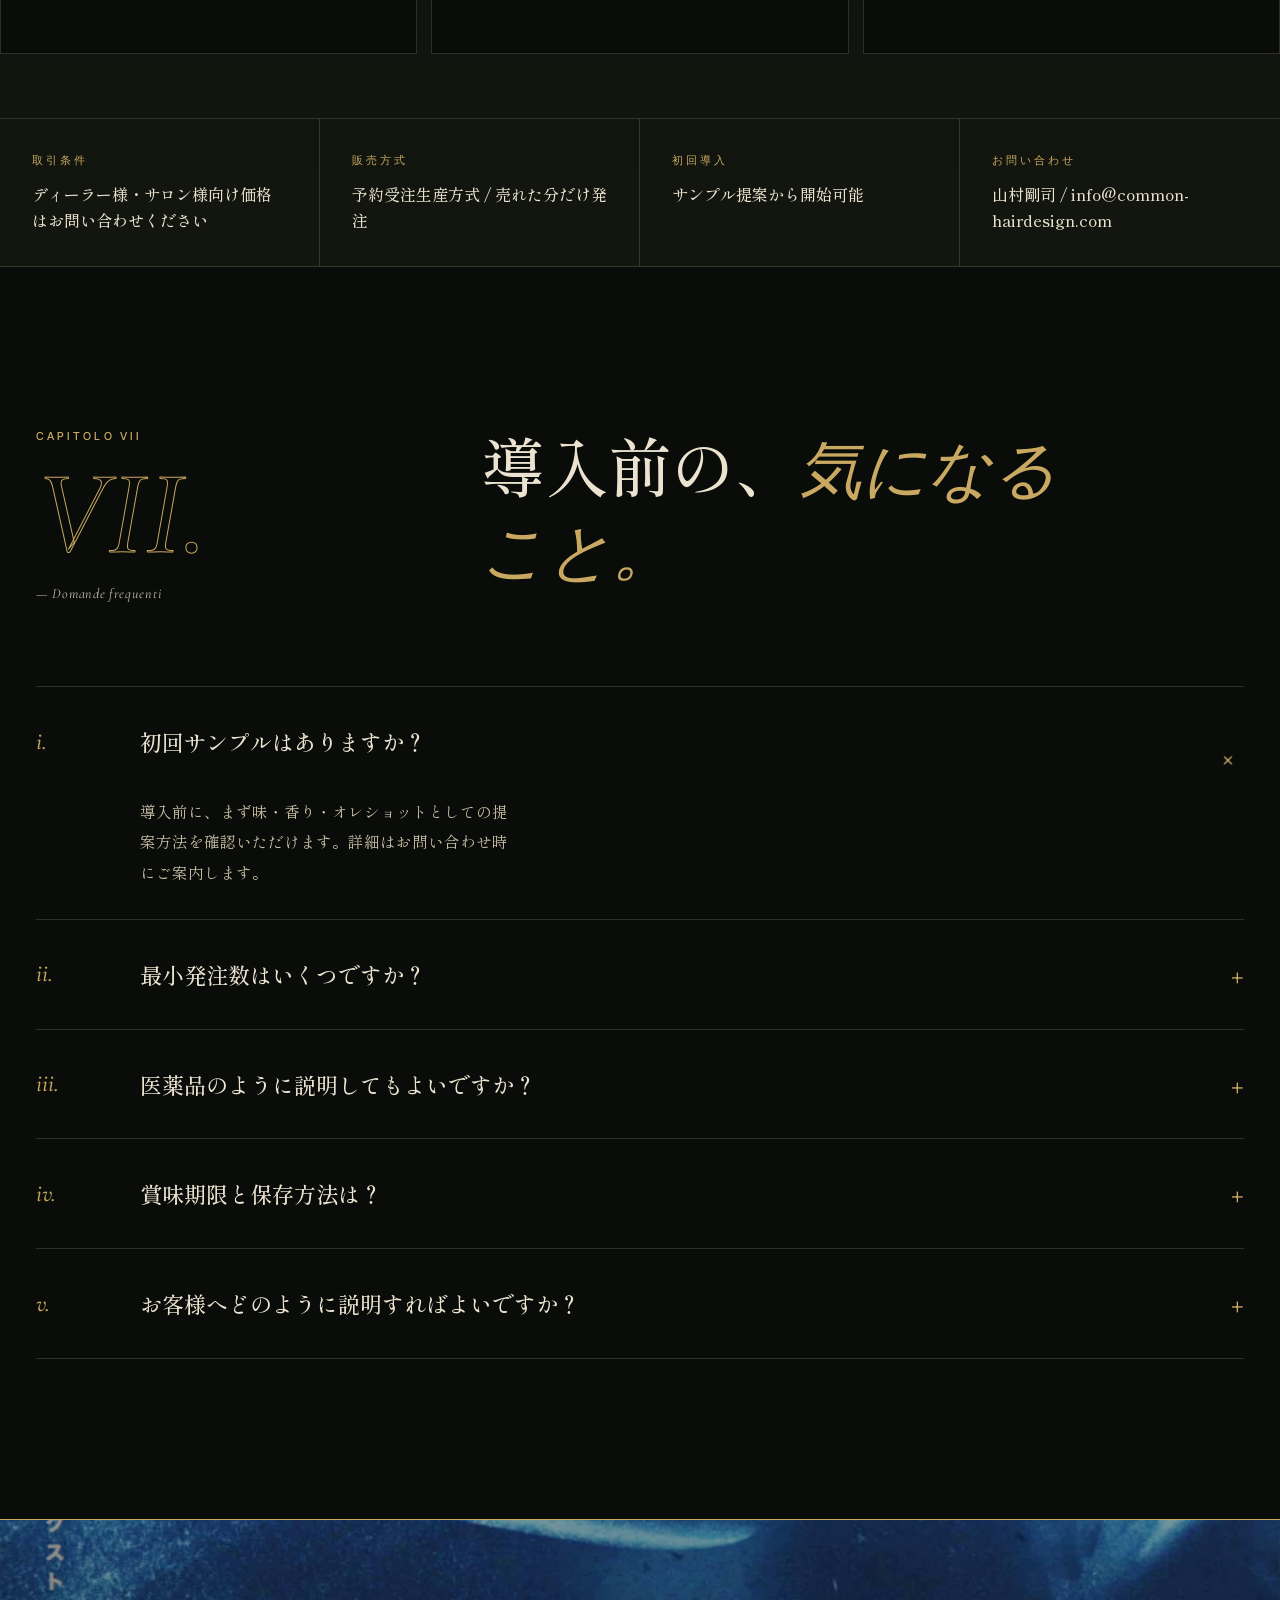
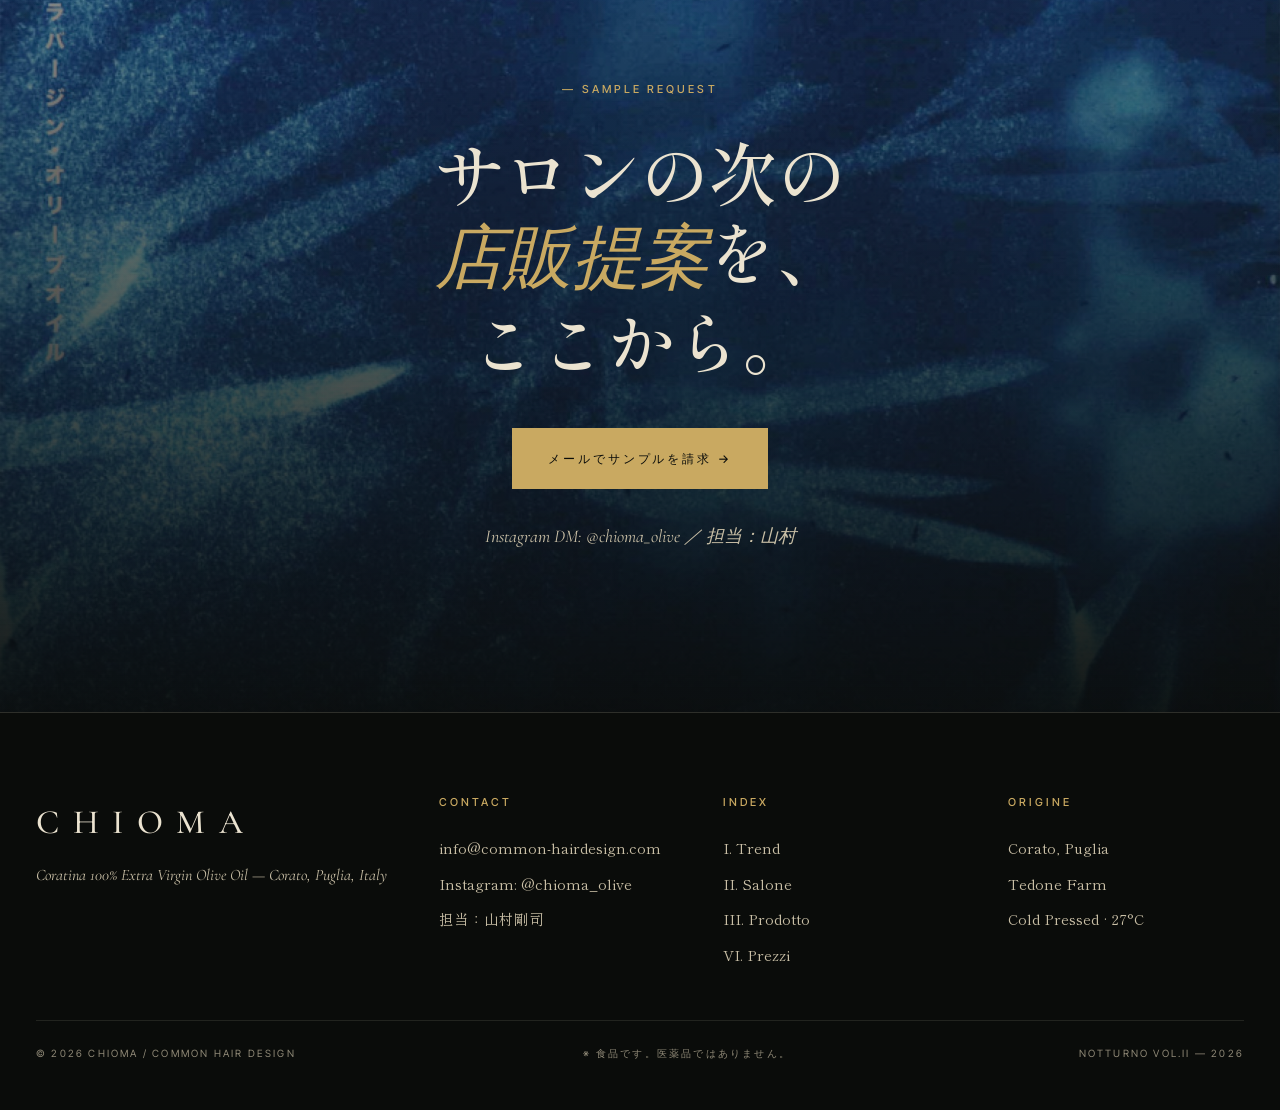
<file: designs/v2-noir.html>
<!doctype html>
<html lang="ja">
<head>
<meta charset="utf-8">
<meta name="viewport" content="width=device-width, initial-scale=1">
<title>CHIOMA — Notturno</title>
<link rel="preconnect" href="https://fonts.googleapis.com">
<link rel="preconnect" href="https://fonts.gstatic.com" crossorigin>
<link href="https://fonts.googleapis.com/css2?family=Cormorant+Garamond:ital,wght@0,400;0,500;0,600;0,700;1,400;1,500&family=Inter+Tight:wght@300;400;500;600&family=Shippori+Mincho:wght@400;500;600;700&display=swap" rel="stylesheet">
<style>
  :root{
    --bg:#0a0c0a;
    --bg-2:#13160f;
    --bg-3:#1d2a1f;
    --bone:#ebe3d0;
    --bone-2:#c9bfa6;
    --gold:#c9a961;
    --gold-2:#a3863f;
    --rule: rgba(235,227,208,0.16);
    --max:1360px;
  }
  *{box-sizing:border-box}
  html,body{margin:0;padding:0;background:var(--bg);color:var(--bone)}
  body{
    font-family:"Shippori Mincho","Cormorant Garamond", serif;
    font-weight:400;line-height:1.75;
    -webkit-font-smoothing:antialiased;
    overflow-x:hidden;
  }
  img{max-width:100%;display:block}
  a{color:inherit;text-decoration:none}
  ::selection{background:var(--gold);color:var(--bg)}

  .serif{font-family:"Cormorant Garamond", serif}
  .jp{font-family:"Shippori Mincho", serif}
  .sans{font-family:"Inter Tight", sans-serif;letter-spacing:.02em}
  .mono-cap{font-family:"Inter Tight", sans-serif;text-transform:uppercase;letter-spacing:.28em;font-size:11px;font-weight:500}

  /* === Top bar === */
  .topbar{
    position:fixed;top:0;left:0;right:0;z-index:50;
    padding:18px 36px;
    background:linear-gradient(to bottom, rgba(10,12,10,.85), rgba(10,12,10,0));
    backdrop-filter:blur(8px);
    -webkit-backdrop-filter:blur(8px);
    transition:background .3s, backdrop-filter .3s;
  }
  .topbar.scrolled{background:rgba(10,12,10,.9);border-bottom:1px solid var(--rule)}
  .top-inner{
    max-width:var(--max);margin:0 auto;
    display:grid;grid-template-columns:1fr auto 1fr;align-items:center;gap:24px;
  }
  .top-mark{font-family:"Cormorant Garamond",serif;font-style:italic;font-size:13px;color:var(--bone-2)}
  .top-logo{
    text-align:center;font-family:"Cormorant Garamond",serif;font-weight:500;
    font-size:22px;letter-spacing:.4em;
  }
  .top-cta{
    justify-self:end;display:inline-flex;align-items:center;gap:10px;
    padding:10px 18px;border:1px solid var(--gold);
    color:var(--gold);font-family:"Inter Tight",sans-serif;font-weight:500;font-size:11px;letter-spacing:.22em;text-transform:uppercase;
    border-radius:999px;transition:.25s;
  }
  .top-cta:hover{background:var(--gold);color:var(--bg)}

  /* === Hero === */
  .hero{
    position:relative;min-height:100vh;
    display:grid;align-items:end;
    overflow:hidden;
    background:#000;
  }
  .hero-img{
    position:absolute;inset:0;
    background-image:url("https://takeshibreks-glitch.github.io/chioma-lp/chioma-hero-woman.jpg");
    background-size:cover;background-position:center 30%;
    filter:contrast(1.05) saturate(.92) brightness(.7);
    transform:scale(1.05);
  }
  .hero::after{
    content:"";position:absolute;inset:0;
    background:
      linear-gradient(to bottom, rgba(10,12,10,.6) 0%, rgba(10,12,10,0) 25%, rgba(10,12,10,0) 60%, rgba(10,12,10,.95) 100%),
      linear-gradient(to right, rgba(10,12,10,.7) 0%, rgba(10,12,10,0) 50%);
  }
  .hero-content{
    position:relative;z-index:2;
    max-width:var(--max);margin:0 auto;width:100%;
    padding:0 36px 96px;
    display:grid;grid-template-columns:1.4fr 1fr;gap:48px;align-items:end;
  }
  .hero-eye{display:flex;align-items:center;gap:18px;margin-bottom:36px}
  .hero-eye .gold-bar{width:48px;height:1px;background:var(--gold)}
  .hero-eye .lab{color:var(--gold)}

  .hero h1{
    font-family:"Shippori Mincho",serif;font-weight:500;
    font-size:clamp(48px, 6.6vw, 104px);line-height:1.04;letter-spacing:-0.015em;
    margin:0;color:var(--bone);
    text-wrap:balance;
  }
  .hero h1 em{
    font-family:"Cormorant Garamond",serif;font-style:italic;color:var(--gold);
    font-weight:500;font-size:1.02em;
  }
  .hero h1 .tag{
    display:block;font-family:"Cormorant Garamond",serif;font-style:italic;font-weight:400;
    font-size:.32em;color:var(--gold);letter-spacing:.05em;margin-bottom:18px;line-height:1;
  }

  .hero-side{
    align-self:end;
    border-left:1px solid var(--rule);
    padding-left:32px;
    padding-bottom:8px;
  }
  .hero-lede{font-size:15px;line-height:1.85;color:var(--bone-2);margin:0 0 28px}
  .hero-cta-row{display:flex;flex-direction:column;gap:12px;align-items:flex-start}
  .btn{
    display:inline-flex;align-items:center;justify-content:space-between;gap:18px;
    min-width:240px;
    padding:16px 22px;border-radius:0;
    font-family:"Inter Tight",sans-serif;font-size:11px;letter-spacing:.22em;text-transform:uppercase;font-weight:500;
    transition:.25s;border:1px solid var(--gold);
  }
  .btn-primary{background:var(--gold);color:var(--bg);border-color:var(--gold)}
  .btn-primary:hover{background:transparent;color:var(--gold)}
  .btn-ghost{background:transparent;color:var(--bone)}
  .btn-ghost:hover{background:var(--bone);color:var(--bg);border-color:var(--bone)}
  .btn .arrow{font-family:"Cormorant Garamond",serif;font-style:italic;font-size:18px;letter-spacing:0;text-transform:none;font-weight:400}

  .hero-foot{
    position:absolute;left:36px;right:36px;bottom:24px;
    max-width:var(--max);margin:0 auto;
    display:flex;justify-content:space-between;align-items:center;
    z-index:3;
    color:var(--bone-2);
  }
  .hero-foot .scroll{display:flex;align-items:center;gap:14px;font-family:"Cormorant Garamond",serif;font-style:italic;font-size:14px}
  .hero-foot .scroll::before{content:"";width:48px;height:1px;background:var(--gold);display:block}

  /* === Section Frame === */
  section.spread{position:relative;max-width:var(--max);margin:0 auto;padding:160px 36px}
  .section-head{
    display:grid;grid-template-columns:1fr 2fr;gap:64px;align-items:start;
    margin-bottom:80px;
  }
  .section-num-block{position:sticky;top:120px}
  .section-num-block .lab{color:var(--gold);margin-bottom:14px}
  .section-num-block .roman{
    font-family:"Cormorant Garamond",serif;font-style:italic;font-weight:500;
    font-size:120px;line-height:.9;color:var(--bone);
    -webkit-text-stroke:1px var(--gold);color:transparent;
    margin-bottom:14px;
  }
  .section-num-block .it{font-family:"Cormorant Garamond",serif;font-style:italic;color:var(--bone-2);font-size:14px;letter-spacing:.05em}
  .section-title{
    font-family:"Shippori Mincho",serif;font-weight:500;
    font-size:clamp(40px, 5vw, 76px);line-height:1.16;letter-spacing:-0.01em;
    margin:0;text-wrap:pretty;
  }
  .section-title em{font-family:"Cormorant Garamond",serif;font-style:italic;color:var(--gold);font-weight:500}

  /* === TREND === */
  .trend-grid{
    display:grid;grid-template-columns:1.2fr 1fr;gap:80px;align-items:start;
    margin-left:calc(33% + 64px);max-width:calc(67% - 64px);
  }
  @media (min-width:901px){
    .trend-section .trend-grid{margin-left:0;max-width:none;grid-column:2}
    .trend-section .section-head{grid-template-columns:1fr 2fr}
  }
  .trend-body p{font-size:17px;line-height:2;color:var(--bone-2);margin:0 0 22px;max-width:42ch}
  .trend-body p:first-of-type::first-letter{
    font-family:"Cormorant Garamond",serif;font-style:italic;font-size:96px;
    float:left;line-height:.85;padding:6px 14px 0 0;color:var(--gold);font-weight:500;
  }
  .stat-block{display:flex;flex-direction:column;gap:0}
  .stat{
    display:grid;grid-template-columns:1fr;gap:8px;padding:32px 0;
    border-bottom:1px solid var(--rule);
  }
  .stat:first-child{border-top:1px solid var(--rule)}
  .stat-num{
    font-family:"Cormorant Garamond",serif;font-style:italic;font-weight:500;
    font-size:88px;line-height:1;color:var(--gold);letter-spacing:-.03em;
  }
  .stat-num small{font-size:.4em;font-style:normal;color:var(--bone-2);font-family:"Inter Tight",sans-serif;letter-spacing:.05em;font-weight:500;margin-left:6px}
  .stat-cap{font-family:"Shippori Mincho",serif;font-size:14px;color:var(--bone);line-height:1.7}

  .trend-section .section-content{display:grid;grid-template-columns:1fr 2fr;gap:64px;align-items:start}
  .trend-section .section-num-block-spacer{}
  .trend-art{
    margin-top:120px;
    display:grid;grid-template-columns:1.2fr 1fr;gap:24px;align-items:center;
  }
  .trend-art figure{margin:0;position:relative}
  .trend-art img{width:100%;aspect-ratio:5/4;object-fit:cover}
  .trend-art figure:nth-child(2) img{aspect-ratio:3/4}
  .figcap{
    margin-top:14px;
    display:flex;justify-content:space-between;
    color:var(--bone-2);
    font-family:"Cormorant Garamond",serif;font-style:italic;font-size:14px;
  }
  .figcap span:last-child{font-family:"Inter Tight",sans-serif;font-style:normal;text-transform:uppercase;letter-spacing:.22em;font-size:10px;color:var(--gold)}

  /* === Cinematic break ===*/
  .cinema{
    position:relative;height:80vh;min-height:560px;
    background:#000;overflow:hidden;
  }
  .cinema img{position:absolute;inset:0;width:100%;height:100%;object-fit:cover;filter:contrast(1.05) saturate(.95) brightness(.6)}
  .cinema::after{content:"";position:absolute;inset:0;background:linear-gradient(to bottom, transparent 60%, var(--bg))}
  .cinema-quote{
    position:absolute;left:0;right:0;bottom:80px;
    max-width:var(--max);margin:0 auto;padding:0 36px;z-index:2;
    color:var(--bone);
  }
  .cinema-quote .lab{color:var(--gold);margin-bottom:18px}
  .cinema-quote h2{
    font-family:"Cormorant Garamond",serif;font-style:italic;font-weight:500;
    font-size:clamp(36px, 4.5vw, 64px);line-height:1.18;
    margin:0;max-width:22ch;
  }
  .cinema-quote .jp-line{
    margin-top:18px;font-family:"Shippori Mincho",serif;font-size:18px;line-height:1.85;
    color:var(--bone-2);max-width:46ch;
  }

  /* === SALON ===*/
  .salon-grid{display:grid;grid-template-columns:1fr 1.5fr;gap:64px;align-items:start}
  .salon-grid figure{margin:0}
  .salon-grid figure img{aspect-ratio:3/4;object-fit:cover;width:100%}
  .salon-body p{font-size:17px;line-height:1.95;color:var(--bone-2);margin:0 0 24px;max-width:48ch}
  .pull{
    margin-top:36px;padding:32px 0;border-top:1px solid var(--gold);border-bottom:1px solid var(--rule);
    font-family:"Cormorant Garamond",serif;font-style:italic;font-weight:500;
    font-size:32px;line-height:1.32;color:var(--bone);
  }
  .pull span{display:block;margin-top:14px;font-style:normal;font-family:"Shippori Mincho",serif;font-size:16px;color:var(--bone-2);line-height:1.85}

  /* PROCESS */
  .process{
    margin-top:120px;
    display:grid;grid-template-columns:repeat(4, 1fr);
    border-top:1px solid var(--rule);
  }
  .step{
    padding:40px 28px;
    border-right:1px solid var(--rule);
    border-bottom:1px solid var(--rule);
    background:transparent;transition:background .3s;
    position:relative;overflow:hidden;
  }
  .step:last-child{border-right:0}
  .step:hover{background:var(--bg-2)}
  .step::before{
    content:"";position:absolute;left:0;right:0;bottom:0;height:1px;background:var(--gold);
    transform:scaleX(0);transform-origin:left;transition:transform .5s;
  }
  .step:hover::before{transform:scaleX(1)}
  .step-num{font-family:"Cormorant Garamond",serif;font-style:italic;font-weight:500;font-size:48px;line-height:1;color:var(--gold);margin-bottom:22px}
  .step h3{font-family:"Shippori Mincho",serif;font-weight:500;font-size:20px;margin:0 0 12px;color:var(--bone)}
  .step p{font-size:14px;line-height:1.8;color:var(--bone-2);margin:0}

  /* === PRODUCT ===*/
  .product-hero{
    display:grid;grid-template-columns:1fr 1fr;gap:64px;align-items:center;
  }
  .product-photo{
    aspect-ratio:3/4;
    background:linear-gradient(135deg, #1d2a1f 0%, #0a0c0a 100%);
    position:relative;overflow:hidden;
  }
  .product-photo img{width:100%;height:100%;object-fit:cover}
  .product-photo::after{
    content:"";position:absolute;inset:0;
    background:radial-gradient(ellipse at 30% 30%, transparent 40%, rgba(0,0,0,.5) 100%);
  }
  .product-photo .stamp{
    position:absolute;top:24px;left:24px;
    color:var(--gold);font-family:"Cormorant Garamond",serif;font-style:italic;font-size:13px;letter-spacing:.05em;
    z-index:2;
  }
  .product-photo .stamp::before{content:"";display:block;width:36px;height:1px;background:var(--gold);margin-bottom:8px}

  .spec-list{display:flex;flex-direction:column;border-top:1px solid var(--rule)}
  .spec-row{
    display:grid;grid-template-columns:160px 1fr;gap:24px;
    padding:18px 0;border-bottom:1px solid var(--rule);
    align-items:baseline;
  }
  .spec-k{color:var(--gold);font-family:"Inter Tight",sans-serif;font-size:11px;letter-spacing:.22em;text-transform:uppercase;font-weight:500}
  .spec-v{font-family:"Shippori Mincho",serif;font-size:17px;color:var(--bone);font-weight:500}
  .spec-v em{font-family:"Cormorant Garamond",serif;font-style:italic;font-weight:500;color:var(--gold);margin-right:4px}

  .origin-block{
    margin-top:96px;display:grid;grid-template-columns:1fr 1fr;gap:64px;align-items:center;
    padding:64px 0;border-top:1px solid var(--rule);border-bottom:1px solid var(--rule);
  }
  .origin-block .lab{color:var(--gold);margin-bottom:18px}
  .origin-block h3{
    font-family:"Cormorant Garamond",serif;font-style:italic;font-weight:500;
    font-size:36px;line-height:1.3;color:var(--bone);margin:0 0 24px;
  }
  .origin-block p{font-size:16px;line-height:1.95;color:var(--bone-2);margin:0;max-width:48ch}
  .origin-block p b{color:var(--gold);font-weight:500;font-family:"Cormorant Garamond",serif;font-style:italic;font-size:1.05em}

  .triptych{
    margin-top:96px;
    display:grid;grid-template-columns:1fr 1.4fr 1fr;gap:14px;align-items:end;
  }
  .triptych img{width:100%;object-fit:cover}
  .triptych img:nth-child(1){aspect-ratio:3/4}
  .triptych img:nth-child(2){aspect-ratio:1/1}
  .triptych img:nth-child(3){aspect-ratio:3/4}

  /* === EVIDENCE ===*/
  .evidence-bg{
    background:
      radial-gradient(ellipse at 30% 0%, rgba(201,169,97,.08), transparent 50%),
      var(--bg-2);
    border-top:1px solid var(--rule);border-bottom:1px solid var(--rule);
  }
  .ev-grid{display:grid;grid-template-columns:repeat(3,1fr);gap:0;border-top:1px solid var(--rule)}
  .ev{
    padding:48px 32px;
    border-right:1px solid var(--rule);
    border-bottom:1px solid var(--rule);
    transition:background .3s;
  }
  .ev:last-child{border-right:0}
  .ev:hover{background:rgba(201,169,97,.06)}
  .ev .roman{
    font-family:"Cormorant Garamond",serif;font-style:italic;font-weight:500;
    font-size:80px;line-height:.9;color:transparent;-webkit-text-stroke:1px var(--gold);
    margin-bottom:32px;
  }
  .ev h3{
    font-family:"Shippori Mincho",serif;font-weight:500;font-size:24px;line-height:1.4;
    margin:0 0 18px;color:var(--bone);
  }
  .ev h3 em{font-family:"Cormorant Garamond",serif;font-style:italic;color:var(--gold);font-weight:500;font-size:1.1em}
  .ev p{font-size:14.5px;line-height:1.85;color:var(--bone-2);margin:0;max-width:36ch}
  .disclaimer-line{
    margin-top:40px;text-align:center;
    font-family:"Inter Tight",sans-serif;font-size:11px;letter-spacing:.22em;text-transform:uppercase;
    color:var(--bone-2);opacity:.6;
    padding-top:24px;border-top:1px solid var(--rule);
  }

  /* === USE ===*/
  .use-list{display:grid;grid-template-columns:1fr;gap:0;border-top:1px solid var(--rule)}
  .use-item{
    display:grid;grid-template-columns:120px 1fr 1.5fr 1fr;gap:48px;align-items:center;
    padding:48px 0;border-bottom:1px solid var(--rule);
    transition:background .3s;
    position:relative;
  }
  .use-item:hover{background:var(--bg-2)}
  .use-item .roman{font-family:"Cormorant Garamond",serif;font-style:italic;font-weight:500;font-size:64px;color:var(--gold);line-height:1}
  .use-item h3{font-family:"Shippori Mincho",serif;font-weight:500;font-size:32px;line-height:1.25;margin:0;color:var(--bone)}
  .use-item h3 em{font-family:"Cormorant Garamond",serif;font-style:italic;color:var(--gold);font-weight:500;font-size:.6em;display:block;margin-bottom:6px;letter-spacing:.05em}
  .use-item p{font-size:15px;line-height:1.85;color:var(--bone-2);margin:0;max-width:42ch}
  .use-item .arrow{font-family:"Cormorant Garamond",serif;font-style:italic;color:var(--gold);font-size:32px;text-align:right;transition:transform .3s}
  .use-item:hover .arrow{transform:translateX(8px)}

  /* === PRICING === */
  .price-bg{
    background:linear-gradient(180deg, var(--bg) 0%, var(--bg-2) 100%);
    border-top:1px solid var(--rule);
  }
  .price-grid{display:grid;grid-template-columns:repeat(3, 1fr);gap:14px}
  .price-card{
    background:var(--bg);
    border:1px solid var(--rule);
    padding:0;
    display:flex;flex-direction:column;
    transition:.3s;
    position:relative;overflow:hidden;
  }
  .price-card:hover{border-color:var(--gold);transform:translateY(-4px)}
  .price-visual{
    aspect-ratio:1/1;
    background:radial-gradient(ellipse at center, var(--bg-3), var(--bg));
    border-bottom:1px solid var(--rule);
    display:grid;place-items:center;overflow:hidden;
    position:relative;
  }
  .price-visual::before{
    content:"";position:absolute;inset:24px;border:1px solid var(--rule);pointer-events:none;
  }
  .price-visual img{width:65%;height:90%;object-fit:contain}
  .price-info{padding:36px 32px;display:flex;flex-direction:column;flex:1}
  .price-card .cat{color:var(--gold);margin-bottom:12px}
  .price-card h3{
    font-family:"Cormorant Garamond",serif;font-style:italic;font-weight:500;
    font-size:36px;line-height:1.1;margin:0 0 28px;color:var(--bone);letter-spacing:-.01em;
  }
  .price-amt{
    font-family:"Shippori Mincho",serif;font-weight:500;
    font-size:48px;line-height:1;letter-spacing:-.02em;color:var(--bone);
    border-top:1px solid var(--rule);padding-top:24px;
  }
  .price-amt small{
    display:block;margin-top:8px;
    font-family:"Inter Tight",sans-serif;font-size:11px;letter-spacing:.22em;text-transform:uppercase;
    color:var(--bone-2);font-weight:400;
  }
  .price-sub{margin-top:12px;font-family:"Cormorant Garamond",serif;font-style:italic;font-size:15px;color:var(--gold)}
  .price-feat{
    margin-top:24px;padding-top:18px;border-top:1px solid var(--rule);
    list-style:none;padding-left:0;display:flex;flex-direction:column;gap:10px;
    font-size:13.5px;color:var(--bone-2);line-height:1.6;font-family:"Shippori Mincho",serif;
  }
  .price-feat li{display:grid;grid-template-columns:14px 1fr;gap:10px;align-items:start}
  .price-feat li::before{content:"·";color:var(--gold);font-size:24px;line-height:.5}

  .price-meta{
    margin-top:64px;
    display:grid;grid-template-columns:repeat(4,1fr);
    border-top:1px solid var(--rule);
  }
  .price-meta-item{padding:32px;border-right:1px solid var(--rule);border-bottom:1px solid var(--rule)}
  .price-meta-item:last-child{border-right:0}
  .price-meta-item .k{color:var(--gold);margin-bottom:12px}
  .price-meta-item .v{font-family:"Shippori Mincho",serif;font-size:16px;color:var(--bone);line-height:1.6;font-weight:500}

  /* === FAQ === */
  .faq{display:flex;flex-direction:column;border-top:1px solid var(--rule)}
  .faq details{
    border-bottom:1px solid var(--rule);
    padding:0;
  }
  .faq summary{
    list-style:none;cursor:pointer;
    padding:32px 0;
    display:grid;grid-template-columns:80px 1fr 60px;gap:24px;align-items:center;
    font-family:"Shippori Mincho",serif;font-weight:500;font-size:22px;line-height:1.4;color:var(--bone);
    transition:color .3s;
  }
  .faq summary::-webkit-details-marker{display:none}
  .faq summary:hover{color:var(--gold)}
  .faq summary .roman{
    font-family:"Cormorant Garamond",serif;font-style:italic;font-weight:500;color:var(--gold);font-size:24px;line-height:1;
  }
  .faq summary .plus{
    text-align:right;font-family:"Cormorant Garamond",serif;font-style:italic;font-size:32px;color:var(--gold);
    transition:transform .3s;
  }
  .faq details[open] summary .plus{transform:rotate(45deg)}
  .faq details > div{
    padding:0 0 32px 104px;
    font-size:15.5px;line-height:1.95;color:var(--bone-2);
    max-width:60ch;
  }

  /* === FINAL ===*/
  .final{
    position:relative;overflow:hidden;
    background:
      linear-gradient(180deg, rgba(10,12,10,.4), rgba(10,12,10,.95)),
      url("https://takeshibreks-glitch.github.io/chioma-lp/chioma-blue-texture.jpg") center/cover;
    padding:160px 36px;text-align:center;
    border-top:1px solid var(--gold);
  }
  .final .lab{color:var(--gold);margin-bottom:32px}
  .final h2{
    font-family:"Shippori Mincho",serif;font-weight:500;
    font-size:clamp(40px, 5.4vw, 84px);line-height:1.16;letter-spacing:-.01em;
    margin:0 auto 48px;max-width:18ch;color:var(--bone);
    text-wrap:balance;
  }
  .final h2 em{font-family:"Cormorant Garamond",serif;font-style:italic;color:var(--gold);font-weight:500}
  .final-cta{
    display:inline-flex;align-items:center;gap:18px;
    padding:20px 36px;background:var(--gold);color:var(--bg);
    font-family:"Inter Tight",sans-serif;font-size:12px;letter-spacing:.24em;text-transform:uppercase;font-weight:500;
    transition:.25s;
  }
  .final-cta:hover{background:var(--bone);color:var(--bg)}
  .final-sub{margin-top:32px;font-family:"Cormorant Garamond",serif;font-style:italic;font-size:18px;color:var(--bone-2)}

  /* === Footer === */
  footer{
    padding:80px 36px 48px;
    background:var(--bg);border-top:1px solid var(--rule);
  }
  .foot-inner{
    max-width:var(--max);margin:0 auto;
    display:grid;grid-template-columns:1.5fr 1fr 1fr 1fr;gap:48px;align-items:start;
  }
  .foot-logo{font-family:"Cormorant Garamond",serif;font-weight:500;font-size:34px;letter-spacing:.4em}
  .foot-tag{font-family:"Cormorant Garamond",serif;font-style:italic;font-size:16px;color:var(--bone-2);margin-top:8px}
  .foot-h{color:var(--gold);margin-bottom:18px}
  .foot-link{display:block;font-family:"Shippori Mincho",serif;font-size:14.5px;color:var(--bone-2);padding:5px 0}
  .foot-link:hover{color:var(--gold)}
  .foot-bottom{
    max-width:var(--max);margin:48px auto 0;padding-top:24px;
    border-top:1px solid var(--rule);
    display:flex;justify-content:space-between;flex-wrap:wrap;gap:14px;
    font-family:"Inter Tight",sans-serif;font-size:10px;letter-spacing:.22em;text-transform:uppercase;
    color:var(--bone-2);opacity:.7;
  }

  @media (max-width:900px){
    .hero{min-height:90vh}
    .hero-content{grid-template-columns:1fr;gap:32px;padding-bottom:48px}
    .hero-side{border-left:0;border-top:1px solid var(--rule);padding-left:0;padding-top:24px}
    section.spread{padding:96px 22px}
    .section-head{grid-template-columns:1fr;gap:24px}
    .section-num-block{position:static}
    .trend-grid,.trend-art,.salon-grid,.product-hero,.origin-block,.triptych,.ev-grid,.price-grid,.foot-inner{grid-template-columns:1fr}
    .process{grid-template-columns:1fr 1fr}
    .step,.ev,.price-meta-item{border-right:0}
    .use-item{grid-template-columns:1fr;gap:16px;padding:32px 0}
    .price-meta{grid-template-columns:1fr 1fr}
    .top-mark{display:none}
    .top-inner{grid-template-columns:1fr 1fr}
    .top-logo{text-align:left}
    .faq summary{grid-template-columns:60px 1fr 40px}
    .faq details > div{padding-left:84px}
  }
</style>
</head>
<body>

<!-- top bar -->
<header class="topbar" id="topbar">
  <div class="top-inner">
    <span class="top-mark serif"><em>Notturno —</em> Vol.II</span>
    <div class="top-logo">CHIOMA</div>
    <a href="mailto:info@common-hairdesign.com" class="top-cta">Sample · Request</a>
  </div>
</header>

<!-- HERO -->
<section class="hero" id="top">
  <div class="hero-img"></div>
  <div class="hero-content">
    <div>
      <div class="hero-eye">
        <span class="gold-bar"></span>
        <span class="mono-cap lab">Ole Shot Ritual</span>
        <span class="serif" style="font-style:italic;font-size:14px;color:var(--bone-2)">— Dealer &amp; Salon Proposal</span>
      </div>
      <h1>
        <span class="tag">Da Corato, con cura.</span>
        韓国発の<br>
        飲む美容習慣を、<br>
        <em>サロンの</em>店販へ。
      </h1>
    </div>
    <aside class="hero-side">
      <p class="hero-lede">
        CHIOMAは、イタリア・プーリア州コラート産コラティーナ種100％のエクストラバージンオリーブオイル。朝のオレショット、腸活、インナーケアに関心の高いお客様へ、サロンから自然に提案できる食品店販です。
      </p>
      <div class="hero-cta-row">
        <a class="btn btn-primary" href="mailto:info@common-hairdesign.com">無料サンプルを請求 <span class="arrow">→</span></a>
        <a class="btn btn-ghost" href="#pricing">商品価格を見る <span class="arrow">↓</span></a>
      </div>
    </aside>
  </div>
  <div class="hero-foot">
    <span class="serif" style="font-style:italic;font-size:14px">Coratina 100% · Cold Pressed at 27°C</span>
    <div class="scroll"><span>scroll &nbsp; / &nbsp; scorri</span></div>
  </div>
</section>

<!-- TREND -->
<section class="spread trend-section" id="trend">
  <div class="section-head">
    <div class="section-num-block">
      <div class="mono-cap lab">Capitolo I</div>
      <div class="roman">I.</div>
      <div class="it">— Trend di mercato</div>
    </div>
    <h2 class="section-title">韓国で広がった<em>オレショット</em>が、<br>日本の美容市場へ。</h2>
  </div>

  <div class="section-content">
    <div></div>
    <div class="trend-grid">
      <div class="trend-body">
        <p>オレショットは、朝の空腹時にエクストラバージンオリーブオイル約10mlとレモン果汁を合わせて飲む美容・健康習慣。韓国ではSNS、アイドル・女優の発信、ドラッグストア検索の増加をきっかけに「飲む美容ルーティン」として注目されています。</p>
        <p>日本でも韓国美容、腸活、インナーケアへの関心は高まり続けています。サロンは髪だけでなく、肌・頭皮・食事・暮らしの相談が生まれる場所。CHIOMAは、その会話から自然に提案できる新しい店販商材です。</p>
      </div>
      <div class="stat-block">
        <div class="stat">
          <div class="stat-num">7×<small>↑</small></div>
          <div class="stat-cap">韓国オリーブヤング「オリーブオイル」検索増加</div>
        </div>
        <div class="stat">
          <div class="stat-num">+2,479%</div>
          <div class="stat-cap">同期間「レモン果汁」検索増加</div>
        </div>
        <div class="stat">
          <div class="stat-num">+109%</div>
          <div class="stat-cap">韓国オリーブオイル市場 前年比成長</div>
        </div>
      </div>
    </div>
  </div>

  <div class="trend-art">
    <figure>
      <img src="https://takeshibreks-glitch.github.io/chioma-lp/chioma-harvest-hand.jpg" alt="手で搾られるオリーブとオリーブオイル">
      <figcaption class="figcap"><span>— Tav. 02 / la raccolta</span><span>Corato, IT</span></figcaption>
    </figure>
    <figure>
      <img src="https://takeshibreks-glitch.github.io/chioma-lp/chioma-salon-talk-1.jpg" alt="サロンで美容師とお客様">
      <figcaption class="figcap"><span>— Tav. 03 / dialogo</span><span>Salon JP</span></figcaption>
    </figure>
  </div>
</section>

<!-- CINEMA BREAK -->
<section class="cinema">
  <img src="https://takeshibreks-glitch.github.io/chioma-lp/chioma-olive-stack.jpg" alt="オリーブにオイル">
  <div class="cinema-quote">
    <div class="mono-cap lab">— Intermezzo</div>
    <h2>“Dieci millilitri al mattino —<br>un piccolo rito che inizia in salone.”</h2>
    <p class="jp-line">朝の10ml、サロンから始まる小さな儀式。</p>
  </div>
</section>

<!-- SALON -->
<section class="spread" id="salon">
  <div class="section-head">
    <div class="section-num-block">
      <div class="mono-cap lab">Capitolo II</div>
      <div class="roman">II.</div>
      <div class="it">— Opportunità per il salone</div>
    </div>
    <h2 class="section-title">「知っているサロン」が、<br><em>先に動ける。</em></h2>
  </div>

  <div class="salon-grid">
    <figure>
      <img src="https://takeshibreks-glitch.github.io/chioma-lp/chioma-salon-talk-1.jpg" alt="サロンの会話">
    </figure>
    <div class="salon-body">
      <p>オレショットの入り口として、CHIOMAの10mlパウチは1回分をそのまま試せる体験ツールです。「韓国で流行っている朝の美容習慣」と紹介できるため、食品店販が初めてのサロンでも会話をつくりやすくなります。</p>
      <p>10mlパウチで体験し、気に入った方へ500mlボトルを予約販売。棚スペースも在庫リスクも抑えて始められます。</p>
      <div class="pull">
        Un piccolo gesto, un grande rituale.
        <span>小さな1杯から、新しい店販の習慣が始まります。</span>
      </div>
    </div>
  </div>

  <div class="process">
    <div class="step">
      <div class="step-num">i.</div>
      <h3>サンプル提案</h3>
      <p>10mlパウチで味と使い方を体験してもらう。</p>
    </div>
    <div class="step">
      <div class="step-num">ii.</div>
      <h3>サロンで予約受付</h3>
      <p>購入希望のお客様分だけ注文をまとめる。</p>
    </div>
    <div class="step">
      <div class="step-num">iii.</div>
      <h3>必要数だけ発注</h3>
      <p>食品ロスと在庫負担を抑えて導入できる。</p>
    </div>
    <div class="step">
      <div class="step-num">iv.</div>
      <h3>500mlへ展開</h3>
      <p>習慣化したお客様へ本品・ギフトを提案。</p>
    </div>
  </div>
</section>

<!-- PRODUCT -->
<section class="spread" id="product">
  <div class="section-head">
    <div class="section-num-block">
      <div class="mono-cap lab">Capitolo III</div>
      <div class="roman">III.</div>
      <div class="it">— Il prodotto</div>
    </div>
    <h2 class="section-title">人との出会いから生まれた、<br><em>コラート産</em> EVOO。</h2>
  </div>

  <div class="product-hero">
    <div class="product-photo">
      <span class="stamp">№ 500ml<br><em>Bottle</em></span>
      <img src="https://takeshibreks-glitch.github.io/chioma-lp/chioma-product-hand.jpg" alt="500mlボトル">
    </div>
    <div class="spec-list">
      <div class="spec-row"><div class="spec-k">Cultivar</div><div class="spec-v"><em>i.</em>コラティーナ種 100%</div></div>
      <div class="spec-row"><div class="spec-k">Origine</div><div class="spec-v"><em>ii.</em>イタリア / プーリア州コラート</div></div>
      <div class="spec-row"><div class="spec-k">Tipo</div><div class="spec-v"><em>iii.</em>Extra Virgin Olive Oil</div></div>
      <div class="spec-row"><div class="spec-k">Estrazione</div><div class="spec-v"><em>iv.</em>コールドプレス（27°C以下）</div></div>
      <div class="spec-row"><div class="spec-k">Uso</div><div class="spec-v"><em>v.</em>食用 / オレショット・料理・ギフト</div></div>
      <div class="spec-row"><div class="spec-k">Scadenza</div><div class="spec-v"><em>vi.</em>製造から18ヶ月（未開封）</div></div>
      <div class="spec-row"><div class="spec-k">Conservazione</div><div class="spec-v"><em>vii.</em>常温・直射日光と高温多湿を避けて</div></div>
    </div>
  </div>

  <div class="origin-block">
    <div>
      <div class="mono-cap lab">— L'incontro / Una storia</div>
      <h3>“商社を通さず、<br>テドーネ農園との<br>直接のつながりから。”</h3>
    </div>
    <p>
      CHIOMAは、大分市で<b>オーガニック美容室を20年</b>経営してきた山村剛司が、イタリア・プーリア州コラートで出会った生産者との信頼関係から届けるオリーブオイルです。
    </p>
  </div>

  <div class="triptych">
    <img src="https://takeshibreks-glitch.github.io/chioma-lp/chioma-blue-texture.jpg" alt="ブルーラベル">
    <img src="https://takeshibreks-glitch.github.io/chioma-lp/chioma-olive-stack.jpg" alt="オリーブとオイル">
    <img src="https://takeshibreks-glitch.github.io/chioma-lp/chioma-bottle-label-1.jpg" alt="ボトルラベル">
  </div>
</section>

<!-- EVIDENCE -->
<section class="evidence-bg" id="evidence">
  <div class="spread" style="padding-top:160px">
    <div class="section-head">
      <div class="section-num-block">
        <div class="mono-cap lab">Capitolo IV</div>
        <div class="roman">IV.</div>
        <div class="it">— Ingredienti e prove</div>
      </div>
      <h2 class="section-title">高ポリフェノール品種として、<br><em>説明しやすい</em>成分情報。</h2>
    </div>

    <div class="ev-grid">
      <div class="ev">
        <div class="roman">i.</div>
        <h3>ポリフェノール総量<br><em>400–600</em> mg/kg</h3>
        <p>一般的なEVOOの目安〜150mg/kgに比べ、高いポリフェノール量を持つコラティーナ種。苦味と辛味は成分の豊かさを伝える特徴です。</p>
      </div>
      <div class="ev">
        <div class="roman">ii.</div>
        <h3>酸度 <em>0.2%</em> 以下</h3>
        <p>EVOO基準の0.8%以下を大きく下回る品質目安。フレッシュな状態を大切にした商品です。</p>
      </div>
      <div class="ev">
        <div class="roman">iii.</div>
        <h3>Oleocanthal<br>&amp; Oleuropein</h3>
        <p>高品質EVOOに含まれるフェノール化合物として研究されている成分。美容意識の高いお客様へ、一般的な情報として共有しやすい切り口です。</p>
      </div>
    </div>
    <p class="disclaimer-line">※ CHIOMAは食品です。特定の疾病の予防・治療を目的とせず、効能・効果を標榜するものではありません。</p>
  </div>
</section>

<!-- USE -->
<section class="spread" id="use">
  <div class="section-head">
    <div class="section-num-block">
      <div class="mono-cap lab">Capitolo V</div>
      <div class="roman">V.</div>
      <div class="it">— Modi d'uso</div>
    </div>
    <h2 class="section-title">お客様に伝えやすい、<em>4つの</em>使い方。</h2>
  </div>

  <div class="use-list">
    <div class="use-item">
      <div class="roman">i.</div>
      <h3><em>Mattino</em>朝のオレショット</h3>
      <p>10mlのオリーブオイルとレモン果汁を朝に。韓国美容トレンドとして紹介しやすい使い方です。</p>
      <div class="arrow">→</div>
    </div>
    <div class="use-item">
      <div class="roman">ii.</div>
      <h3><em>Sera</em>就寝前の習慣</h3>
      <p>就寝前に10mlをそのまま。毎日続けやすい分量として、パウチ提案にも向いています。</p>
      <div class="arrow">→</div>
    </div>
    <div class="use-item">
      <div class="roman">iii.</div>
      <h3><em>In cucina</em>料理の仕上げに</h3>
      <p>サラダ、パスタ、パン、スープなどに。加熱せず仕上げに使うと、香りと風味を楽しめます。</p>
      <div class="arrow">→</div>
    </div>
    <div class="use-item">
      <div class="roman">iv.</div>
      <h3><em>Regalo</em>ギフト・店頭体験に</h3>
      <p>30個・90個のパウチは、来店後の体験配布やキャンペーン、ギフト提案にも活用できます。</p>
      <div class="arrow">→</div>
    </div>
  </div>
</section>

<!-- PRICING -->
<section class="price-bg" id="pricing">
  <div class="spread" style="padding-top:160px">
    <div class="section-head">
      <div class="section-num-block">
        <div class="mono-cap lab">Capitolo VI</div>
        <div class="roman">VI.</div>
        <div class="it">— Prezzo al pubblico 2026.05</div>
      </div>
      <h2 class="section-title"><em>希望小売価格。</em></h2>
    </div>

    <div class="price-grid">
      <article class="price-card">
        <div class="price-visual"><img src="https://takeshibreks-glitch.github.io/chioma-lp/chioma-price-bottle.png" alt="500mlボトル"></div>
        <div class="price-info">
          <div class="cat mono-cap">Bottle · 500ml</div>
          <h3>CHIOMA<br>500ml Bottle</h3>
          <div class="price-amt">¥7,700<small>希望小売価格 (税別)</small></div>
          <div class="price-sub">ディーラー様・サロン様の取引条件はお問い合わせください</div>
          <ul class="price-feat">
            <li>内容量：500ml × 1本</li>
            <li>ご自宅用・ギフト提案の中心商品</li>
            <li>オレショット習慣を続けたいお客様へ</li>
          </ul>
        </div>
      </article>
      <article class="price-card">
        <div class="price-visual"><img src="https://takeshibreks-glitch.github.io/chioma-lp/chioma-green-pouch.png" alt="10mlパウチ30個"></div>
        <div class="price-info">
          <div class="cat mono-cap">Pouch · S</div>
          <h3>10ml Pouch<br>× 30個</h3>
          <div class="price-amt">¥6,500<small>希望小売価格 (税別)</small></div>
          <div class="price-sub">ディーラー様・サロン様の取引条件はお問い合わせください</div>
          <ul class="price-feat">
            <li>内容量：10ml × 30個</li>
            <li>1個あたり：約¥217</li>
            <li>サロン体験配布・販売導入に</li>
          </ul>
        </div>
      </article>
      <article class="price-card">
        <div class="price-visual"><img src="https://takeshibreks-glitch.github.io/chioma-lp/chioma-green-pouch.png" alt="10mlパウチ90個"></div>
        <div class="price-info">
          <div class="cat mono-cap">Pouch · L</div>
          <h3>10ml Pouch<br>× 90個</h3>
          <div class="price-amt">¥19,000<small>希望小売価格 (税別)</small></div>
          <div class="price-sub">ディーラー様・サロン様の取引条件はお問い合わせください</div>
          <ul class="price-feat">
            <li>内容量：10ml × 90個</li>
            <li>1個あたり：約¥211</li>
            <li>キャンペーン・イベント提案に</li>
          </ul>
        </div>
      </article>
    </div>

    <div class="price-meta">
      <div class="price-meta-item"><div class="k mono-cap">取引条件</div><div class="v">ディーラー様・サロン様向け価格はお問い合わせください</div></div>
      <div class="price-meta-item"><div class="k mono-cap">販売方式</div><div class="v">予約受注生産方式 / 売れた分だけ発注</div></div>
      <div class="price-meta-item"><div class="k mono-cap">初回導入</div><div class="v">サンプル提案から開始可能</div></div>
      <div class="price-meta-item"><div class="k mono-cap">お問い合わせ</div><div class="v">山村剛司 / info@common-hairdesign.com</div></div>
    </div>
  </div>
</section>

<!-- FAQ -->
<section class="spread" id="faq">
  <div class="section-head">
    <div class="section-num-block">
      <div class="mono-cap lab">Capitolo VII</div>
      <div class="roman">VII.</div>
      <div class="it">— Domande frequenti</div>
    </div>
    <h2 class="section-title">導入前の、<em>気になること。</em></h2>
  </div>

  <div class="faq">
    <details open>
      <summary><span class="roman">i.</span><span>初回サンプルはありますか？</span><span class="plus">+</span></summary>
      <div>導入前に、まず味・香り・オレショットとしての提案方法を確認いただけます。詳細はお問い合わせ時にご案内します。</div>
    </details>
    <details>
      <summary><span class="roman">ii.</span><span>最小発注数はいくつですか？</span><span class="plus">+</span></summary>
      <div>予約販売方式のため、売れた分だけ発注しやすい設計です。ロットや納期は取引条件に合わせてご案内します。</div>
    </details>
    <details>
      <summary><span class="roman">iii.</span><span>医薬品のように説明してもよいですか？</span><span class="plus">+</span></summary>
      <div>いいえ。CHIOMAは食品です。成分に関する一般的な情報や、食習慣としての取り入れ方をご案内ください。疾病の予防・治療や効能効果をうたう表現は避けてください。</div>
    </details>
    <details>
      <summary><span class="roman">iv.</span><span>賞味期限と保存方法は？</span><span class="plus">+</span></summary>
      <div>賞味期限は製造から18ヶ月（未開封）です。直射日光・高温多湿を避けて常温保存し、開封後は3ヶ月以内を目安にご使用ください。</div>
    </details>
    <details>
      <summary><span class="roman">v.</span><span>お客様へどのように説明すればよいですか？</span><span class="plus">+</span></summary>
      <div>「韓国で話題のオレショットをご存知ですか？」をきっかけに、10mlパウチを1回分として試してもらう流れがおすすめです。気に入った方へ500mlボトルを予約販売で提案できます。</div>
    </details>
  </div>
</section>

<!-- FINAL -->
<section class="final">
  <div class="lab mono-cap">— Sample Request</div>
  <h2>サロンの次の<em>店販提案</em>を、<br>ここから。</h2>
  <a class="final-cta" href="mailto:info@common-hairdesign.com">メールでサンプルを請求 →</a>
  <div class="final-sub">Instagram DM: @chioma_olive ／ 担当：山村</div>
</section>

<footer>
  <div class="foot-inner">
    <div>
      <div class="foot-logo">CHIOMA</div>
      <div class="foot-tag">Coratina 100% Extra Virgin Olive Oil — Corato, Puglia, Italy</div>
    </div>
    <div>
      <div class="foot-h mono-cap">Contact</div>
      <a class="foot-link" href="mailto:info@common-hairdesign.com">info@common-hairdesign.com</a>
      <a class="foot-link" href="#">Instagram: @chioma_olive</a>
      <a class="foot-link" href="#">担当：山村剛司</a>
    </div>
    <div>
      <div class="foot-h mono-cap">Index</div>
      <a class="foot-link" href="#trend">I. Trend</a>
      <a class="foot-link" href="#salon">II. Salone</a>
      <a class="foot-link" href="#product">III. Prodotto</a>
      <a class="foot-link" href="#pricing">VI. Prezzi</a>
    </div>
    <div>
      <div class="foot-h mono-cap">Origine</div>
      <a class="foot-link">Corato, Puglia</a>
      <a class="foot-link">Tedone Farm</a>
      <a class="foot-link">Cold Pressed · 27°C</a>
    </div>
  </div>
  <div class="foot-bottom">
    <span>© 2026 CHIOMA / Common Hair Design</span>
    <span>※ 食品です。医薬品ではありません。</span>
    <span>Notturno Vol.II — 2026</span>
  </div>
</footer>

<script>
  const tb = document.getElementById('topbar');
  window.addEventListener('scroll', () => {
    if (window.scrollY > 60) tb.classList.add('scrolled'); else tb.classList.remove('scrolled');
  }, { passive: true });
</script>

</body>
</html>
</file>
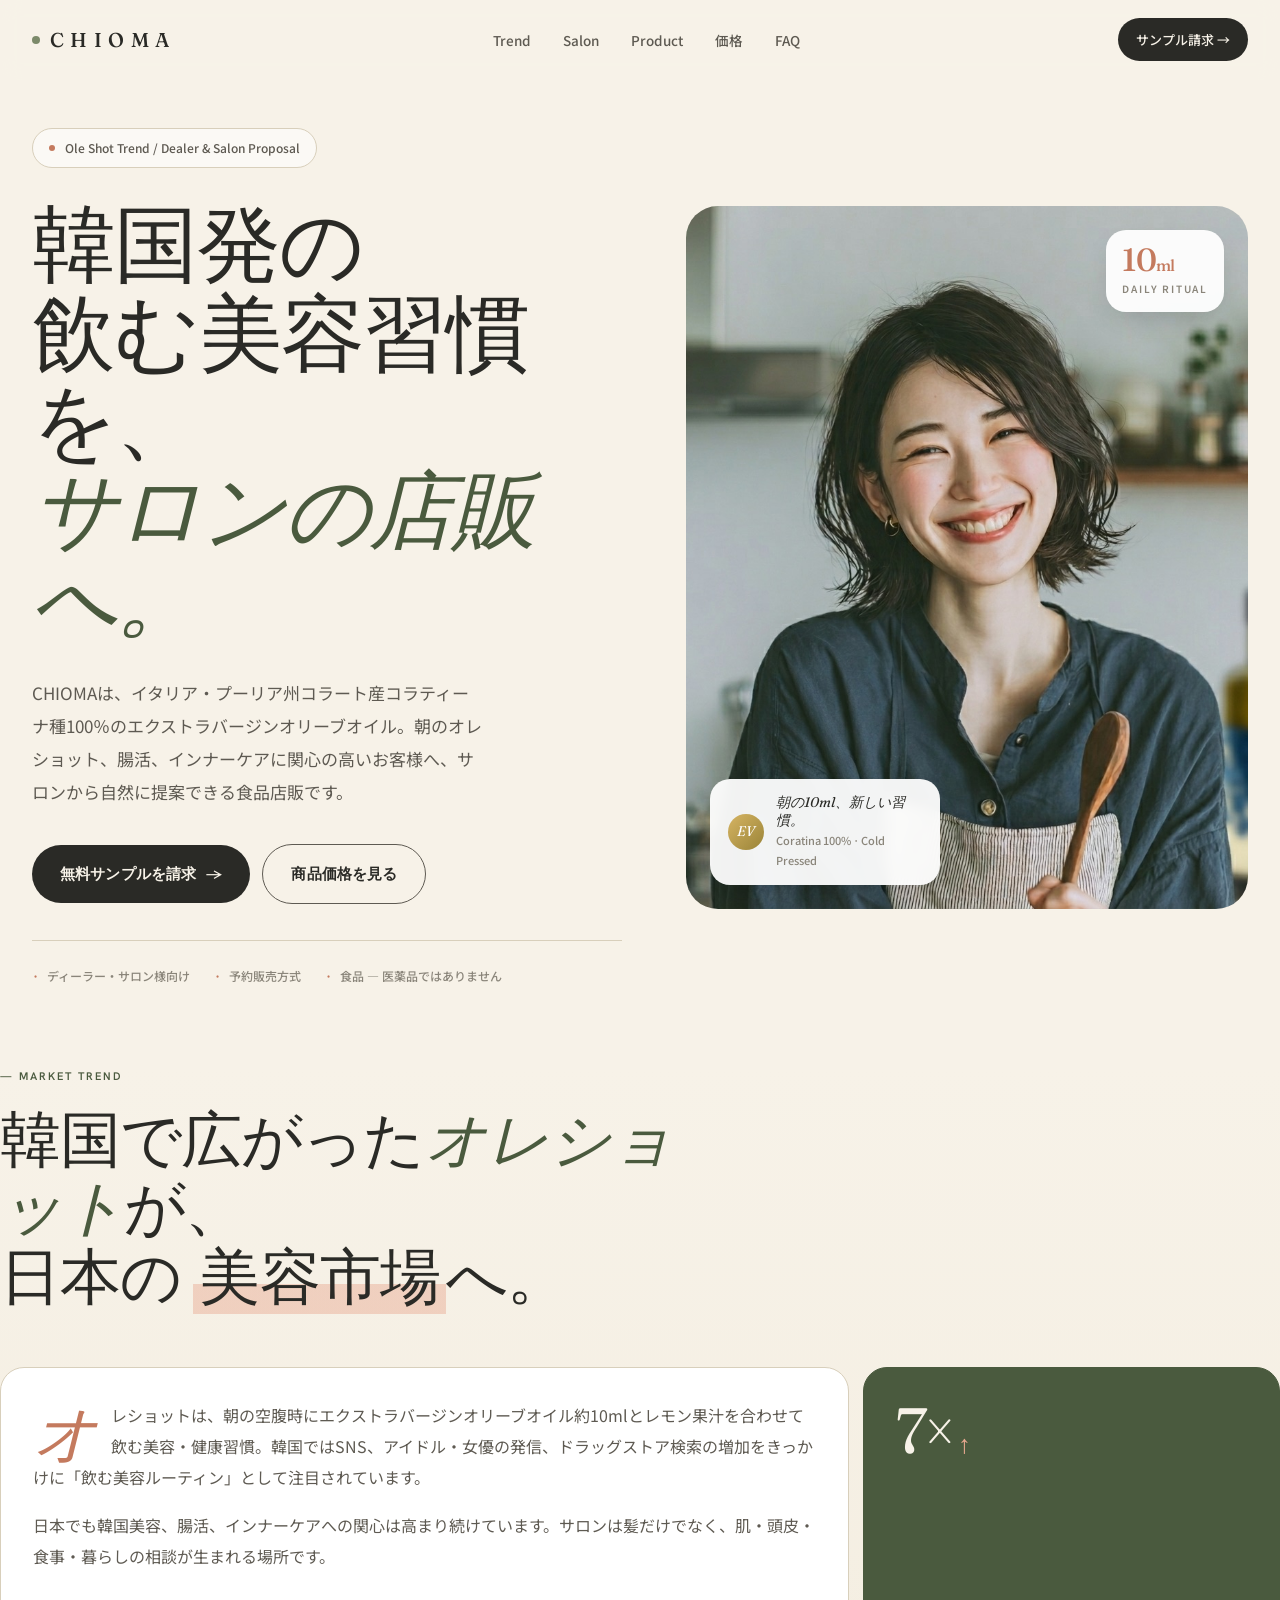
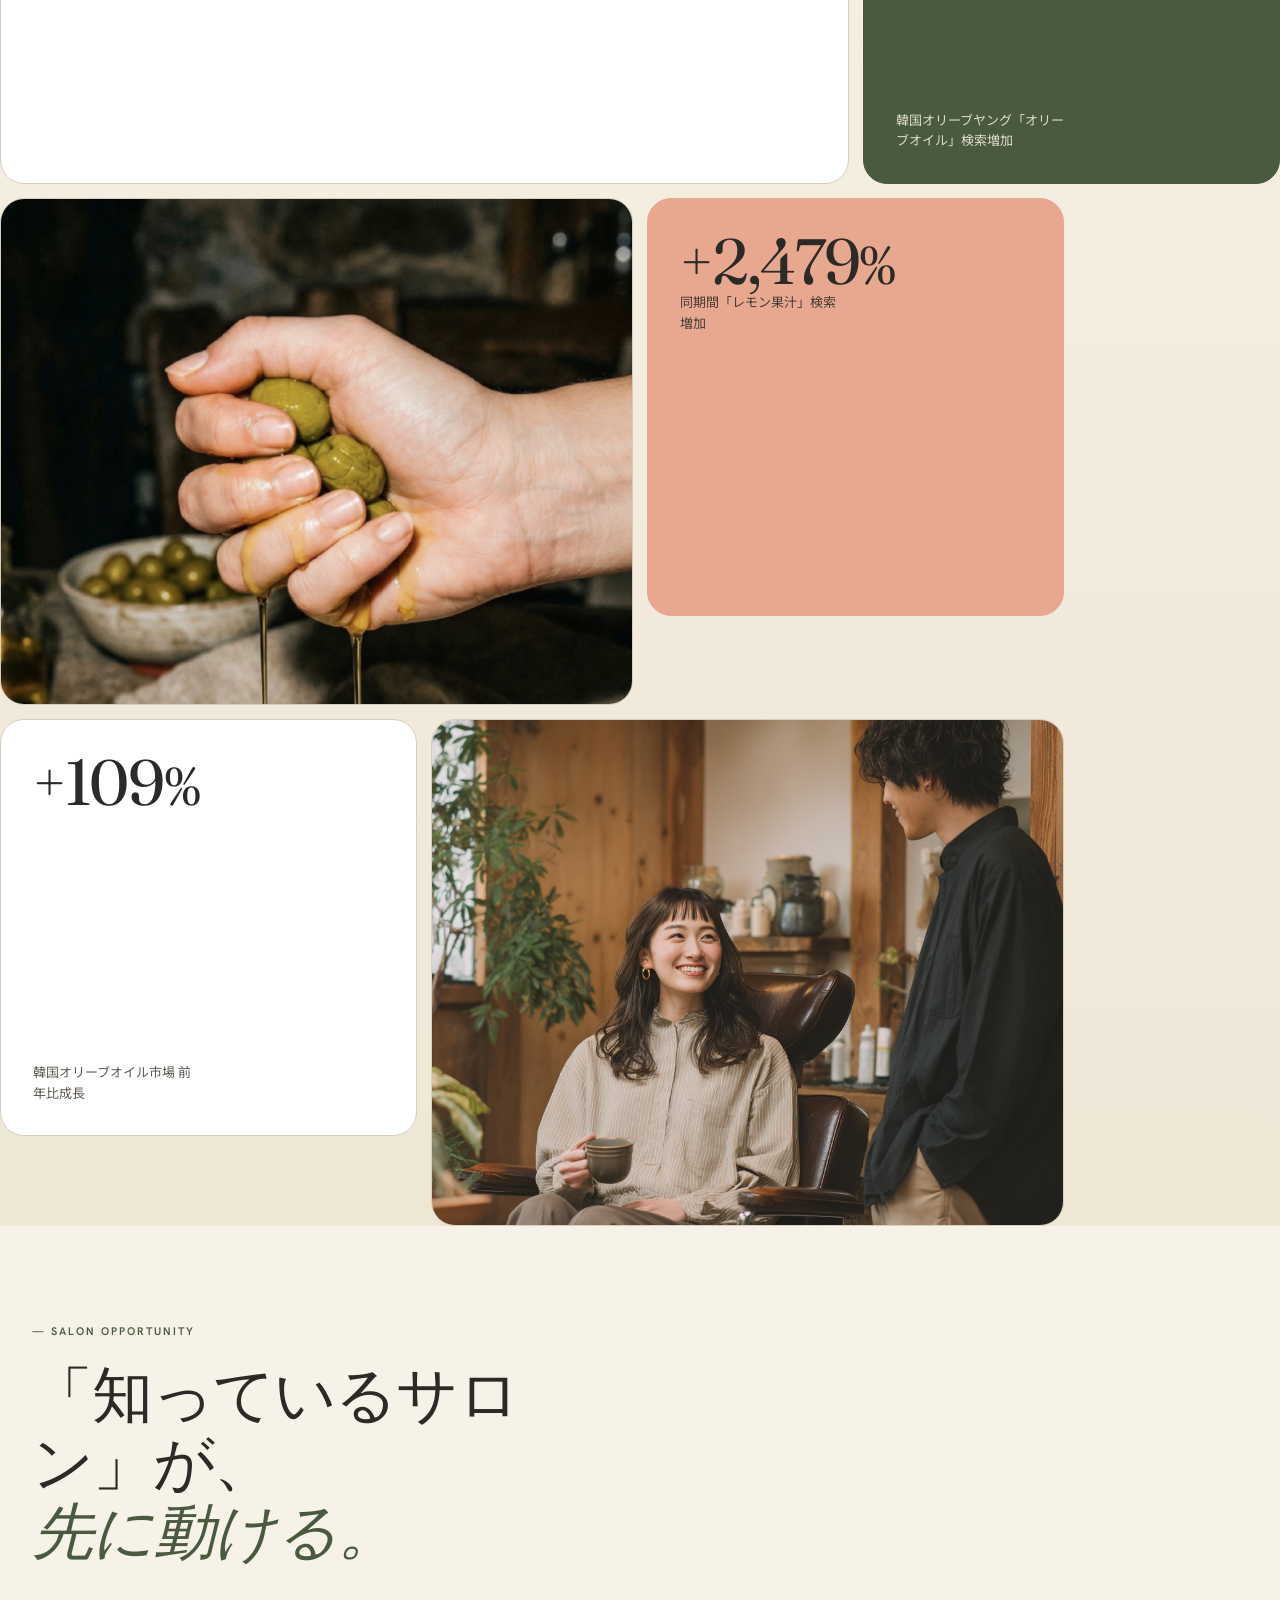
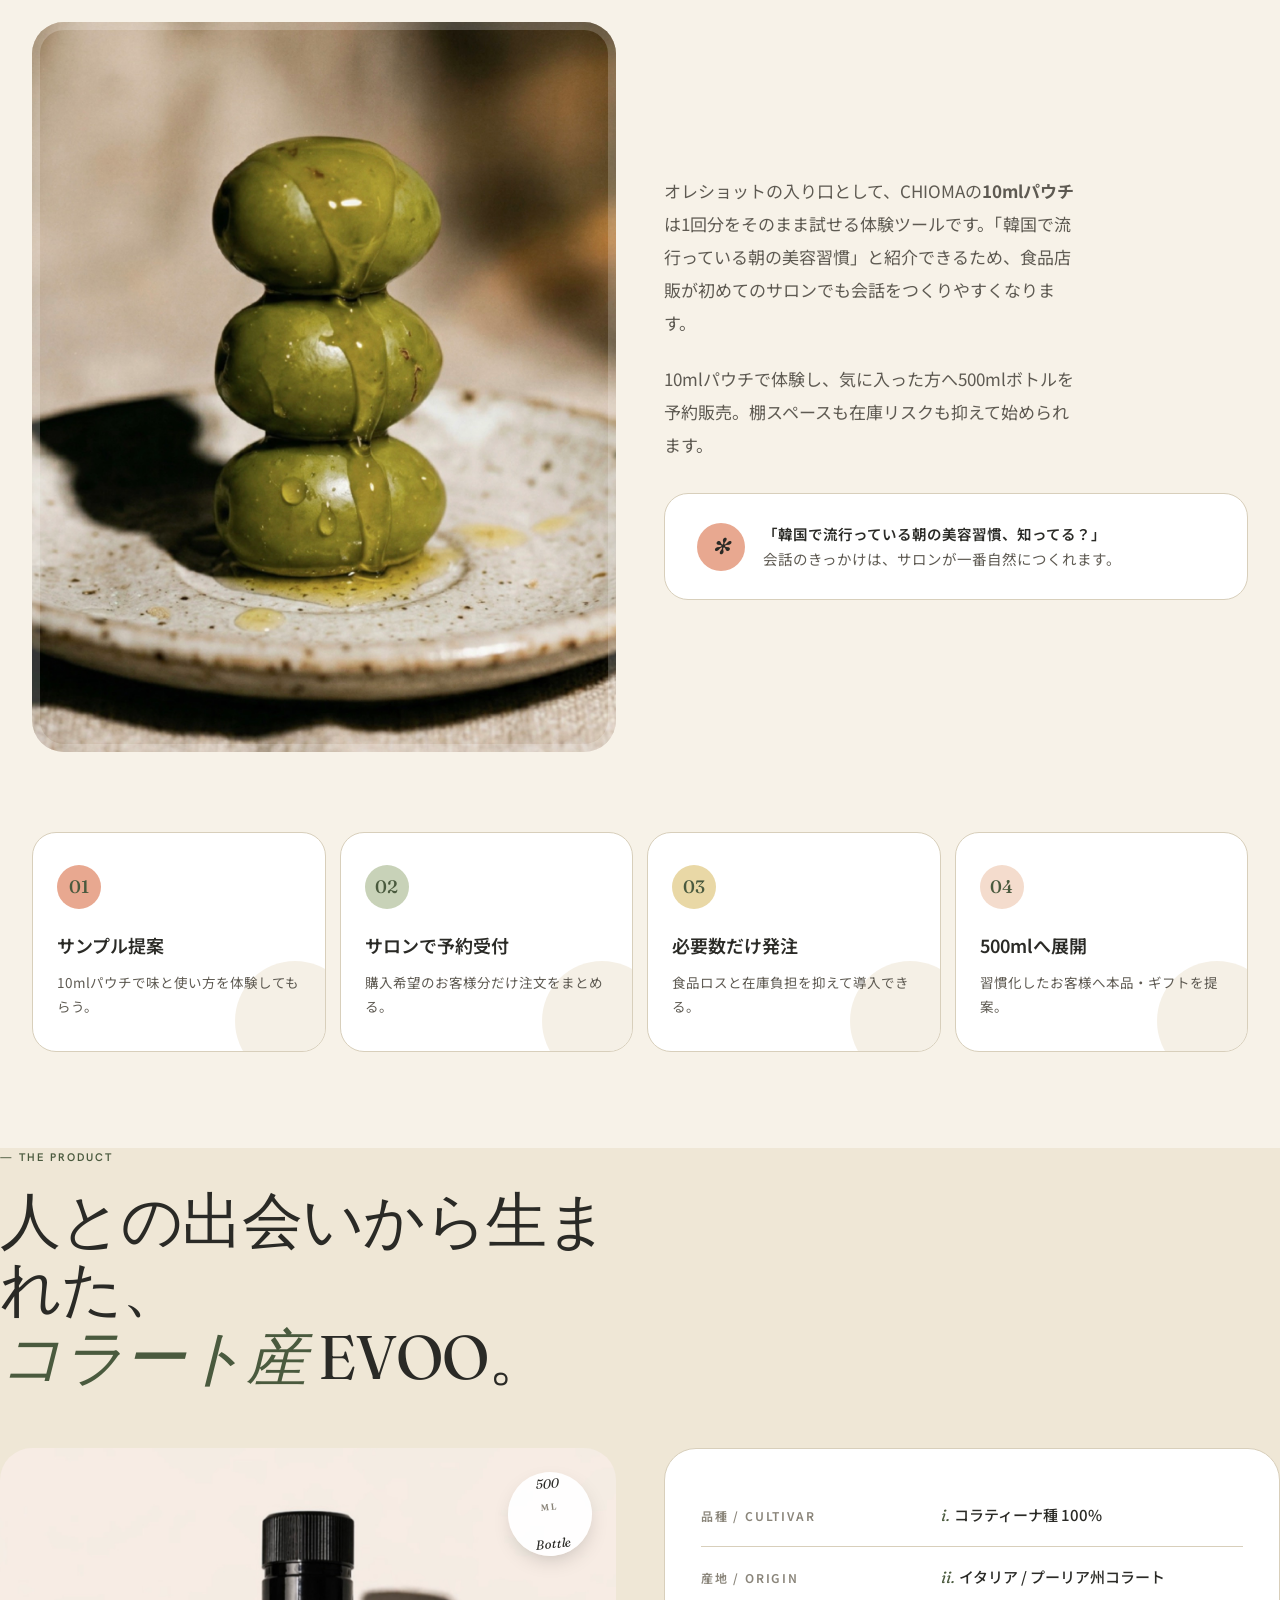
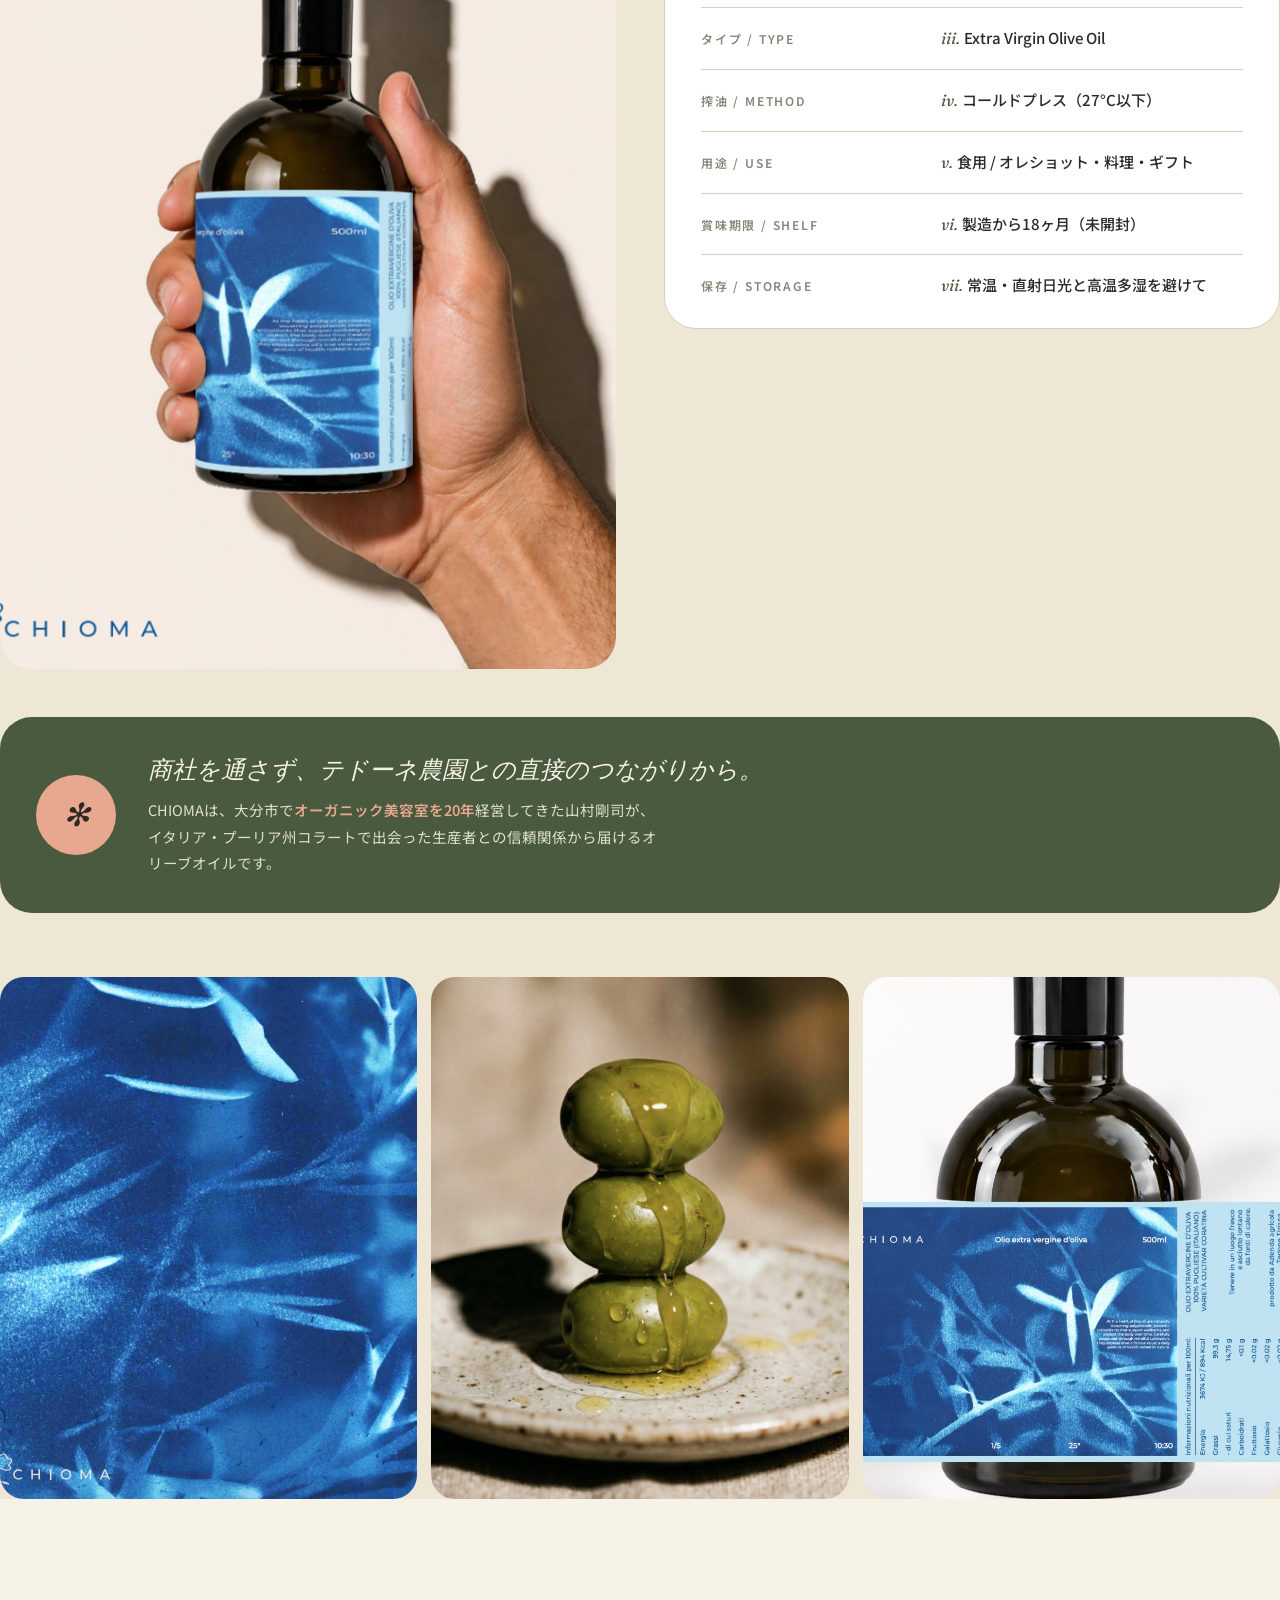
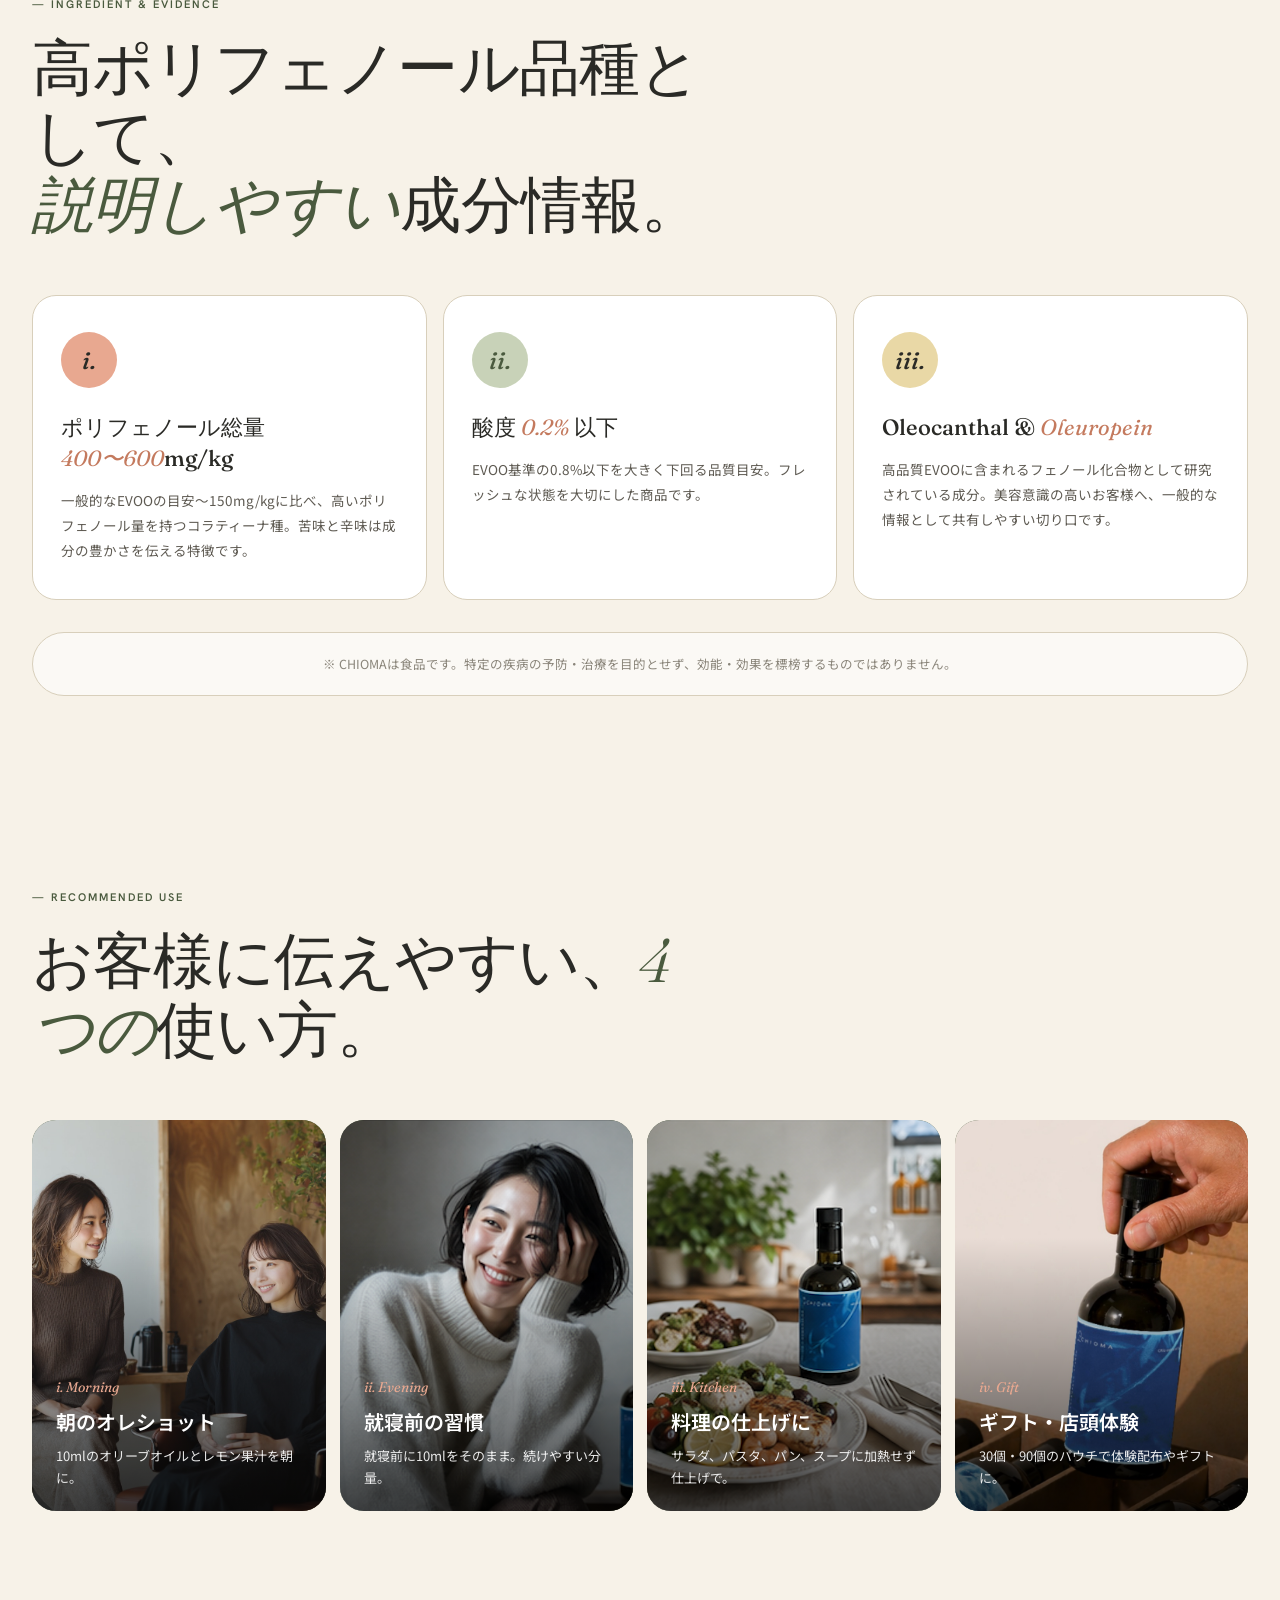
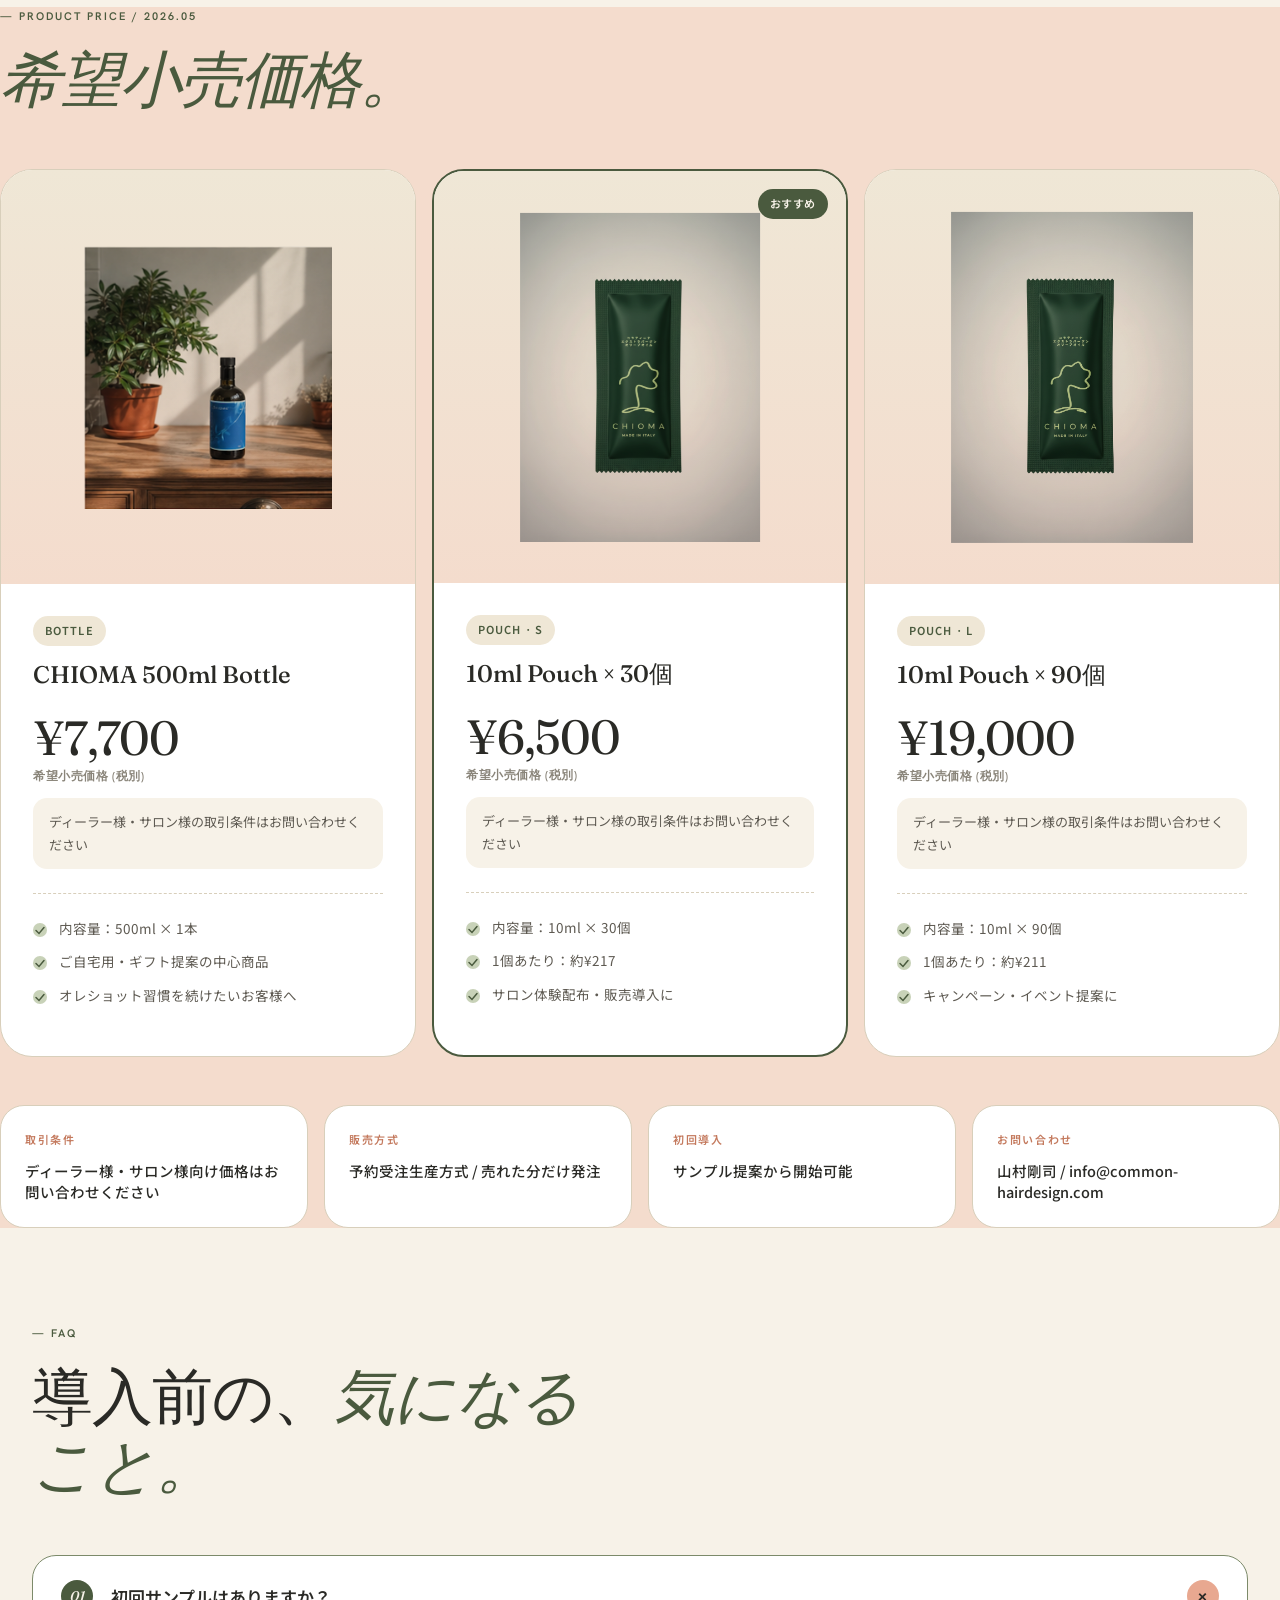
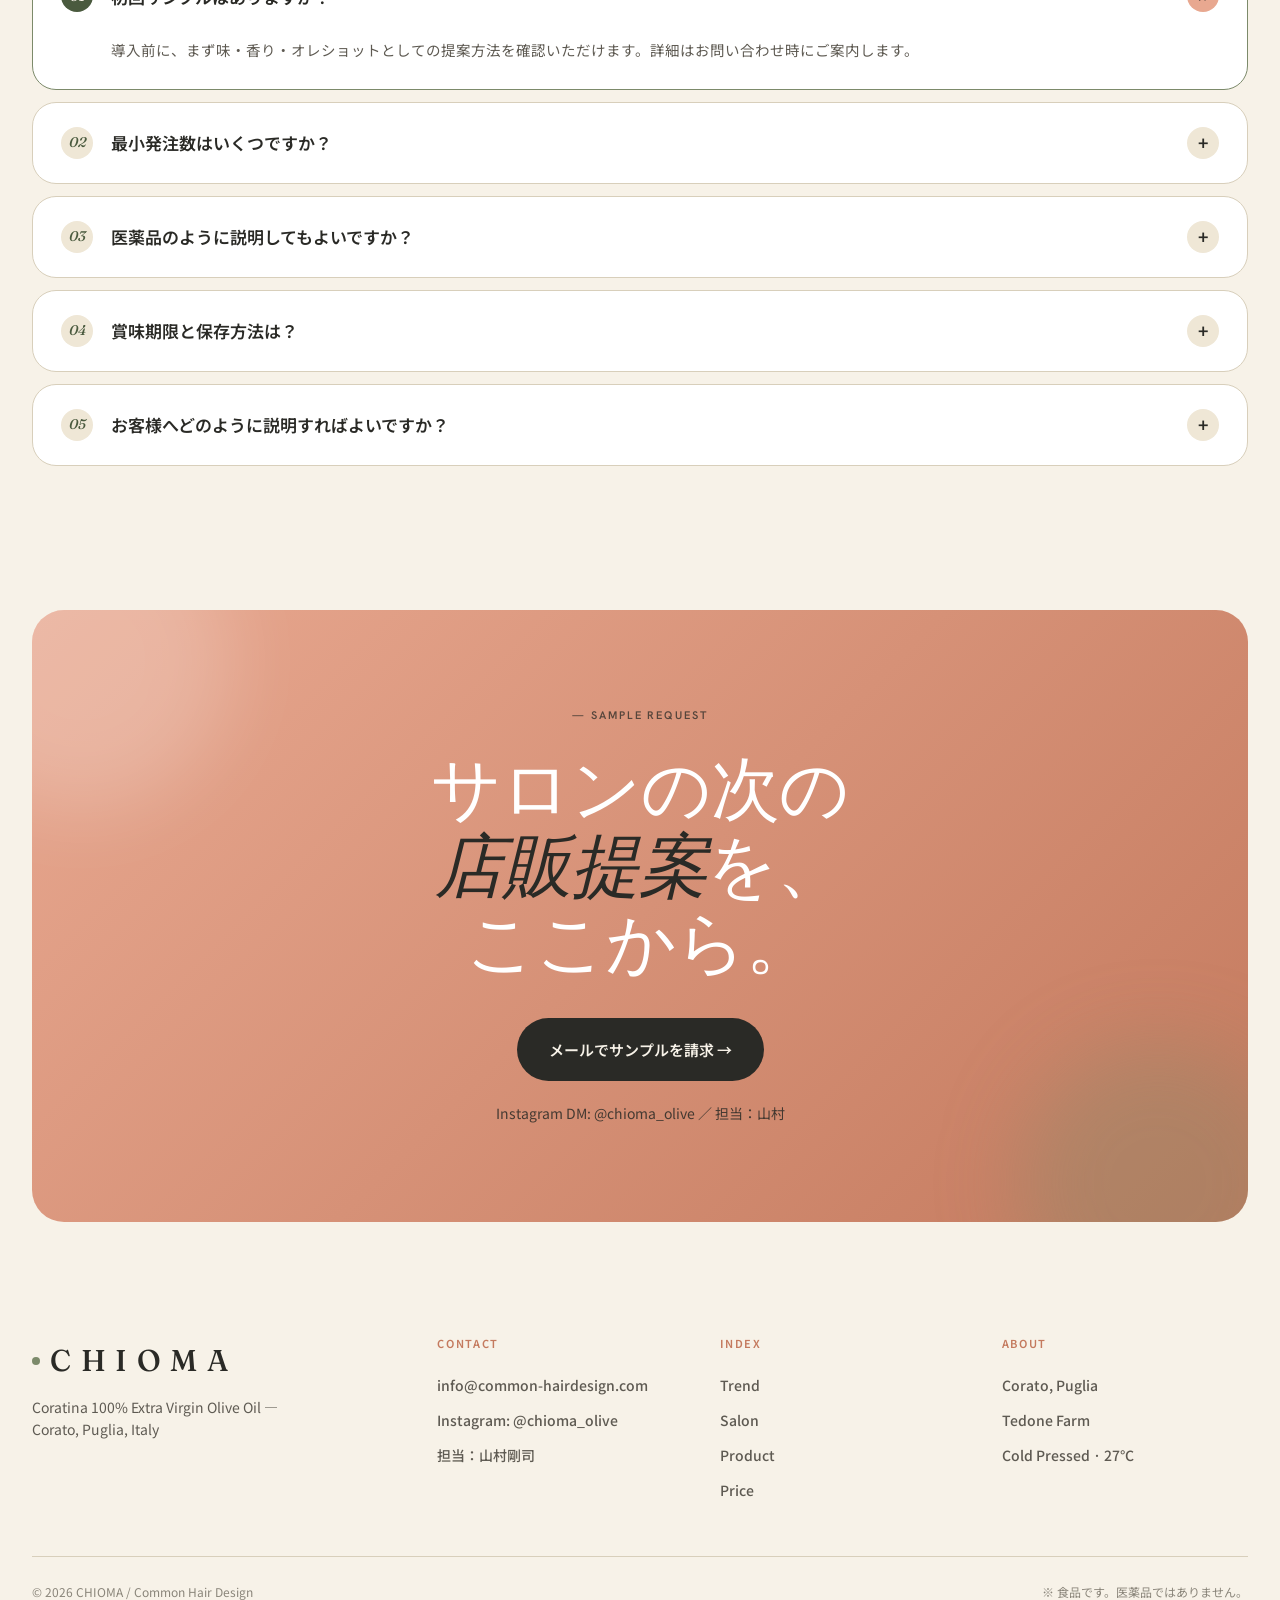
<file: designs/v3-soft.html>
<!doctype html>
<html lang="ja">
<head>
<meta charset="utf-8">
<meta name="viewport" content="width=device-width, initial-scale=1">
<title>CHIOMA — Daily Ritual</title>
<link rel="preconnect" href="https://fonts.googleapis.com">
<link rel="preconnect" href="https://fonts.gstatic.com" crossorigin>
<link href="https://fonts.googleapis.com/css2?family=Fraunces:ital,wght@0,300;0,400;0,500;0,600;1,300;1,400;1,500&family=Hanken+Grotesk:wght@300;400;500;600;700&family=Noto+Sans+JP:wght@300;400;500;600;700&display=swap" rel="stylesheet">
<style>
  :root{
    --bg:#f7f2e8;
    --bg-2:#efe7d6;
    --bg-warm:#f4dccd;
    --sage:#7c8a6a;
    --sage-deep:#4a5a3e;
    --sage-soft:#c8d2b8;
    --peach:#e8a890;
    --peach-deep:#c47a5e;
    --ink:#2a2a26;
    --ink-2:#5e5a52;
    --ink-3:#8a857a;
    --line:#d8cfbb;
    --max:1280px;
    --radius:24px;
    --radius-l:32px;
  }
  *{box-sizing:border-box}
  html,body{margin:0;padding:0;background:var(--bg);color:var(--ink);overflow-x:hidden}
  body{
    font-family:"Noto Sans JP","Hanken Grotesk", system-ui, sans-serif;
    font-weight:400;line-height:1.8;
    -webkit-font-smoothing:antialiased;
  }
  img{max-width:100%;display:block}
  a{color:inherit;text-decoration:none}
  ::selection{background:var(--peach);color:var(--ink)}

  .display{font-family:"Fraunces", serif;font-weight:400;letter-spacing:-0.015em}
  .display-it{font-family:"Fraunces", serif;font-style:italic;font-weight:400}
  .latin{font-family:"Hanken Grotesk", sans-serif}
  .eyebrow{
    font-family:"Hanken Grotesk", sans-serif;
    text-transform:uppercase;letter-spacing:.18em;
    font-size:11px;font-weight:600;
    color:var(--sage-deep);
  }

  /* === Top bar === */
  .topbar{
    position:sticky;top:0;z-index:50;
    background:rgba(247,242,232,.85);
    backdrop-filter:blur(10px);
    -webkit-backdrop-filter:blur(10px);
    border-bottom:1px solid transparent;
    transition:border-color .3s, background .3s;
  }
  .topbar.scrolled{border-bottom-color:var(--line);background:rgba(247,242,232,.95)}
  .top-inner{
    max-width:var(--max);margin:0 auto;
    display:flex;justify-content:space-between;align-items:center;
    padding:18px 32px;gap:24px;
  }
  .top-logo{
    font-family:"Fraunces", serif;font-weight:500;letter-spacing:.32em;font-size:20px;
    display:flex;align-items:center;gap:10px;
  }
  .top-logo::before{
    content:"";width:8px;height:8px;border-radius:50%;background:var(--sage);
  }
  .top-nav{display:flex;gap:32px;align-items:center}
  .top-nav a{font-size:13.5px;color:var(--ink-2);font-weight:500;transition:color .2s}
  .top-nav a:hover{color:var(--ink)}
  .top-cta{
    display:inline-flex;align-items:center;gap:8px;
    padding:10px 18px;background:var(--ink);color:var(--bg);
    border-radius:999px;font-size:13px;font-weight:500;
    transition:.25s;
  }
  .top-cta:hover{background:var(--sage-deep);transform:translateY(-1px)}

  /* === HERO === */
  .hero{
    max-width:var(--max);margin:0 auto;
    padding:48px 32px 80px;
    display:grid;grid-template-columns:1.05fr 1fr;gap:64px;align-items:center;
    position:relative;
  }
  .hero-eye{display:inline-flex;align-items:center;gap:10px;padding:8px 16px;border:1px solid var(--line);border-radius:999px;background:rgba(255,255,255,.6);margin-bottom:32px}
  .hero-eye .dot{width:6px;height:6px;border-radius:50%;background:var(--peach-deep);animation:pulse 2.4s ease-in-out infinite}
  @keyframes pulse{0%,100%{opacity:1;transform:scale(1)}50%{opacity:.5;transform:scale(1.4)}}
  .hero-eye .lab{font-size:12px;font-weight:500;color:var(--ink-2)}

  .hero h1{
    font-family:"Fraunces",serif;font-weight:400;
    font-size:clamp(48px, 6.6vw, 96px);line-height:1.05;letter-spacing:-0.02em;
    margin:0;color:var(--ink);
    text-wrap:balance;
  }
  .hero h1 em{
    font-family:"Fraunces",serif;font-style:italic;font-weight:300;
    color:var(--sage-deep);
  }
  .hero h1 .underline{
    position:relative;display:inline-block;
  }
  .hero h1 .underline::after{
    content:"";position:absolute;left:0;right:0;bottom:.05em;height:.3em;
    background:var(--peach);opacity:.45;border-radius:999px;z-index:-1;
  }

  .hero-lede{
    margin:32px 0 36px;font-size:17px;line-height:1.95;color:var(--ink-2);
    max-width:50ch;
  }
  .hero-cta-row{display:flex;gap:12px;flex-wrap:wrap;align-items:center}
  .btn{
    display:inline-flex;align-items:center;gap:10px;
    padding:16px 28px;border-radius:999px;
    font-family:"Hanken Grotesk", sans-serif;font-size:14.5px;font-weight:600;letter-spacing:.01em;
    transition:.25s;
  }
  .btn-primary{background:var(--ink);color:var(--bg)}
  .btn-primary:hover{background:var(--sage-deep);transform:translateY(-2px);box-shadow:0 12px 30px -10px rgba(74,90,62,.5)}
  .btn-ghost{background:transparent;color:var(--ink);border:1px solid var(--ink-2)}
  .btn-ghost:hover{background:var(--ink);color:var(--bg);border-color:var(--ink)}
  .btn .arrow{transition:transform .25s}
  .btn:hover .arrow{transform:translateX(3px)}

  .hero-foot{
    margin-top:36px;padding-top:24px;
    border-top:1px solid var(--line);
    display:flex;flex-wrap:wrap;gap:24px;
    font-size:12px;color:var(--ink-3);font-weight:500;
  }
  .hero-foot span::before{content:"·";color:var(--peach-deep);margin-right:8px;font-weight:700}

  .hero-art{
    position:relative;
    aspect-ratio:4/5;
    border-radius:var(--radius-l);
    overflow:hidden;
    background:var(--peach);
  }
  .hero-art img{width:100%;height:100%;object-fit:cover}
  .hero-floater{
    position:absolute;
    background:rgba(255,255,255,.94);
    backdrop-filter:blur(6px);
    border-radius:20px;
    padding:14px 18px;
    display:flex;align-items:center;gap:12px;
    box-shadow:0 12px 28px -8px rgba(0,0,0,.18);
    z-index:2;
  }
  .hero-floater.bottom-left{bottom:24px;left:24px;max-width:230px}
  .hero-floater.top-right{top:24px;right:24px}
  .hero-floater .swatch{
    width:36px;height:36px;border-radius:50%;
    background:linear-gradient(135deg,#d6b463,#9a8438);
    flex-shrink:0;
    display:grid;place-items:center;color:#fff;font-family:"Fraunces",serif;font-style:italic;
    font-size:14px;
  }
  .hero-floater .copy .t{font-family:"Fraunces",serif;font-style:italic;font-size:14px;color:var(--ink);margin-bottom:2px;line-height:1.3}
  .hero-floater .copy .s{font-size:11px;color:var(--ink-3);font-weight:500}
  .hero-floater.top-right{display:flex;flex-direction:column;align-items:flex-start;gap:4px;padding:14px 16px}
  .hero-floater.top-right .big{font-family:"Fraunces",serif;font-size:32px;line-height:1;color:var(--peach-deep);font-weight:500;letter-spacing:-.02em}
  .hero-floater.top-right .lab{font-size:10px;text-transform:uppercase;letter-spacing:.18em;color:var(--ink-3);font-weight:600}

  /* === Decorative blobs === */
  .blob{
    position:absolute;border-radius:50%;filter:blur(50px);opacity:.55;pointer-events:none;z-index:-1;
  }
  .blob-1{width:380px;height:380px;background:var(--peach);top:-100px;left:-100px}
  .blob-2{width:340px;height:340px;background:var(--sage-soft);bottom:-100px;right:-80px}

  /* === Section === */
  section.spread{
    max-width:var(--max);margin:0 auto;
    padding:96px 32px;
  }
  .section-head{
    margin-bottom:56px;
    max-width:680px;
  }
  .section-head .eyebrow{margin-bottom:18px;display:block}
  .section-title{
    font-family:"Fraunces",serif;font-weight:400;
    font-size:clamp(36px, 4.8vw, 64px);line-height:1.12;letter-spacing:-.015em;
    margin:0;text-wrap:pretty;
  }
  .section-title em{font-family:"Fraunces",serif;font-style:italic;color:var(--sage-deep);font-weight:300}
  .section-title .mark{
    background:linear-gradient(180deg, transparent 60%, rgba(232,168,144,.45) 60%);
    padding:0 .1em;
  }

  /* === TREND === */
  .trend{
    background:linear-gradient(180deg, var(--bg) 0%, var(--bg-2) 100%);
  }
  .trend-grid{
    display:grid;
    grid-template-columns:repeat(6, 1fr);
    grid-auto-rows:auto;
    gap:14px;
  }
  .card{
    background:#fff;border-radius:var(--radius);
    padding:32px;
    border:1px solid var(--line);
    transition:transform .3s, box-shadow .3s;
  }
  .card:hover{transform:translateY(-4px);box-shadow:0 18px 40px -16px rgba(42,42,38,.18)}
  .card-photo{padding:0;overflow:hidden;border:1px solid var(--line)}
  .card-photo img{width:100%;height:100%;object-fit:cover}

  .c-text-1{grid-column:span 4;display:flex;flex-direction:column;justify-content:space-between}
  .c-text-1 p{font-size:16px;line-height:1.95;color:var(--ink-2);margin:0 0 16px}
  .c-text-1 p:first-of-type::first-letter{
    font-family:"Fraunces",serif;font-style:italic;font-size:64px;
    float:left;line-height:.85;padding:6px 12px 0 0;color:var(--peach-deep);font-weight:500;
  }
  .c-stat{
    grid-column:span 2;display:flex;flex-direction:column;justify-content:space-between;
    background:var(--sage-deep);color:var(--bg);border-color:var(--sage-deep);
    aspect-ratio:1/1;
  }
  .c-stat .big{font-family:"Fraunces",serif;font-size:64px;line-height:.95;letter-spacing:-.02em;font-weight:400}
  .c-stat .big small{font-size:.4em;font-style:italic;color:var(--peach);margin-left:4px;font-weight:300;font-family:"Fraunces",serif}
  .c-stat .lab{font-size:13px;line-height:1.6;color:rgba(247,242,232,.85);max-width:24ch;margin-top:auto}

  .c-photo-1{grid-column:span 3}
  .c-photo-1 img{aspect-ratio:5/4}
  .c-photo-2{grid-column:span 3}
  .c-photo-2 img{aspect-ratio:5/4}
  .c-stat-2{grid-column:span 2;background:var(--peach);color:var(--ink);border-color:var(--peach);aspect-ratio:1/1}
  .c-stat-2 .big{font-family:"Fraunces",serif;font-size:64px;line-height:.95;letter-spacing:-.02em;font-weight:400}
  .c-stat-2 .lab{font-size:13px;line-height:1.6;color:var(--ink);max-width:24ch;margin-top:auto;opacity:.85}
  .c-stat-3{grid-column:span 2;background:#fff;aspect-ratio:1/1;display:flex;flex-direction:column;justify-content:space-between}
  .c-stat-3 .big{font-family:"Fraunces",serif;font-size:64px;line-height:.95;color:var(--ink);font-weight:400;letter-spacing:-.02em}
  .c-stat-3 .lab{font-size:13px;line-height:1.6;color:var(--ink-2);max-width:24ch}

  /* === Salon === */
  .salon-grid{
    display:grid;grid-template-columns:1fr 1fr;gap:48px;align-items:center;
  }
  .salon-img{aspect-ratio:4/5;border-radius:var(--radius-l);overflow:hidden;position:relative}
  .salon-img img{width:100%;height:100%;object-fit:cover}
  .salon-img::after{
    content:"";position:absolute;inset:0;
    border:8px solid rgba(255,255,255,.2);border-radius:var(--radius-l);pointer-events:none;
  }
  .salon-body p{font-size:17px;line-height:1.95;color:var(--ink-2);margin:0 0 22px;max-width:46ch}
  .salon-callout{
    margin-top:32px;padding:28px 32px;
    background:#fff;border-radius:var(--radius);border:1px solid var(--line);
    display:grid;grid-template-columns:48px 1fr;gap:18px;align-items:center;
  }
  .salon-callout .icon{
    width:48px;height:48px;border-radius:50%;background:var(--peach);
    display:grid;place-items:center;color:var(--ink);font-family:"Fraunces",serif;font-style:italic;font-size:22px;
  }
  .salon-callout .copy{font-size:14.5px;color:var(--ink-2);line-height:1.7}
  .salon-callout .copy b{color:var(--ink);font-weight:600}

  /* === Process === */
  .process{
    margin-top:80px;
    display:grid;grid-template-columns:repeat(4,1fr);gap:14px;
  }
  .step{
    background:#fff;border-radius:var(--radius);padding:32px 24px;
    border:1px solid var(--line);
    position:relative;overflow:hidden;
    transition:transform .3s, box-shadow .3s;
  }
  .step:hover{transform:translateY(-4px);box-shadow:0 16px 36px -16px rgba(42,42,38,.2)}
  .step-num{
    width:44px;height:44px;border-radius:50%;
    background:var(--sage-soft);color:var(--sage-deep);
    display:grid;place-items:center;font-family:"Fraunces",serif;font-weight:500;font-size:18px;
    margin-bottom:20px;
  }
  .step:nth-child(1) .step-num{background:var(--peach)}
  .step:nth-child(2) .step-num{background:var(--sage-soft)}
  .step:nth-child(3) .step-num{background:#e9d8a6}
  .step:nth-child(4) .step-num{background:var(--bg-warm)}
  .step h3{font-family:"Noto Sans JP",sans-serif;font-weight:600;font-size:18px;margin:0 0 10px;color:var(--ink)}
  .step p{font-size:13.5px;color:var(--ink-2);line-height:1.75;margin:0}
  .step::after{
    content:"";position:absolute;right:-30px;bottom:-30px;
    width:120px;height:120px;border-radius:50%;
    background:var(--bg-2);opacity:.6;z-index:0;
  }
  .step > *{position:relative;z-index:1}

  /* === Product === */
  .product{
    background:var(--bg-2);
  }
  .product-grid{
    display:grid;grid-template-columns:1fr 1fr;gap:48px;align-items:start;
  }
  .product-photo{
    aspect-ratio:3/4;border-radius:var(--radius-l);overflow:hidden;
    background:var(--sage-deep);position:relative;
  }
  .product-photo img{width:100%;height:100%;object-fit:cover}
  .product-photo .stamp{
    position:absolute;top:24px;right:24px;
    width:84px;height:84px;border-radius:50%;
    background:rgba(255,255,255,.95);
    display:grid;place-items:center;text-align:center;
    font-family:"Fraunces",serif;font-style:italic;font-size:13px;line-height:1.2;color:var(--ink);
    box-shadow:0 8px 24px -10px rgba(0,0,0,.3);
    transform:rotate(-6deg);
  }
  .product-photo .stamp small{display:block;font-size:9px;letter-spacing:.18em;text-transform:uppercase;font-style:normal;font-weight:600;color:var(--ink-3);margin-top:2px}

  .spec-card{
    background:#fff;border-radius:var(--radius-l);
    border:1px solid var(--line);
    padding:36px 36px 12px;
  }
  .spec-row{
    display:grid;grid-template-columns:1fr 1.4fr;gap:24px;
    padding:18px 0;border-bottom:1px solid var(--line);
    align-items:baseline;
  }
  .spec-row:last-of-type{border-bottom:0}
  .spec-k{font-size:12px;text-transform:uppercase;letter-spacing:.15em;color:var(--ink-3);font-weight:600}
  .spec-v{font-family:"Noto Sans JP",sans-serif;font-size:15px;color:var(--ink);font-weight:500;line-height:1.5}
  .spec-v em{font-family:"Fraunces",serif;font-style:italic;font-weight:400;color:var(--sage-deep);font-size:1.1em;margin-right:4px}

  .origin{
    margin-top:48px;padding:36px;
    background:var(--sage-deep);color:var(--bg);
    border-radius:var(--radius-l);
    display:grid;grid-template-columns:auto 1fr;gap:32px;align-items:center;
  }
  .origin-icon{
    width:80px;height:80px;border-radius:50%;background:var(--peach);
    display:grid;place-items:center;color:var(--ink);font-family:"Fraunces",serif;font-style:italic;font-size:32px;
    flex-shrink:0;
  }
  .origin h3{font-family:"Fraunces",serif;font-style:italic;font-weight:400;font-size:24px;margin:0 0 10px;line-height:1.4}
  .origin p{font-size:14.5px;line-height:1.85;color:rgba(247,242,232,.88);margin:0;max-width:64ch}
  .origin p b{color:var(--peach);font-weight:600}

  .gallery{
    margin-top:64px;
    display:grid;grid-template-columns:repeat(3,1fr);gap:14px;
  }
  .gallery img{aspect-ratio:4/5;object-fit:cover;width:100%;border-radius:var(--radius)}

  /* === Evidence === */
  .ev-grid{display:grid;grid-template-columns:repeat(3,1fr);gap:16px}
  .ev-card{
    background:#fff;border-radius:var(--radius);
    border:1px solid var(--line);padding:36px 28px;
    transition:transform .3s, box-shadow .3s;
    position:relative;overflow:hidden;
  }
  .ev-card:hover{transform:translateY(-4px);box-shadow:0 18px 40px -16px rgba(42,42,38,.2)}
  .ev-card .num{
    width:56px;height:56px;border-radius:50%;
    background:var(--peach);color:var(--ink);
    display:grid;place-items:center;font-family:"Fraunces",serif;font-style:italic;font-weight:500;font-size:24px;
    margin-bottom:24px;
  }
  .ev-card:nth-child(2) .num{background:var(--sage-soft);color:var(--sage-deep)}
  .ev-card:nth-child(3) .num{background:#e9d8a6}
  .ev-card h3{font-family:"Fraunces",serif;font-weight:500;font-size:22px;margin:0 0 14px;line-height:1.4;color:var(--ink)}
  .ev-card h3 em{font-family:"Fraunces",serif;font-style:italic;color:var(--peach-deep);font-weight:400}
  .ev-card p{font-size:13.5px;line-height:1.85;color:var(--ink-2);margin:0}
  .disclaim{
    margin-top:32px;padding:20px 28px;border-radius:999px;
    background:rgba(255,255,255,.6);border:1px solid var(--line);
    text-align:center;font-size:12.5px;color:var(--ink-3);
  }

  /* === USE === */
  .use-grid{
    display:grid;grid-template-columns:repeat(4,1fr);gap:14px;
  }
  .use-card{
    position:relative;aspect-ratio:3/4;border-radius:var(--radius);overflow:hidden;
    background:var(--sage-deep);
    transition:transform .3s;
  }
  .use-card:hover{transform:translateY(-4px)}
  .use-card img{position:absolute;inset:0;width:100%;height:100%;object-fit:cover;transition:transform .6s}
  .use-card:hover img{transform:scale(1.05)}
  .use-card::after{
    content:"";position:absolute;inset:0;
    background:linear-gradient(180deg, rgba(0,0,0,0) 30%, rgba(0,0,0,.7) 100%);
  }
  .use-card .body{
    position:absolute;left:24px;right:24px;bottom:22px;color:var(--bg);z-index:2;
  }
  .use-card .num{
    display:inline-block;font-family:"Fraunces",serif;font-style:italic;font-weight:400;
    font-size:14px;color:var(--peach);margin-bottom:8px;
  }
  .use-card h3{font-family:"Noto Sans JP",sans-serif;font-weight:600;font-size:20px;margin:0 0 10px;line-height:1.3;color:#fff}
  .use-card p{font-size:13px;line-height:1.7;margin:0;color:rgba(255,255,255,.9)}

  /* === PRICING === */
  .pricing{background:var(--bg-warm)}
  .price-grid{display:grid;grid-template-columns:repeat(3,1fr);gap:16px}
  .price-card{
    background:#fff;border-radius:var(--radius-l);
    border:1px solid var(--line);
    padding:0;display:flex;flex-direction:column;
    overflow:hidden;
    transition:transform .3s, box-shadow .3s;
  }
  .price-card:hover{transform:translateY(-6px);box-shadow:0 24px 50px -20px rgba(42,42,38,.25)}
  .price-card.featured{border:2px solid var(--sage-deep);position:relative}
  .price-card.featured::before{
    content:"おすすめ";
    position:absolute;top:18px;right:18px;
    background:var(--sage-deep);color:var(--bg);
    font-size:11px;font-weight:600;padding:5px 12px;border-radius:999px;
    letter-spacing:.05em;
  }
  .price-visual{
    aspect-ratio:1/1;
    background:linear-gradient(180deg, var(--bg-2), var(--bg-warm));
    display:grid;place-items:center;overflow:hidden;
  }
  .price-visual img{width:60%;height:80%;object-fit:contain;mix-blend-mode:multiply}
  .price-info{padding:32px 32px 36px;display:flex;flex-direction:column;flex:1}
  .price-cat{
    display:inline-block;align-self:flex-start;
    padding:5px 12px;border-radius:999px;
    background:var(--bg-2);color:var(--sage-deep);
    font-size:11px;font-weight:600;letter-spacing:.1em;text-transform:uppercase;
    margin-bottom:14px;
  }
  .price-card h3{font-family:"Fraunces",serif;font-weight:500;font-size:24px;line-height:1.25;margin:0 0 24px;color:var(--ink)}
  .price-amt{
    font-family:"Fraunces",serif;font-weight:400;font-size:48px;line-height:1;
    letter-spacing:-.02em;color:var(--ink);
  }
  .price-amt small{
    display:block;margin-top:8px;
    font-family:"Hanken Grotesk",sans-serif;font-size:11.5px;font-weight:600;
    letter-spacing:.05em;color:var(--ink-3);text-transform:uppercase;
  }
  .price-sub{
    margin-top:16px;padding:12px 16px;border-radius:14px;
    background:var(--bg);
    font-size:13px;color:var(--ink-2);
  }
  .price-feat{
    margin-top:24px;padding-top:24px;border-top:1px dashed var(--line);
    list-style:none;padding-left:0;display:flex;flex-direction:column;gap:12px;
    font-size:13.5px;color:var(--ink-2);line-height:1.6;
  }
  .price-feat li{display:grid;grid-template-columns:18px 1fr;gap:8px;align-items:start}
  .price-feat li::before{
    content:"";width:14px;height:14px;border-radius:50%;background:var(--sage-soft);
    margin-top:5px;
    background-image:url("data:image/svg+xml;utf8,<svg xmlns='http://www.w3.org/2000/svg' viewBox='0 0 14 14'><path d='M3 7.5l3 3 5-6' fill='none' stroke='%234a5a3e' stroke-width='1.5' stroke-linecap='round'/></svg>");
    background-position:center;background-repeat:no-repeat;
  }

  .price-meta{
    margin-top:48px;
    display:grid;grid-template-columns:repeat(4,1fr);gap:16px;
  }
  .price-meta-item{
    background:#fff;padding:24px;border-radius:var(--radius);
    border:1px solid var(--line);
  }
  .price-meta-item .k{font-size:11px;letter-spacing:.15em;text-transform:uppercase;color:var(--peach-deep);font-weight:600;margin-bottom:10px}
  .price-meta-item .v{font-size:14.5px;color:var(--ink);font-weight:500;line-height:1.5}

  /* === FAQ === */
  .faq{display:flex;flex-direction:column;gap:12px}
  .faq details{
    background:#fff;border-radius:var(--radius);
    border:1px solid var(--line);
    transition:.3s;
    overflow:hidden;
  }
  .faq details[open]{border-color:var(--sage)}
  .faq summary{
    list-style:none;cursor:pointer;
    padding:24px 28px;
    display:grid;grid-template-columns:auto 1fr auto;gap:18px;align-items:center;
    font-family:"Noto Sans JP",sans-serif;font-weight:600;font-size:17px;color:var(--ink);
    line-height:1.5;
    transition:background .2s;
  }
  .faq summary:hover{background:var(--bg)}
  .faq summary::-webkit-details-marker{display:none}
  .faq summary .num{
    width:32px;height:32px;border-radius:50%;
    background:var(--bg-2);color:var(--sage-deep);
    display:grid;place-items:center;font-family:"Fraunces",serif;font-style:italic;font-size:14px;font-weight:500;
  }
  .faq details[open] summary .num{background:var(--sage-deep);color:var(--bg)}
  .faq summary .plus{
    width:32px;height:32px;border-radius:50%;
    background:var(--bg-2);color:var(--ink);
    display:grid;place-items:center;font-size:18px;
    transition:.3s;
  }
  .faq details[open] summary .plus{transform:rotate(45deg);background:var(--peach);color:var(--ink)}
  .faq details > div{
    padding:0 28px 24px 78px;
    font-size:14.5px;line-height:1.95;color:var(--ink-2);
  }

  /* === FINAL === */
  .final{
    margin:48px 32px;
    padding:96px 48px;
    background:linear-gradient(135deg, var(--peach) 0%, var(--peach-deep) 100%);
    border-radius:var(--radius-l);
    text-align:center;
    color:var(--ink);
    position:relative;overflow:hidden;
  }
  .final::before{
    content:"";position:absolute;top:-100px;left:-100px;
    width:300px;height:300px;border-radius:50%;
    background:rgba(255,255,255,.2);
    filter:blur(40px);
  }
  .final::after{
    content:"";position:absolute;bottom:-100px;right:-50px;
    width:280px;height:280px;border-radius:50%;
    background:rgba(124,138,106,.3);
    filter:blur(40px);
  }
  .final > *{position:relative;z-index:2}
  .final .eyebrow{margin-bottom:24px;color:var(--ink);opacity:.75}
  .final h2{
    font-family:"Fraunces",serif;font-weight:400;
    font-size:clamp(36px, 5.4vw, 72px);line-height:1.12;letter-spacing:-.015em;
    margin:0 auto 36px;max-width:18ch;color:#fff;
    text-wrap:balance;
  }
  .final h2 em{font-family:"Fraunces",serif;font-style:italic;font-weight:300;color:var(--ink)}
  .final-cta{
    display:inline-flex;align-items:center;gap:12px;
    padding:18px 32px;background:var(--ink);color:var(--bg);
    border-radius:999px;font-weight:600;font-size:15px;
    transition:.25s;
  }
  .final-cta:hover{background:#fff;color:var(--ink);transform:translateY(-2px);box-shadow:0 16px 40px -12px rgba(0,0,0,.35)}
  .final-sub{margin-top:20px;font-size:14px;color:rgba(42,42,38,.85)}

  /* === Footer === */
  footer{
    padding:64px 32px 36px;
    background:var(--bg);
  }
  .foot-inner{
    max-width:var(--max);margin:0 auto;
    display:grid;grid-template-columns:1.5fr 1fr 1fr 1fr;gap:36px;
  }
  .foot-logo{font-family:"Fraunces",serif;font-weight:500;font-size:30px;letter-spacing:.32em;display:flex;align-items:center;gap:10px}
  .foot-logo::before{content:"";width:8px;height:8px;border-radius:50%;background:var(--sage)}
  .foot-tag{font-size:14px;color:var(--ink-2);margin-top:8px;line-height:1.6;max-width:36ch}
  .foot-h{font-size:11px;text-transform:uppercase;letter-spacing:.15em;color:var(--peach-deep);font-weight:600;margin-bottom:14px}
  .foot-link{display:block;font-size:14px;color:var(--ink-2);padding:5px 0;font-weight:500}
  .foot-link:hover{color:var(--ink)}
  .foot-bottom{
    max-width:var(--max);margin:48px auto 0;padding-top:24px;
    border-top:1px solid var(--line);
    display:flex;justify-content:space-between;flex-wrap:wrap;gap:14px;
    font-size:12px;color:var(--ink-3);
  }

  @media (max-width:900px){
    .top-nav{display:none}
    .hero{grid-template-columns:1fr;padding-top:24px;gap:36px}
    section.spread{padding:64px 22px}
    .trend-grid{grid-template-columns:1fr}
    .c-text-1,.c-stat,.c-photo-1,.c-photo-2,.c-stat-2,.c-stat-3{grid-column:span 1}
    .c-stat,.c-stat-2,.c-stat-3{aspect-ratio:auto}
    .salon-grid,.product-grid,.foot-inner{grid-template-columns:1fr}
    .process,.ev-grid,.use-grid,.price-grid,.gallery,.price-meta{grid-template-columns:1fr 1fr}
    .origin{grid-template-columns:1fr;text-align:center}
    .origin-icon{justify-self:center}
    .final{margin:32px 16px;padding:64px 24px}
  }
</style>
</head>
<body>

<!-- top bar -->
<header class="topbar" id="topbar">
  <div class="top-inner">
    <div class="top-logo">CHIOMA</div>
    <nav class="top-nav">
      <a href="#trend">Trend</a>
      <a href="#salon">Salon</a>
      <a href="#product">Product</a>
      <a href="#pricing">価格</a>
      <a href="#faq">FAQ</a>
    </nav>
    <a href="mailto:info@common-hairdesign.com" class="top-cta">サンプル請求 →</a>
  </div>
</header>

<!-- HERO -->
<main>
<section class="hero" id="top">
  <div class="blob blob-1"></div>
  <div class="blob blob-2"></div>
  <div>
    <div class="hero-eye">
      <span class="dot"></span>
      <span class="lab">Ole Shot Trend / Dealer &amp; Salon Proposal</span>
    </div>
    <h1>
      韓国発の<br>
      <span class="underline">飲む美容</span>習慣を、<br>
      <em>サロンの店販へ。</em>
    </h1>
    <p class="hero-lede">
      CHIOMAは、イタリア・プーリア州コラート産コラティーナ種100％のエクストラバージンオリーブオイル。朝のオレショット、腸活、インナーケアに関心の高いお客様へ、サロンから自然に提案できる食品店販です。
    </p>
    <div class="hero-cta-row">
      <a class="btn btn-primary" href="mailto:info@common-hairdesign.com">無料サンプルを請求 <span class="arrow">→</span></a>
      <a class="btn btn-ghost" href="#pricing">商品価格を見る</a>
    </div>
    <div class="hero-foot">
      <span>ディーラー・サロン様向け</span>
      <span>予約販売方式</span>
      <span>食品 — 医薬品ではありません</span>
    </div>
  </div>
  <div class="hero-art">
    <img src="https://takeshibreks-glitch.github.io/chioma-lp/chioma-hero-woman.jpg" alt="キッチンでほほえむ女性とCHIOMAのボトル">
    <div class="hero-floater bottom-left">
      <div class="swatch">EV</div>
      <div class="copy">
        <div class="t">朝の10ml、新しい習慣。</div>
        <div class="s">Coratina 100% · Cold Pressed</div>
      </div>
    </div>
    <div class="hero-floater top-right">
      <span class="big">10<span style="font-size:.5em">ml</span></span>
      <span class="lab">Daily Ritual</span>
    </div>
  </div>
</section>

<!-- TREND -->
<section class="trend">
  <div class="spread">
    <div class="section-head">
      <span class="eyebrow">— Market Trend</span>
      <h2 class="section-title">韓国で広がった<em>オレショット</em>が、<br>日本の <span class="mark">美容市場</span>へ。</h2>
    </div>

    <div class="trend-grid">
      <div class="card c-text-1">
        <div>
          <p>オレショットは、朝の空腹時にエクストラバージンオリーブオイル約10mlとレモン果汁を合わせて飲む美容・健康習慣。韓国ではSNS、アイドル・女優の発信、ドラッグストア検索の増加をきっかけに「飲む美容ルーティン」として注目されています。</p>
          <p>日本でも韓国美容、腸活、インナーケアへの関心は高まり続けています。サロンは髪だけでなく、肌・頭皮・食事・暮らしの相談が生まれる場所です。</p>
        </div>
      </div>
      <div class="card c-stat">
        <div class="big">7×<small>↑</small></div>
        <div class="lab">韓国オリーブヤング「オリーブオイル」検索増加</div>
      </div>
      <div class="card card-photo c-photo-1">
        <img src="https://takeshibreks-glitch.github.io/chioma-lp/chioma-harvest-hand.jpg" alt="手で搾られるオリーブ">
      </div>
      <div class="card c-stat-2">
        <div class="big">+2,479<small>%</small></div>
        <div class="lab">同期間「レモン果汁」検索増加</div>
      </div>
      <div class="card c-stat-3">
        <div class="big">+109<small>%</small></div>
        <div class="lab">韓国オリーブオイル市場 前年比成長</div>
      </div>
      <div class="card card-photo c-photo-2">
        <img src="https://takeshibreks-glitch.github.io/chioma-lp/chioma-salon-talk-1.jpg" alt="サロンで美容師とお客様">
      </div>
    </div>
  </div>
</section>

<!-- SALON -->
<section class="spread" id="salon">
  <div class="section-head">
    <span class="eyebrow">— Salon Opportunity</span>
    <h2 class="section-title">「知っているサロン」が、<br><em>先に動ける。</em></h2>
  </div>

  <div class="salon-grid">
    <div class="salon-img">
      <img src="https://takeshibreks-glitch.github.io/chioma-lp/chioma-olive-stack.jpg" alt="オリーブにオイルをかけた一皿">
    </div>
    <div class="salon-body">
      <p>オレショットの入り口として、CHIOMAの<b>10mlパウチ</b>は1回分をそのまま試せる体験ツールです。「韓国で流行っている朝の美容習慣」と紹介できるため、食品店販が初めてのサロンでも会話をつくりやすくなります。</p>
      <p>10mlパウチで体験し、気に入った方へ500mlボトルを予約販売。棚スペースも在庫リスクも抑えて始められます。</p>
      <div class="salon-callout">
        <div class="icon">✻</div>
        <div class="copy"><b>「韓国で流行っている朝の美容習慣、知ってる？」</b><br>会話のきっかけは、サロンが一番自然につくれます。</div>
      </div>
    </div>
  </div>

  <!-- Process -->
  <div class="process">
    <div class="step">
      <div class="step-num">01</div>
      <h3>サンプル提案</h3>
      <p>10mlパウチで味と使い方を体験してもらう。</p>
    </div>
    <div class="step">
      <div class="step-num">02</div>
      <h3>サロンで予約受付</h3>
      <p>購入希望のお客様分だけ注文をまとめる。</p>
    </div>
    <div class="step">
      <div class="step-num">03</div>
      <h3>必要数だけ発注</h3>
      <p>食品ロスと在庫負担を抑えて導入できる。</p>
    </div>
    <div class="step">
      <div class="step-num">04</div>
      <h3>500mlへ展開</h3>
      <p>習慣化したお客様へ本品・ギフトを提案。</p>
    </div>
  </div>
</section>

<!-- PRODUCT -->
<section class="product">
  <div class="spread" id="product">
    <div class="section-head">
      <span class="eyebrow">— The Product</span>
      <h2 class="section-title">人との出会いから生まれた、<br><em>コラート産</em> EVOO。</h2>
    </div>

    <div class="product-grid">
      <div class="product-photo">
        <div class="stamp">500<small>ml</small><br>Bottle</div>
        <img src="https://takeshibreks-glitch.github.io/chioma-lp/chioma-product-hand.jpg" alt="500mlボトル">
      </div>
      <div class="spec-card">
        <div class="spec-row"><div class="spec-k">品種 / Cultivar</div><div class="spec-v"><em>i.</em>コラティーナ種 100%</div></div>
        <div class="spec-row"><div class="spec-k">産地 / Origin</div><div class="spec-v"><em>ii.</em>イタリア / プーリア州コラート</div></div>
        <div class="spec-row"><div class="spec-k">タイプ / Type</div><div class="spec-v"><em>iii.</em>Extra Virgin Olive Oil</div></div>
        <div class="spec-row"><div class="spec-k">搾油 / Method</div><div class="spec-v"><em>iv.</em>コールドプレス（27°C以下）</div></div>
        <div class="spec-row"><div class="spec-k">用途 / Use</div><div class="spec-v"><em>v.</em>食用 / オレショット・料理・ギフト</div></div>
        <div class="spec-row"><div class="spec-k">賞味期限 / Shelf</div><div class="spec-v"><em>vi.</em>製造から18ヶ月（未開封）</div></div>
        <div class="spec-row"><div class="spec-k">保存 / Storage</div><div class="spec-v"><em>vii.</em>常温・直射日光と高温多湿を避けて</div></div>
      </div>
    </div>

    <div class="origin">
      <div class="origin-icon">✻</div>
      <div>
        <h3>商社を通さず、テドーネ農園との直接のつながりから。</h3>
        <p>CHIOMAは、大分市で<b>オーガニック美容室を20年</b>経営してきた山村剛司が、イタリア・プーリア州コラートで出会った生産者との信頼関係から届けるオリーブオイルです。</p>
      </div>
    </div>

    <div class="gallery">
      <img src="https://takeshibreks-glitch.github.io/chioma-lp/chioma-blue-texture.jpg" alt="ブルーラベル">
      <img src="https://takeshibreks-glitch.github.io/chioma-lp/chioma-olive-stack.jpg" alt="オリーブとオイル">
      <img src="https://takeshibreks-glitch.github.io/chioma-lp/chioma-bottle-label-1.jpg" alt="ボトルラベル">
    </div>
  </div>
</section>

<!-- EVIDENCE -->
<section class="spread" id="evidence">
  <div class="section-head">
    <span class="eyebrow">— Ingredient &amp; Evidence</span>
    <h2 class="section-title">高ポリフェノール品種として、<br><em>説明しやすい</em>成分情報。</h2>
  </div>

  <div class="ev-grid">
    <div class="ev-card">
      <div class="num">i.</div>
      <h3>ポリフェノール総量<br><em>400〜600</em>mg/kg</h3>
      <p>一般的なEVOOの目安〜150mg/kgに比べ、高いポリフェノール量を持つコラティーナ種。苦味と辛味は成分の豊かさを伝える特徴です。</p>
    </div>
    <div class="ev-card">
      <div class="num">ii.</div>
      <h3>酸度 <em>0.2%</em> 以下</h3>
      <p>EVOO基準の0.8%以下を大きく下回る品質目安。フレッシュな状態を大切にした商品です。</p>
    </div>
    <div class="ev-card">
      <div class="num">iii.</div>
      <h3>Oleocanthal &amp; <em>Oleuropein</em></h3>
      <p>高品質EVOOに含まれるフェノール化合物として研究されている成分。美容意識の高いお客様へ、一般的な情報として共有しやすい切り口です。</p>
    </div>
  </div>
  <div class="disclaim">※ CHIOMAは食品です。特定の疾病の予防・治療を目的とせず、効能・効果を標榜するものではありません。</div>
</section>

<!-- USE -->
<section class="spread" id="use">
  <div class="section-head">
    <span class="eyebrow">— Recommended Use</span>
    <h2 class="section-title">お客様に伝えやすい、<em>4つの</em>使い方。</h2>
  </div>

  <div class="use-grid">
    <article class="use-card">
      <img src="https://takeshibreks-glitch.github.io/chioma-lp/chioma-salon-talk-2.jpg" alt="朝のオレショット">
      <div class="body">
        <span class="num">i. Morning</span>
        <h3>朝のオレショット</h3>
        <p>10mlのオリーブオイルとレモン果汁を朝に。</p>
      </div>
    </article>
    <article class="use-card">
      <img src="https://takeshibreks-glitch.github.io/chioma-lp/chioma-use-portrait.png" alt="就寝前の習慣">
      <div class="body">
        <span class="num">ii. Evening</span>
        <h3>就寝前の習慣</h3>
        <p>就寝前に10mlをそのまま。続けやすい分量。</p>
      </div>
    </article>
    <article class="use-card">
      <img src="https://takeshibreks-glitch.github.io/chioma-lp/chioma-use-dining.png" alt="料理の仕上げ">
      <div class="body">
        <span class="num">iii. Kitchen</span>
        <h3>料理の仕上げに</h3>
        <p>サラダ、パスタ、パン、スープに加熱せず仕上げで。</p>
      </div>
    </article>
    <article class="use-card">
      <img src="https://takeshibreks-glitch.github.io/chioma-lp/chioma-shipping-box.jpg" alt="ギフト・店頭体験">
      <div class="body">
        <span class="num">iv. Gift</span>
        <h3>ギフト・店頭体験</h3>
        <p>30個・90個のパウチで体験配布やギフトに。</p>
      </div>
    </article>
  </div>
</section>

<!-- PRICING -->
<section class="pricing">
  <div class="spread" id="pricing">
    <div class="section-head">
      <span class="eyebrow">— Product Price / 2026.05</span>
      <h2 class="section-title"><em>希望小売価格。</em></h2>
    </div>

    <div class="price-grid">
      <article class="price-card">
        <div class="price-visual"><img src="https://takeshibreks-glitch.github.io/chioma-lp/chioma-price-bottle.png" alt="500mlボトル"></div>
        <div class="price-info">
          <span class="price-cat">Bottle</span>
          <h3>CHIOMA 500ml Bottle</h3>
          <div class="price-amt">¥7,700<small>希望小売価格 (税別)</small></div>
          <div class="price-sub">ディーラー様・サロン様の取引条件はお問い合わせください</div>
          <ul class="price-feat">
            <li>内容量：500ml × 1本</li>
            <li>ご自宅用・ギフト提案の中心商品</li>
            <li>オレショット習慣を続けたいお客様へ</li>
          </ul>
        </div>
      </article>
      <article class="price-card featured">
        <div class="price-visual"><img src="https://takeshibreks-glitch.github.io/chioma-lp/chioma-green-pouch.png" alt="10mlパウチ30個"></div>
        <div class="price-info">
          <span class="price-cat">Pouch · S</span>
          <h3>10ml Pouch × 30個</h3>
          <div class="price-amt">¥6,500<small>希望小売価格 (税別)</small></div>
          <div class="price-sub">ディーラー様・サロン様の取引条件はお問い合わせください</div>
          <ul class="price-feat">
            <li>内容量：10ml × 30個</li>
            <li>1個あたり：約¥217</li>
            <li>サロン体験配布・販売導入に</li>
          </ul>
        </div>
      </article>
      <article class="price-card">
        <div class="price-visual"><img src="https://takeshibreks-glitch.github.io/chioma-lp/chioma-green-pouch.png" alt="10mlパウチ90個"></div>
        <div class="price-info">
          <span class="price-cat">Pouch · L</span>
          <h3>10ml Pouch × 90個</h3>
          <div class="price-amt">¥19,000<small>希望小売価格 (税別)</small></div>
          <div class="price-sub">ディーラー様・サロン様の取引条件はお問い合わせください</div>
          <ul class="price-feat">
            <li>内容量：10ml × 90個</li>
            <li>1個あたり：約¥211</li>
            <li>キャンペーン・イベント提案に</li>
          </ul>
        </div>
      </article>
    </div>

    <div class="price-meta">
      <div class="price-meta-item"><div class="k">取引条件</div><div class="v">ディーラー様・サロン様向け価格はお問い合わせください</div></div>
      <div class="price-meta-item"><div class="k">販売方式</div><div class="v">予約受注生産方式 / 売れた分だけ発注</div></div>
      <div class="price-meta-item"><div class="k">初回導入</div><div class="v">サンプル提案から開始可能</div></div>
      <div class="price-meta-item"><div class="k">お問い合わせ</div><div class="v">山村剛司 / info@common-hairdesign.com</div></div>
    </div>
  </div>
</section>

<!-- FAQ -->
<section class="spread" id="faq">
  <div class="section-head">
    <span class="eyebrow">— FAQ</span>
    <h2 class="section-title">導入前の、<em>気になること。</em></h2>
  </div>

  <div class="faq">
    <details open>
      <summary>
        <span class="num">01</span>
        <span>初回サンプルはありますか？</span>
        <span class="plus">+</span>
      </summary>
      <div>導入前に、まず味・香り・オレショットとしての提案方法を確認いただけます。詳細はお問い合わせ時にご案内します。</div>
    </details>
    <details>
      <summary>
        <span class="num">02</span>
        <span>最小発注数はいくつですか？</span>
        <span class="plus">+</span>
      </summary>
      <div>予約販売方式のため、売れた分だけ発注しやすい設計です。ロットや納期は取引条件に合わせてご案内します。</div>
    </details>
    <details>
      <summary>
        <span class="num">03</span>
        <span>医薬品のように説明してもよいですか？</span>
        <span class="plus">+</span>
      </summary>
      <div>いいえ。CHIOMAは食品です。成分に関する一般的な情報や、食習慣としての取り入れ方をご案内ください。疾病の予防・治療や効能効果をうたう表現は避けてください。</div>
    </details>
    <details>
      <summary>
        <span class="num">04</span>
        <span>賞味期限と保存方法は？</span>
        <span class="plus">+</span>
      </summary>
      <div>賞味期限は製造から18ヶ月（未開封）です。直射日光・高温多湿を避けて常温保存し、開封後は3ヶ月以内を目安にご使用ください。</div>
    </details>
    <details>
      <summary>
        <span class="num">05</span>
        <span>お客様へどのように説明すればよいですか？</span>
        <span class="plus">+</span>
      </summary>
      <div>「韓国で話題のオレショットをご存知ですか？」をきっかけに、10mlパウチを1回分として試してもらう流れがおすすめです。気に入った方へ500mlボトルを予約販売で提案できます。</div>
    </details>
  </div>
</section>

<!-- FINAL -->
<section class="final">
  <div class="eyebrow">— Sample Request</div>
  <h2>サロンの次の<em>店販提案</em>を、<br>ここから。</h2>
  <a class="final-cta" href="mailto:info@common-hairdesign.com">メールでサンプルを請求 →</a>
  <div class="final-sub">Instagram DM: @chioma_olive ／ 担当：山村</div>
</section>
</main>

<footer>
  <div class="foot-inner">
    <div>
      <div class="foot-logo">CHIOMA</div>
      <div class="foot-tag">Coratina 100% Extra Virgin Olive Oil — Corato, Puglia, Italy</div>
    </div>
    <div>
      <div class="foot-h">Contact</div>
      <a class="foot-link" href="mailto:info@common-hairdesign.com">info@common-hairdesign.com</a>
      <a class="foot-link">Instagram: @chioma_olive</a>
      <a class="foot-link">担当：山村剛司</a>
    </div>
    <div>
      <div class="foot-h">Index</div>
      <a class="foot-link" href="#trend">Trend</a>
      <a class="foot-link" href="#salon">Salon</a>
      <a class="foot-link" href="#product">Product</a>
      <a class="foot-link" href="#pricing">Price</a>
    </div>
    <div>
      <div class="foot-h">About</div>
      <a class="foot-link">Corato, Puglia</a>
      <a class="foot-link">Tedone Farm</a>
      <a class="foot-link">Cold Pressed · 27°C</a>
    </div>
  </div>
  <div class="foot-bottom">
    <span>© 2026 CHIOMA / Common Hair Design</span>
    <span>※ 食品です。医薬品ではありません。</span>
  </div>
</footer>

<script>
  const tb = document.getElementById('topbar');
  window.addEventListener('scroll', () => {
    if (window.scrollY > 30) tb.classList.add('scrolled'); else tb.classList.remove('scrolled');
  }, { passive:true });
</script>

</body>
</html>
</file>
